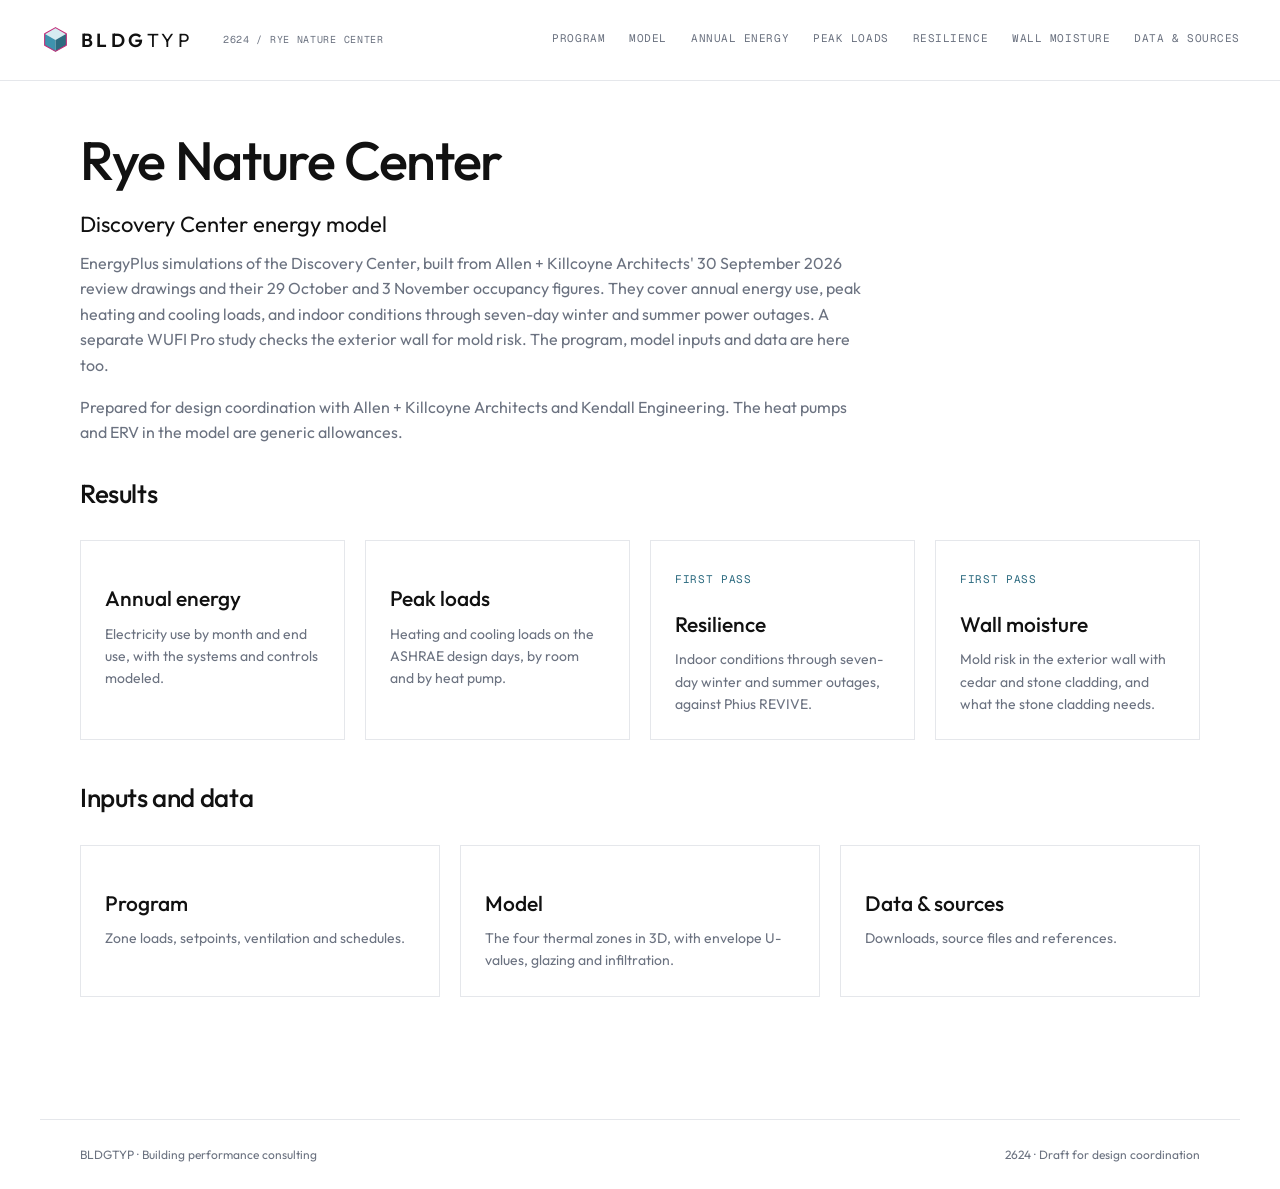
<file: site/index.html>
<!doctype html><html lang="en" data-theme="light"><head><meta charset="utf-8"><meta name="viewport" content="width=device-width,initial-scale=1"><meta name="robots" content="noindex,nofollow"><meta name="description" content="Rye Nature Center design energy model: inputs, geometry and simulation results."><title>Overview | Rye Nature Center | BLDGTYP</title><link rel="icon" href="assets/brand/favicon.svg"><link rel="stylesheet" href="assets/brand/tokens.css?v=dad3ee3fbd"><link rel="stylesheet" href="assets/brand/components.css?v=dad3ee3fbd"><link rel="stylesheet" href="assets/site.css?v=dad3ee3fbd"><link href="https://fonts.googleapis.com/css2?family=Outfit:wght@400;500;600&family=Geist:wght@400;500&family=Geist+Mono:wght@400&display=swap" rel="stylesheet"><script type="importmap">{"imports":{"three":"./assets/vendor/three/three.module.min.js"}}</script><script type="module" src="assets/app.js?v=dad3ee3fbd"></script></head><body><a class="skip" href="#main">Skip to content</a><header><div class="header-inner"><a class="brand" href="index.html"><img src="assets/brand/bldgtyp-icon.svg" alt="" width="31" height="31"><span>BLDG<span class="brand-light">TYP</span></span></a><a class="project-id" href="index.html">2624 / RYE NATURE CENTER</a><nav aria-label="Main navigation"><a class="type-mono-nav" href="program.html" >Program</a><a class="type-mono-nav" href="model.html" >Model</a><a class="type-mono-nav" href="annual-energy.html" >Annual energy</a><a class="type-mono-nav" href="peak-loads.html" >Peak loads</a><a class="type-mono-nav" href="resilience.html" >Resilience</a><a class="type-mono-nav" href="wall-moisture.html" >Wall moisture</a><a class="type-mono-nav" href="downloads.html" >Data & sources</a></nav></div></header><main id="main"><div class="page-heading"><h1>Rye Nature Center</h1><p class="lead">Discovery Center energy model</p><p>EnergyPlus simulations of the Discovery Center, built from Allen + Killcoyne Architects' 30 September 2026 review drawings and their 29 October and 3 November occupancy figures. They cover annual energy use, peak heating and cooling loads, and indoor conditions through seven-day winter and summer power outages. A separate WUFI Pro study checks the exterior wall for mold risk. The program, model inputs and data are here too.</p><p>Prepared for design coordination with Allen + Killcoyne Architects and Kendall Engineering. The heat pumps and ERV in the model are generic allowances.</p></div>
 <section><div class="section-title"><h2>Results</h2></div><div class="results-grid four"><a class="result-link" href="annual-energy.html"><h3>Annual energy</h3><p>Electricity use by month and end use, with the systems and controls modeled.</p></a><a class="result-link" href="peak-loads.html"><h3>Peak loads</h3><p>Heating and cooling loads on the ASHRAE design days, by room and by heat pump.</p></a><a class="result-link" href="resilience.html"><span class="status draft">First pass</span><h3>Resilience</h3><p>Indoor conditions through seven-day winter and summer outages, against Phius REVIVE.</p></a><a class="result-link" href="wall-moisture.html"><span class="status draft">First pass</span><h3>Wall moisture</h3><p>Mold risk in the exterior wall with cedar and stone cladding, and what the stone cladding needs.</p></a></div></section>
 <section><div class="section-title"><h2>Inputs and data</h2></div><div class="results-grid"><a class="result-link" href="program.html"><h3>Program</h3><p>Zone loads, setpoints, ventilation and schedules.</p></a><a class="result-link" href="model.html"><h3>Model</h3><p>The four thermal zones in 3D, with envelope U-values, glazing and infiltration.</p></a><a class="result-link" href="downloads.html"><h3>Data &amp; sources</h3><p>Downloads, source files and references.</p></a></div></section><noscript><p>JavaScript is needed for the interactive model and schedule charts. <a href="downloads/zone-inputs.csv">Download the zone inputs</a> or <a href="downloads/schedules.zip">schedule CSV files</a>.</p></noscript></main><footer><span>BLDGTYP · Building performance consulting</span><span>2624 · Draft for design coordination</span></footer></body></html>
</file>
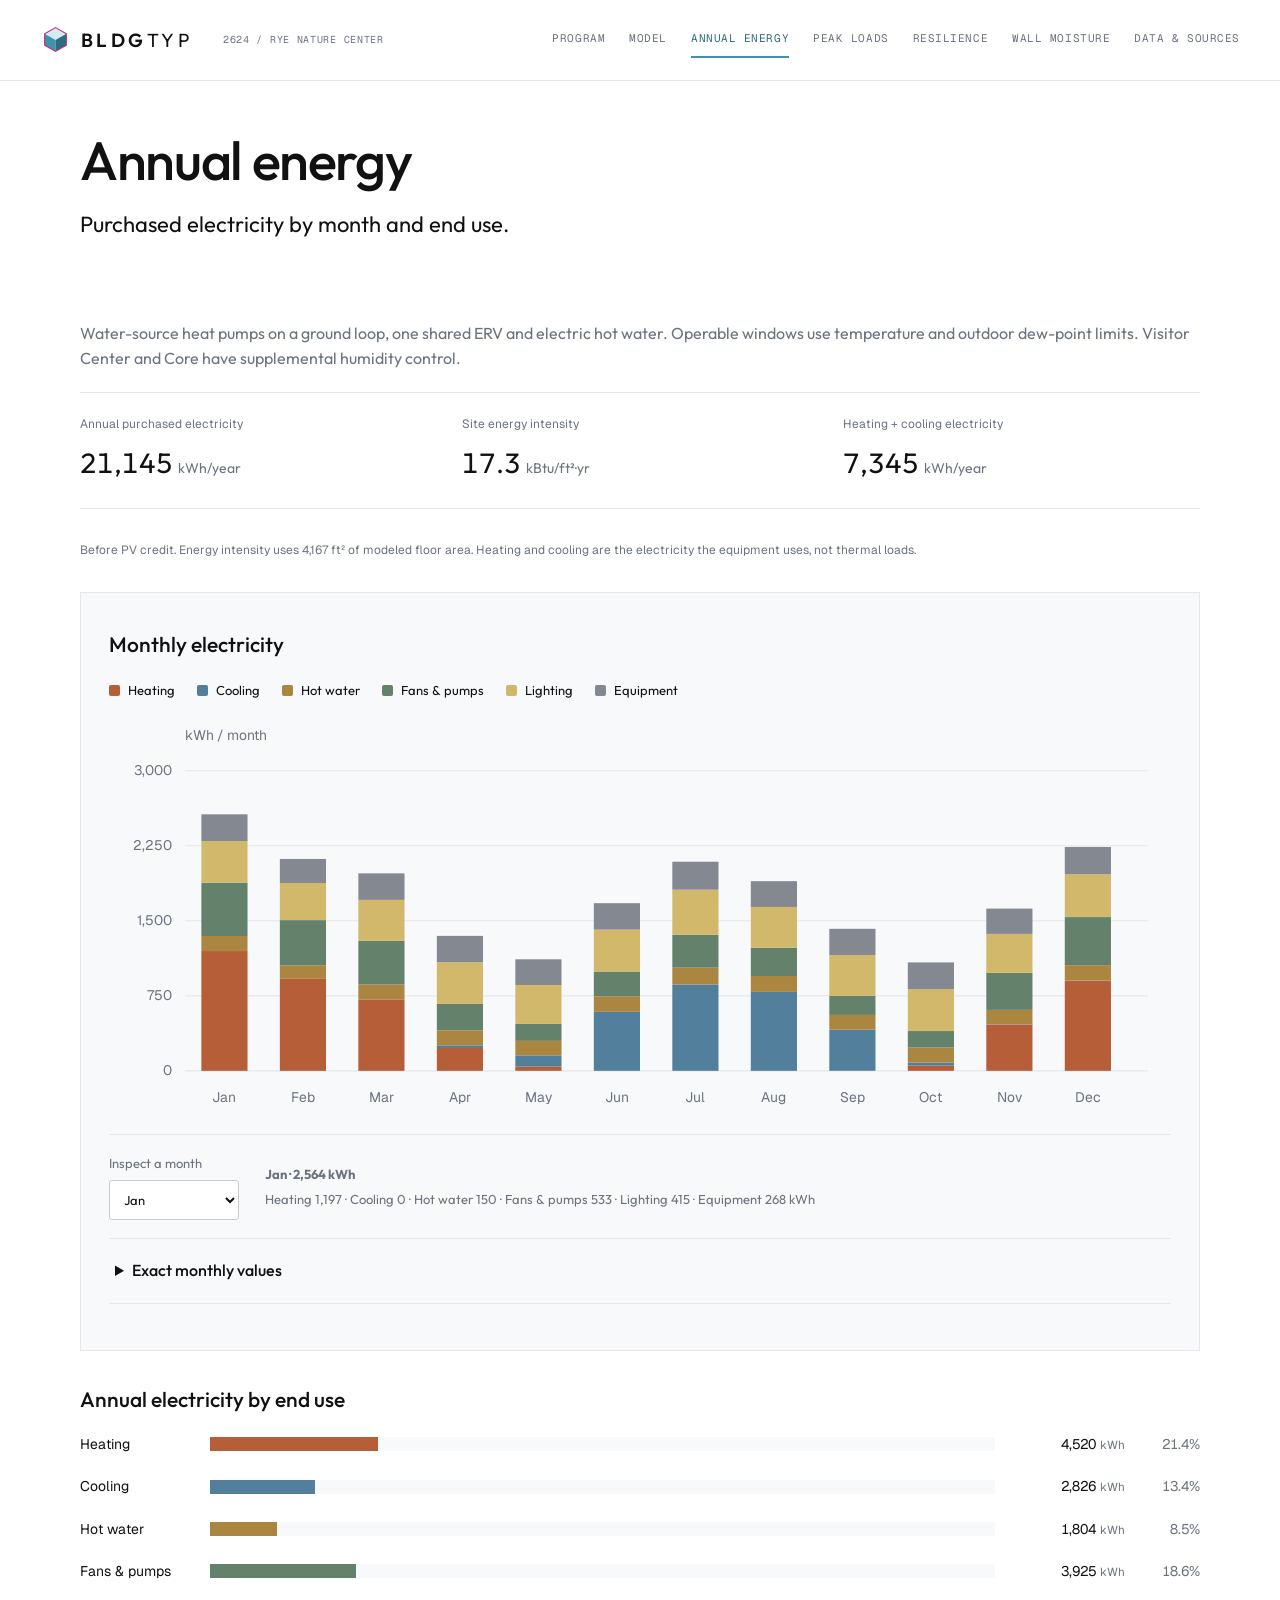
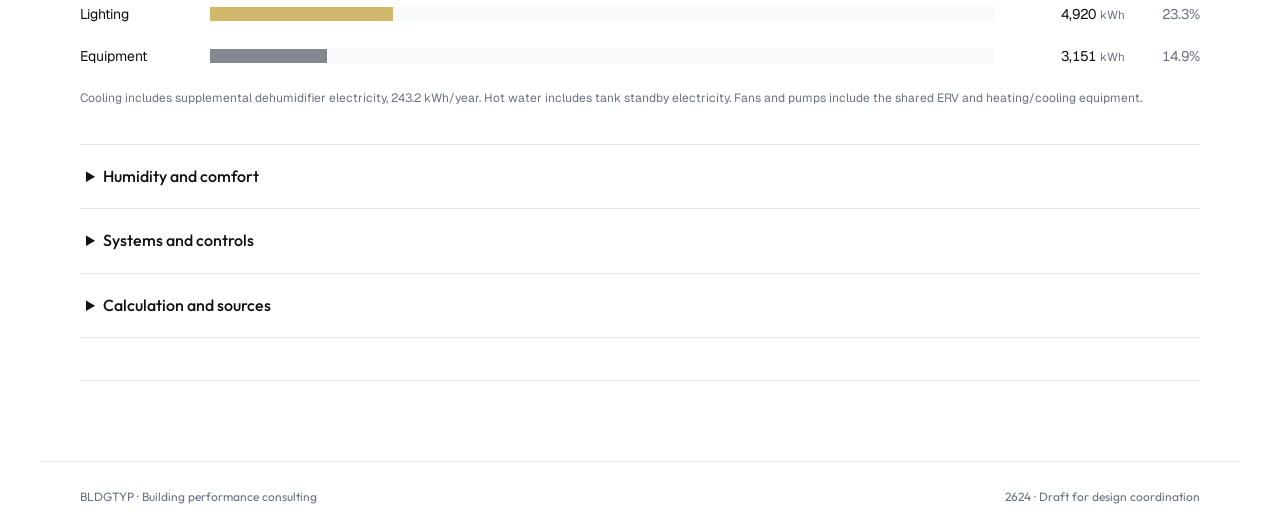
<file: site/annual-energy.html>
<!doctype html><html lang="en" data-theme="light"><head><meta charset="utf-8"><meta name="viewport" content="width=device-width,initial-scale=1"><meta name="robots" content="noindex,nofollow"><meta name="description" content="Rye Nature Center design energy model: inputs, geometry and simulation results."><title>Annual energy | Rye Nature Center | BLDGTYP</title><link rel="icon" href="assets/brand/favicon.svg"><link rel="stylesheet" href="assets/brand/tokens.css?v=dad3ee3fbd"><link rel="stylesheet" href="assets/brand/components.css?v=dad3ee3fbd"><link rel="stylesheet" href="assets/site.css?v=dad3ee3fbd"><link href="https://fonts.googleapis.com/css2?family=Outfit:wght@400;500;600&family=Geist:wght@400;500&family=Geist+Mono:wght@400&display=swap" rel="stylesheet"><script type="importmap">{"imports":{"three":"./assets/vendor/three/three.module.min.js"}}</script><script type="module" src="assets/app.js?v=dad3ee3fbd"></script></head><body><a class="skip" href="#main">Skip to content</a><header><div class="header-inner"><a class="brand" href="index.html"><img src="assets/brand/bldgtyp-icon.svg" alt="" width="31" height="31"><span>BLDG<span class="brand-light">TYP</span></span></a><a class="project-id" href="index.html">2624 / RYE NATURE CENTER</a><nav aria-label="Main navigation"><a class="type-mono-nav" href="program.html" >Program</a><a class="type-mono-nav" href="model.html" >Model</a><a class="type-mono-nav" href="annual-energy.html" aria-current="page">Annual energy</a><a class="type-mono-nav" href="peak-loads.html" >Peak loads</a><a class="type-mono-nav" href="resilience.html" >Resilience</a><a class="type-mono-nav" href="wall-moisture.html" >Wall moisture</a><a class="type-mono-nav" href="downloads.html" >Data & sources</a></nav></div></header><main id="main"><div class="page-heading"><h1>Annual energy</h1><p class="lead">Purchased electricity by month and end use.</p></div><div id="results" data-area="annual"><p role="status">Loading annual results…</p></div><noscript><p>JavaScript is needed for the interactive model and schedule charts. <a href="downloads/zone-inputs.csv">Download the zone inputs</a> or <a href="downloads/schedules.zip">schedule CSV files</a>.</p></noscript></main><footer><span>BLDGTYP · Building performance consulting</span><span>2624 · Draft for design coordination</span></footer></body></html>
</file>
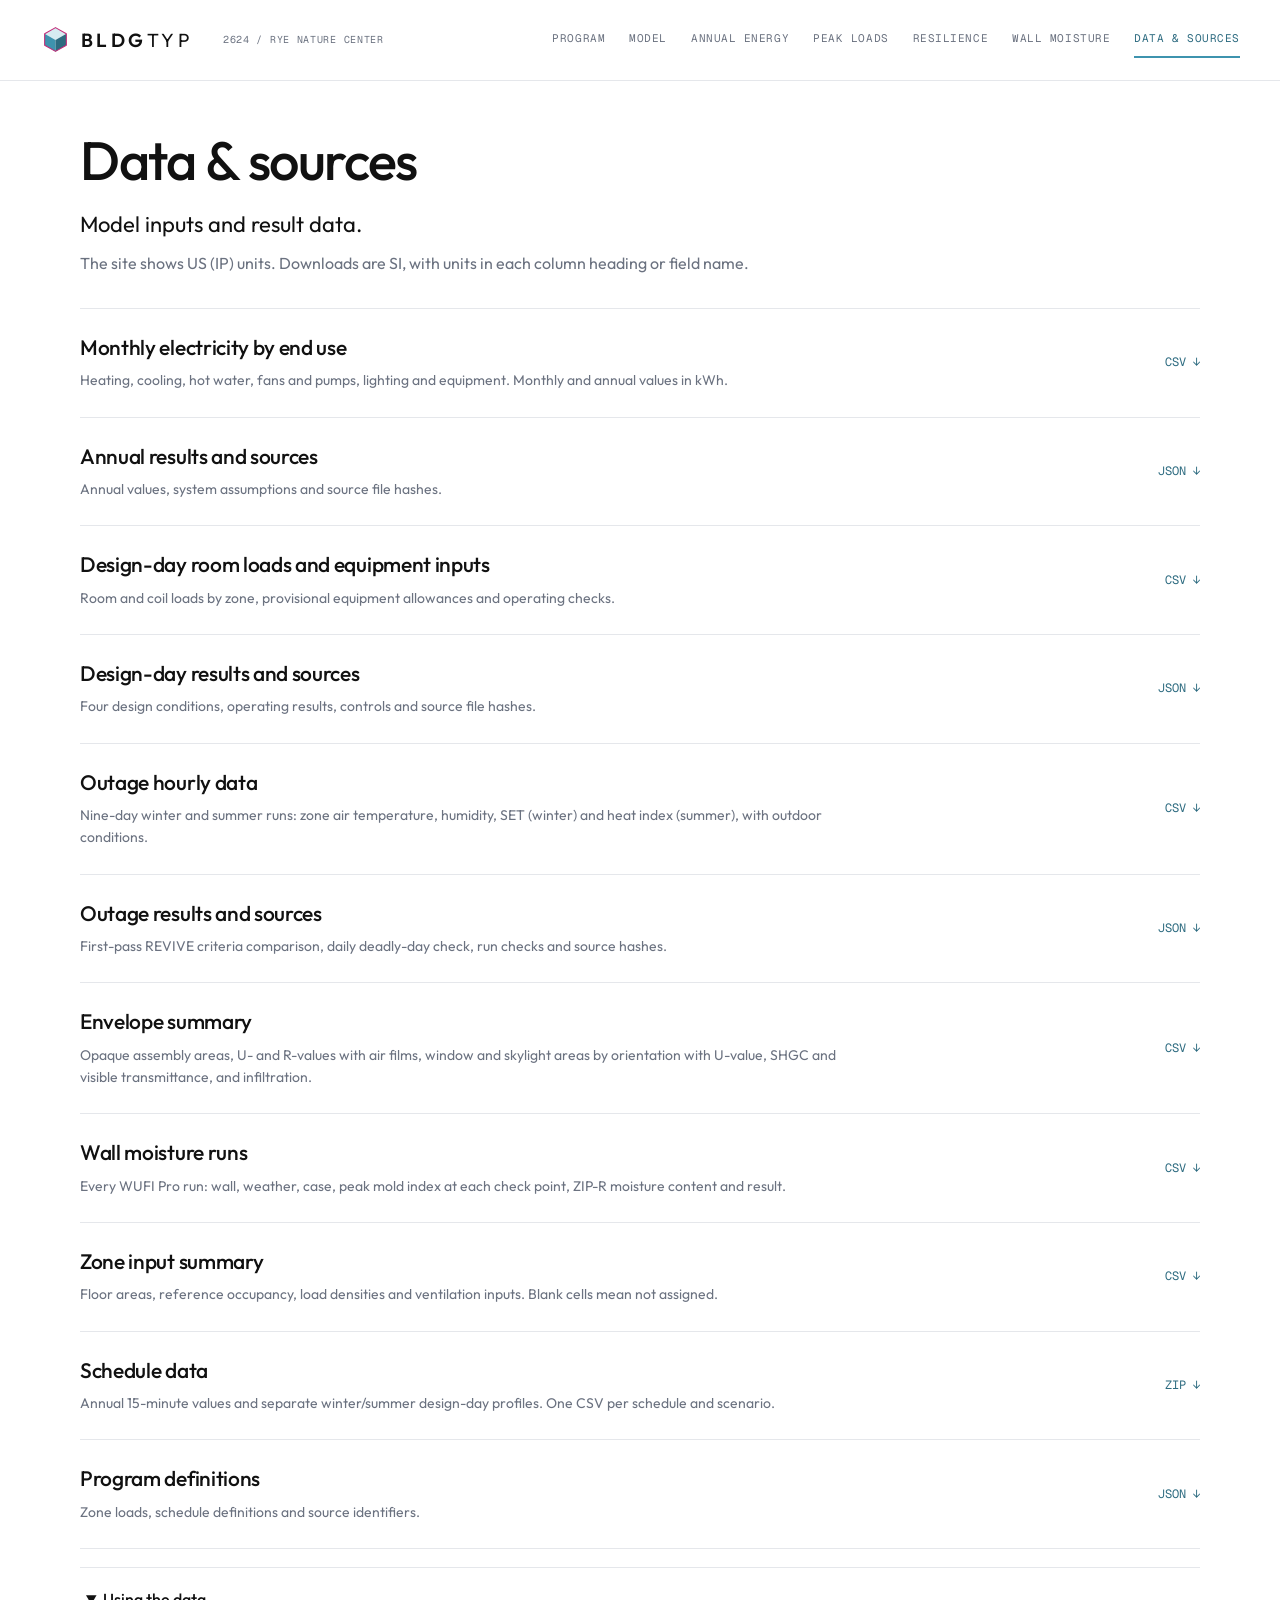
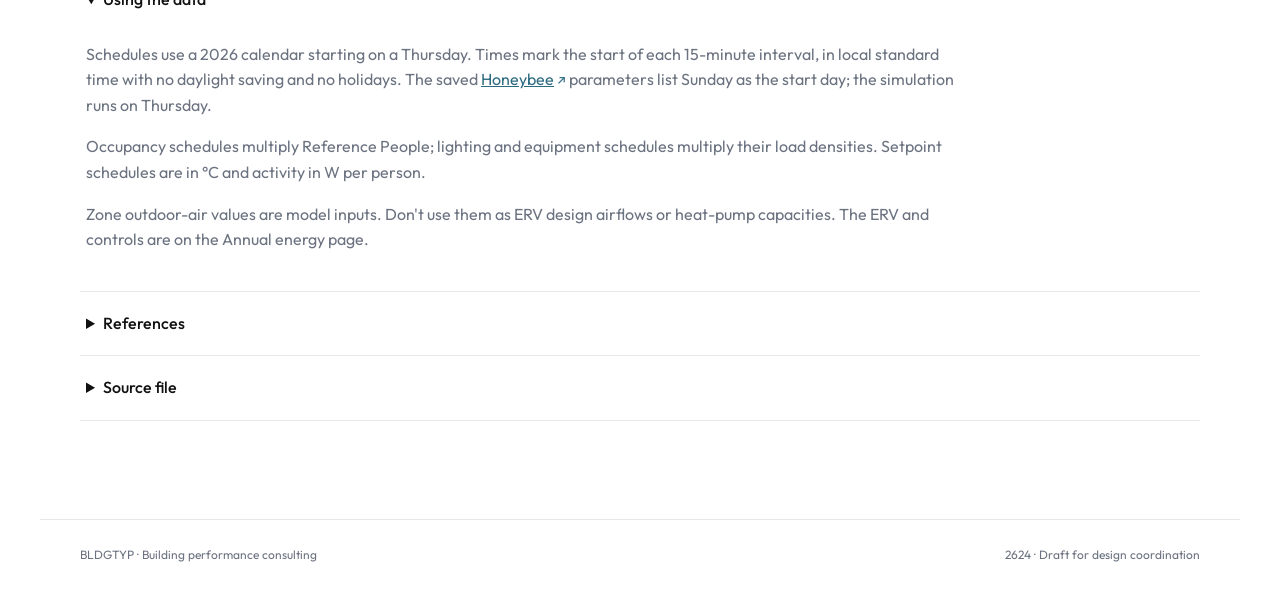
<file: site/downloads.html>
<!doctype html><html lang="en" data-theme="light"><head><meta charset="utf-8"><meta name="viewport" content="width=device-width,initial-scale=1"><meta name="robots" content="noindex,nofollow"><meta name="description" content="Rye Nature Center design energy model: inputs, geometry and simulation results."><title>Data & sources | Rye Nature Center | BLDGTYP</title><link rel="icon" href="assets/brand/favicon.svg"><link rel="stylesheet" href="assets/brand/tokens.css?v=dad3ee3fbd"><link rel="stylesheet" href="assets/brand/components.css?v=dad3ee3fbd"><link rel="stylesheet" href="assets/site.css?v=dad3ee3fbd"><link href="https://fonts.googleapis.com/css2?family=Outfit:wght@400;500;600&family=Geist:wght@400;500&family=Geist+Mono:wght@400&display=swap" rel="stylesheet"><script type="importmap">{"imports":{"three":"./assets/vendor/three/three.module.min.js"}}</script><script type="module" src="assets/app.js?v=dad3ee3fbd"></script></head><body><a class="skip" href="#main">Skip to content</a><header><div class="header-inner"><a class="brand" href="index.html"><img src="assets/brand/bldgtyp-icon.svg" alt="" width="31" height="31"><span>BLDG<span class="brand-light">TYP</span></span></a><a class="project-id" href="index.html">2624 / RYE NATURE CENTER</a><nav aria-label="Main navigation"><a class="type-mono-nav" href="program.html" >Program</a><a class="type-mono-nav" href="model.html" >Model</a><a class="type-mono-nav" href="annual-energy.html" >Annual energy</a><a class="type-mono-nav" href="peak-loads.html" >Peak loads</a><a class="type-mono-nav" href="resilience.html" >Resilience</a><a class="type-mono-nav" href="wall-moisture.html" >Wall moisture</a><a class="type-mono-nav" href="downloads.html" aria-current="page">Data & sources</a></nav></div></header><main id="main"><div class="page-heading"><h1>Data &amp; sources</h1><p class="lead">Model inputs and result data.</p><p>The site shows US (IP) units. Downloads are SI, with units in each column heading or field name.</p></div><div class="download-list"><a href="downloads/monthly-energy.csv" download><div><h2>Monthly electricity by end use</h2><p>Heating, cooling, hot water, fans and pumps, lighting and equipment. Monthly and annual values in kWh.</p></div><span>CSV ↓</span></a><a href="downloads/annual-results.json" download><div><h2>Annual results and sources</h2><p>Annual values, system assumptions and source file hashes.</p></div><span>JSON ↓</span></a><a href="downloads/design-day-loads.csv" download><div><h2>Design-day room loads and equipment inputs</h2><p>Room and coil loads by zone, provisional equipment allowances and operating checks.</p></div><span>CSV ↓</span></a><a href="downloads/design-day-results.json" download><div><h2>Design-day results and sources</h2><p>Four design conditions, operating results, controls and source file hashes.</p></div><span>JSON ↓</span></a><a href="downloads/resilience-hourly.csv" download><div><h2>Outage hourly data</h2><p>Nine-day winter and summer runs: zone air temperature, humidity, SET (winter) and heat index (summer), with outdoor conditions.</p></div><span>CSV ↓</span></a><a href="downloads/resilience-results.json" download><div><h2>Outage results and sources</h2><p>First-pass REVIVE criteria comparison, daily deadly-day check, run checks and source hashes.</p></div><span>JSON ↓</span></a><a href="downloads/envelope-summary.csv" download><div><h2>Envelope summary</h2><p>Opaque assembly areas, U- and R-values with air films, window and skylight areas by orientation with U-value, SHGC and visible transmittance, and infiltration.</p></div><span>CSV ↓</span></a><a href="downloads/wall-moisture-results.csv" download><div><h2>Wall moisture runs</h2><p>Every WUFI Pro run: wall, weather, case, peak mold index at each check point, ZIP-R moisture content and result.</p></div><span>CSV ↓</span></a><a href="downloads/zone-inputs.csv" download><div><h2>Zone input summary</h2><p>Floor areas, reference occupancy, load densities and ventilation inputs. Blank cells mean not assigned.</p></div><span>CSV ↓</span></a><a href="downloads/schedules.zip" download><div><h2>Schedule data</h2><p>Annual 15-minute values and separate winter/summer design-day profiles. One CSV per schedule and scenario.</p></div><span>ZIP ↓</span></a><a href="downloads/program-definitions.json" download><div><h2>Program definitions</h2><p>Zone loads, schedule definitions and source identifiers.</p></div><span>JSON ↓</span></a></div><details open><summary>Using the data</summary><div class="details-body"><p>Schedules use a 2026 calendar starting on a Thursday. Times mark the start of each 15-minute interval, in local standard time with no daylight saving and no holidays. The saved <a class="ext" href="https://www.ladybug.tools/honeybee.html" target="_blank" rel="noopener">Honeybee</a> parameters list Sunday as the start day; the simulation runs on Thursday.</p><p>Occupancy schedules multiply Reference People; lighting and equipment schedules multiply their load densities. Setpoint schedules are in °C and activity in W per person.</p><p>Zone outdoor-air values are model inputs. Don't use them as ERV design airflows or heat-pump capacities. The ERV and controls are on the Annual energy page.</p></div></details><details><summary>References</summary><div class="details-body"><p>Weather data, standards, products and software cited in this report, linked to the original source.</p><h3>Weather and climate</h3><ul class="reference-list"><li><a class="ext" href="https://climate.onebuilding.org/WMO_Region_4_North_and_Central_America/USA_United_States_of_America/NY_New_York/USA_NY_White.Plains-Westchester.County.AP.725037_TMYx.zip" target="_blank" rel="noopener">White Plains / Westchester County AP TMYx weather (EPW, DDY and STAT)</a> <span class="reference-source">Climate.OneBuilding.org</span><br><span class="caption">Annual weather, and the source of the four design-day records and the outage base weather.</span></li><li><a class="ext" href="https://ashrae-meteo.info/v3.0/?lat=41.062&amp;lng=-73.705&amp;place=%27%27&amp;wmo=725037" target="_blank" rel="noopener">ASHRAE climatic design conditions, Westchester County AP (WMO 725037)</a> <span class="reference-source">ashrae-meteo.info</span><br><span class="caption">Design days use the 2025 ASHRAE Handbook, Fundamentals values; choose 2025 on the page.</span></li></ul><h3>Standards and methods</h3><ul class="reference-list"><li><a class="ext" href="https://www.phius.org/phius-revive-2024-pilot-standard-document" target="_blank" rel="noopener">Phius REVIVE 2024 Pilot Standard v24.1.1</a> <span class="reference-source">Phius</span><br><span class="caption">Outage weather (6.1.2.1), winter criteria (6.3.2) and summer criteria (6.4.2).</span></li><li><a class="ext" href="https://www.weather.gov/ama/heatindex" target="_blank" rel="noopener">Heat index categories</a> <span class="reference-source">NOAA National Weather Service</span></li><li><a class="ext" href="https://doi.org/10.1038/nclimate3322" target="_blank" rel="noopener">Mora et al. (2017), Global risk of deadly heat, Nature Climate Change 7, 501 to 506</a> <span class="reference-source">doi:10.1038/nclimate3322</span><br><span class="caption">Basis of the REVIVE deadly-day limit.</span></li><li><a class="ext" href="https://bigladdersoftware.com/epx/docs/25-1/input-output-reference/group-location-climate-weather-file-access.html#sizingperioddesignday" target="_blank" rel="noopener">SizingPeriod:DesignDay, EnergyPlus Input Output Reference</a> <span class="reference-source">Big Ladder Software</span><br><span class="caption">How EnergyPlus builds a design day: daily temperature range and the ASHRAE clear-sky (tau) model.</span></li><li><a class="ext" href="https://basc.pnnl.gov/library/criteria-moisture-control-design-analysis-buildings-ansiashrae-160-2021" target="_blank" rel="noopener">ANSI/ASHRAE Standard 160-2021, Criteria for Moisture-Control Design Analysis in Buildings</a> <span class="reference-source">PNNL Building America Solution Center (catalog entry)</span><br><span class="caption">Indoor moisture, rain leakage and the mold-index limit used on the Wall moisture page.</span></li></ul><h3>Products</h3><ul class="reference-list"><li><a class="ext" href="https://www.huberwood.com/uploads/documents/technical/Stucco-Adhered-Stone-IBC-over-ZIP-System-sheathing-Tech-Tip-Wall-ZIP-System_2021-02-05-205000.pdf" target="_blank" rel="noopener">Hard Coat Stucco/Adhered Stone over ZIP System Sheathing in Accordance with IBC (HUB 9213)</a> <span class="reference-source">Huber Engineered Woods tech tip</span><br><span class="caption">A second water-resistive barrier over ZIP System sheathing, and the 2021 IBC drainage space of at least 3/16 in in moist and marine climates.</span></li><li><a class="ext" href="https://www.huberwood.com/uploads/documents/technical/ZIP-System-R-sheathing-Installation-Manual.pdf" target="_blank" rel="noopener">ZIP System R-sheathing Installation Manual (HUB 3021, rev. 02/12/2025)</a> <span class="reference-source">Huber Engineered Woods</span><br><span class="caption">Notes and limitations (pages 6 to 8), cladding fasteners (page 23) and adhered stone (page 39).</span></li><li><a class="ext" href="https://icc-es.org/wp-content/uploads/report-directory/ESR-3373.pdf" target="_blank" rel="noopener">ICC-ES ESR-3373, ZIP System R-Sheathing (revised October 2025)</a> <span class="reference-source">ICC Evaluation Service</span><br><span class="caption">Evaluated uses (walls of Type V construction) and conditions of use.</span></li><li><a class="ext" href="https://www.huberwood.com/uploads/documents/technical/Installation-Manual-for-ZIP-System-Rainscreen.pdf" target="_blank" rel="noopener">ZIP System Rainscreen Installation Manual (HUB 82460, rev. 08/01/23)</a> <span class="reference-source">Huber Engineered Woods</span><br><span class="caption">Drainage mat whose vapor-permeable fabric face, with taped vertical seams, serves as the second water-resistive barrier (pages 4 and 5).</span></li><li><a class="ext" href="https://www.dorken.com/en/our-products/products/commercial/delta-dry-lath.php" target="_blank" rel="noopener">DELTA-DRY &amp; LATH</a> <span class="reference-source">Dörken Systems</span><br><span class="caption">Drainage mat with built-in lath, modeled behind the stone.</span></li></ul><h3>Software</h3><ul class="reference-list"><li><a class="ext" href="https://wufi.de/en/software/wufi-pro/" target="_blank" rel="noopener">WUFI Pro</a> <span class="reference-source">Fraunhofer IBP</span><br><span class="caption">Hourly heat and moisture simulation of the wall assemblies.</span></li><li><a class="ext" href="https://github.com/NatLabRockies/EnergyPlus/releases/tag/v25.1.0" target="_blank" rel="noopener">EnergyPlus 25.1.0</a> <span class="reference-source">GitHub release</span></li><li><a class="ext" href="https://github.com/NatLabRockies/OpenStudio/releases/tag/v3.10.0" target="_blank" rel="noopener">OpenStudio 3.10.0</a> <span class="reference-source">GitHub release</span></li><li><a class="ext" href="https://bigladdersoftware.com/projects/kiva/" target="_blank" rel="noopener">Kiva ground heat transfer</a> <span class="reference-source">Big Ladder Software</span><br><span class="caption">Slab-ground model in the annual and outage runs.</span></li><li><a class="ext" href="https://www.ladybug.tools/honeybee.html" target="_blank" rel="noopener">Honeybee</a> <span class="reference-source">Ladybug Tools</span><br><span class="caption">Builds the model and writes the simulation inputs.</span></li><li><a class="ext" href="https://www.ladybug.tools/honeybee-schema/model.html" target="_blank" rel="noopener">HBJSON model schema</a> <span class="reference-source">Ladybug Tools</span></li><li><a class="ext" href="https://github.com/PH-Tools/honeybee_REVIVE" target="_blank" rel="noopener">honeybee-REVIVE</a> <span class="reference-source">PH-Tools</span><br><span class="caption">Builds the outage weather from the TMYx file and calculates SET.</span></li></ul></div></details><details><summary>Source file</summary><div class="details-body" id="provenance"></div></details><noscript><p>JavaScript is needed for the interactive model and schedule charts. <a href="downloads/zone-inputs.csv">Download the zone inputs</a> or <a href="downloads/schedules.zip">schedule CSV files</a>.</p></noscript></main><footer><span>BLDGTYP · Building performance consulting</span><span>2624 · Draft for design coordination</span></footer></body></html>
</file>
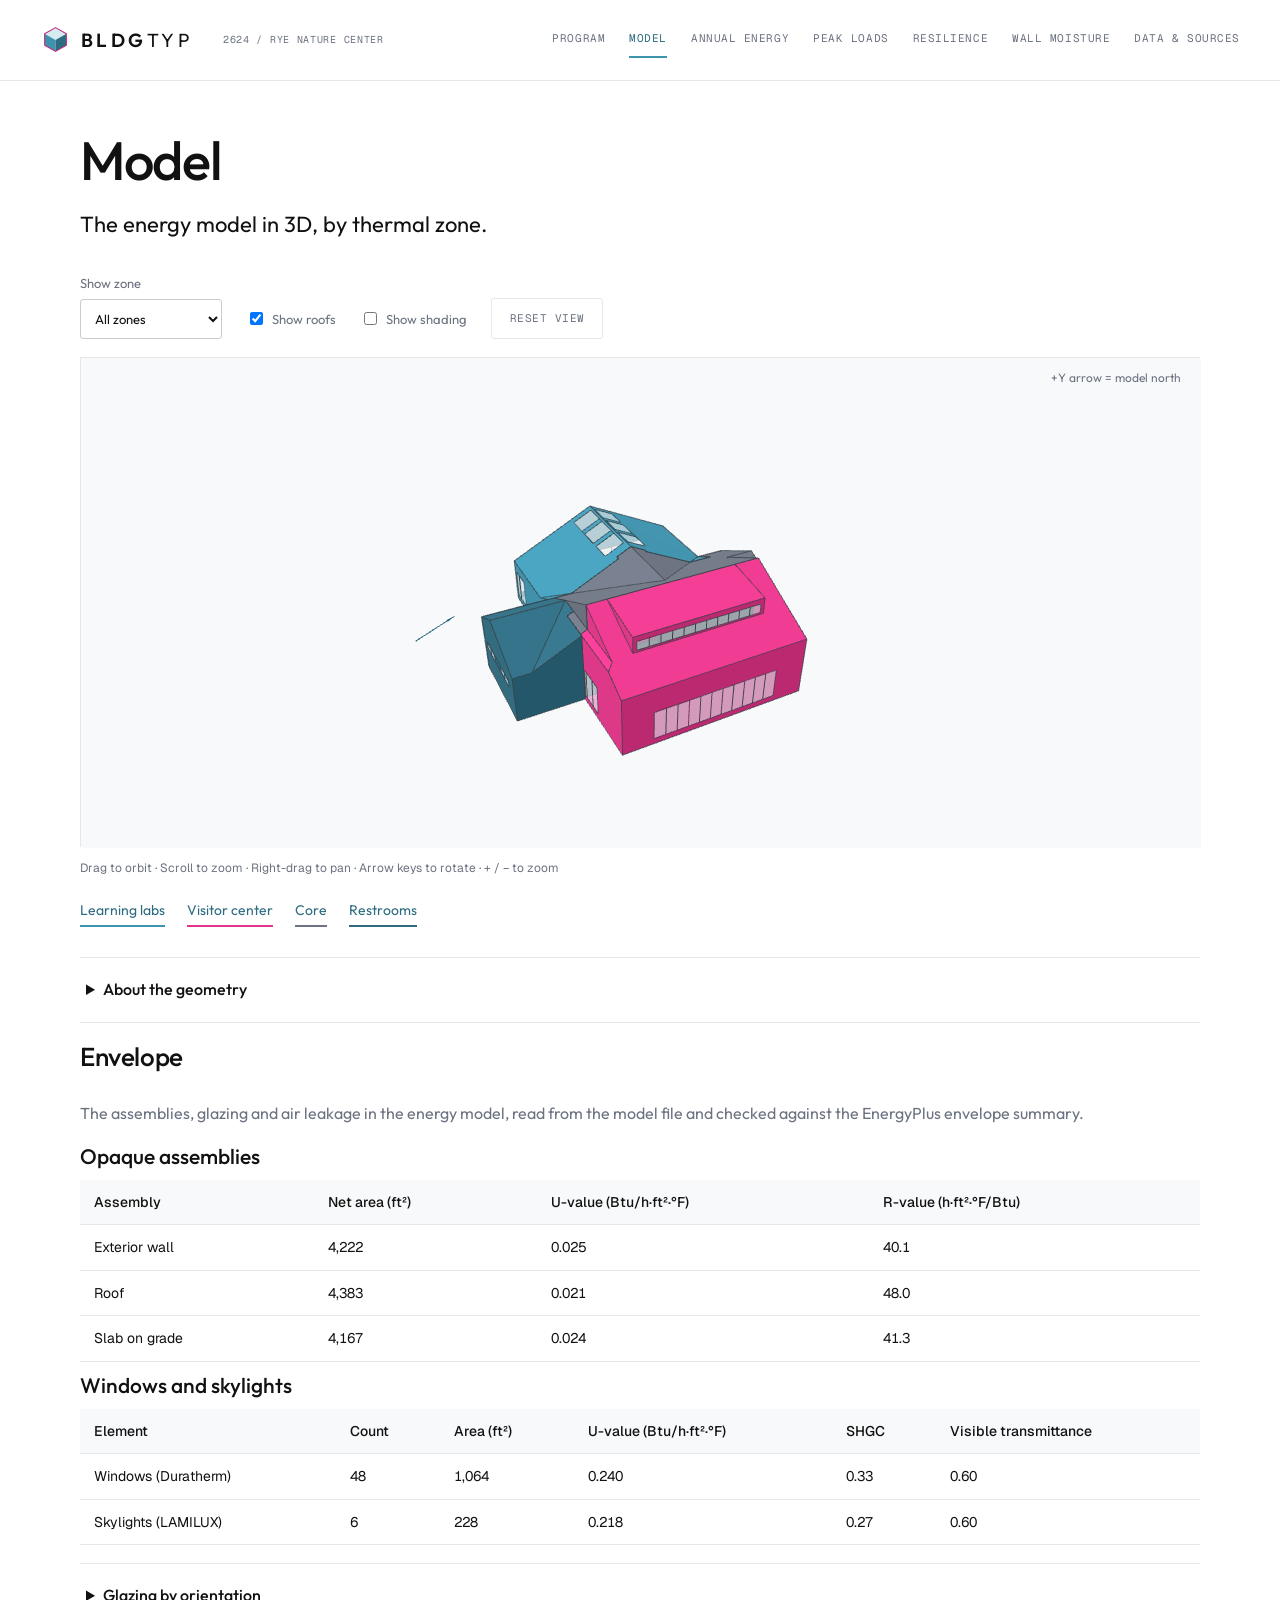
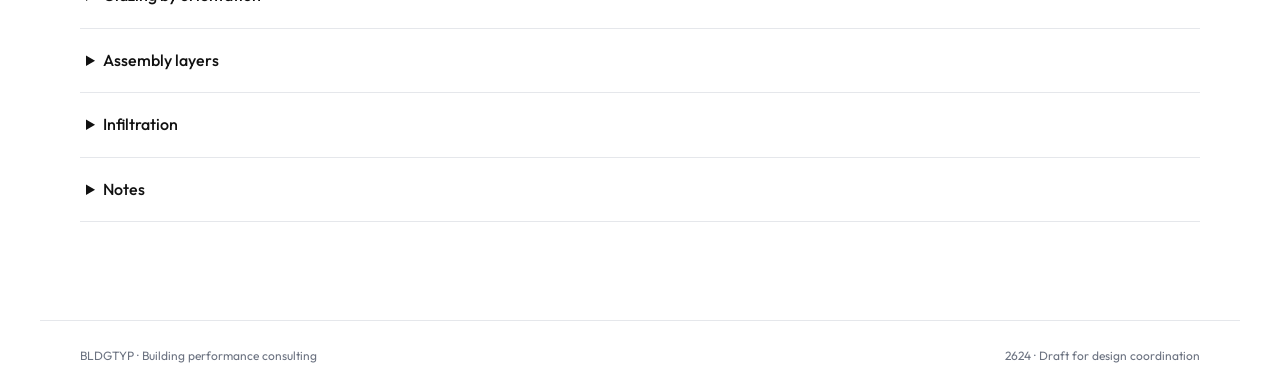
<file: site/model.html>
<!doctype html><html lang="en" data-theme="light"><head><meta charset="utf-8"><meta name="viewport" content="width=device-width,initial-scale=1"><meta name="robots" content="noindex,nofollow"><meta name="description" content="Rye Nature Center design energy model: inputs, geometry and simulation results."><title>Model | Rye Nature Center | BLDGTYP</title><link rel="icon" href="assets/brand/favicon.svg"><link rel="stylesheet" href="assets/brand/tokens.css?v=dad3ee3fbd"><link rel="stylesheet" href="assets/brand/components.css?v=dad3ee3fbd"><link rel="stylesheet" href="assets/site.css?v=dad3ee3fbd"><link href="https://fonts.googleapis.com/css2?family=Outfit:wght@400;500;600&family=Geist:wght@400;500&family=Geist+Mono:wght@400&display=swap" rel="stylesheet"><script type="importmap">{"imports":{"three":"./assets/vendor/three/three.module.min.js"}}</script><script type="module" src="assets/app.js?v=dad3ee3fbd"></script></head><body><a class="skip" href="#main">Skip to content</a><header><div class="header-inner"><a class="brand" href="index.html"><img src="assets/brand/bldgtyp-icon.svg" alt="" width="31" height="31"><span>BLDG<span class="brand-light">TYP</span></span></a><a class="project-id" href="index.html">2624 / RYE NATURE CENTER</a><nav aria-label="Main navigation"><a class="type-mono-nav" href="program.html" >Program</a><a class="type-mono-nav" href="model.html" aria-current="page">Model</a><a class="type-mono-nav" href="annual-energy.html" >Annual energy</a><a class="type-mono-nav" href="peak-loads.html" >Peak loads</a><a class="type-mono-nav" href="resilience.html" >Resilience</a><a class="type-mono-nav" href="wall-moisture.html" >Wall moisture</a><a class="type-mono-nav" href="downloads.html" >Data & sources</a></nav></div></header><main id="main"><div class="page-heading"><h1>Model</h1><p class="lead">The energy model in 3D, by thermal zone.</p></div><div class="viewer-toolbar"><label>Show zone <select id="model-zone"><option value="all">All zones</option></select></label><label class="check"><input type="checkbox" id="roofs" checked> Show roofs</label><label class="check"><input type="checkbox" id="shades"> Show shading</label><button class="btn-ghost small" id="reset-view">Reset view</button></div><div id="viewer" tabindex="0" aria-label="Interactive 3D energy model. Drag to orbit, scroll to zoom, right drag to pan. Arrow keys rotate; plus and minus zoom."><p role="status">Loading geometry…</p></div><p class="caption">Drag to orbit · Scroll to zoom · Right-drag to pan · Arrow keys to rotate · + / − to zoom</p><div id="model-legend" class="zone-legend"></div><details><summary>About the geometry</summary><div class="details-body"><p>Clear Show roofs to see into the zones. Show shading adds roof overhangs, trees, site elements and neighboring masses in gray. The trees pass 25% of sunlight in leaf, from mid-May to mid-October, and 70% bare. Both values are rule-of-thumb estimates for a deciduous canopy. Zone boundaries are the energy model's thermal zones and differ from the room layout in the drawings.</p><div id="geometry-info"></div><a class="link" href="program.html">Inspect zone inputs →</a></div></details><section id="envelope"><p role="status">Loading envelope inputs…</p></section><noscript><p>JavaScript is needed for the interactive model and schedule charts. <a href="downloads/zone-inputs.csv">Download the zone inputs</a> or <a href="downloads/schedules.zip">schedule CSV files</a>.</p></noscript></main><footer><span>BLDGTYP · Building performance consulting</span><span>2624 · Draft for design coordination</span></footer></body></html>
</file>
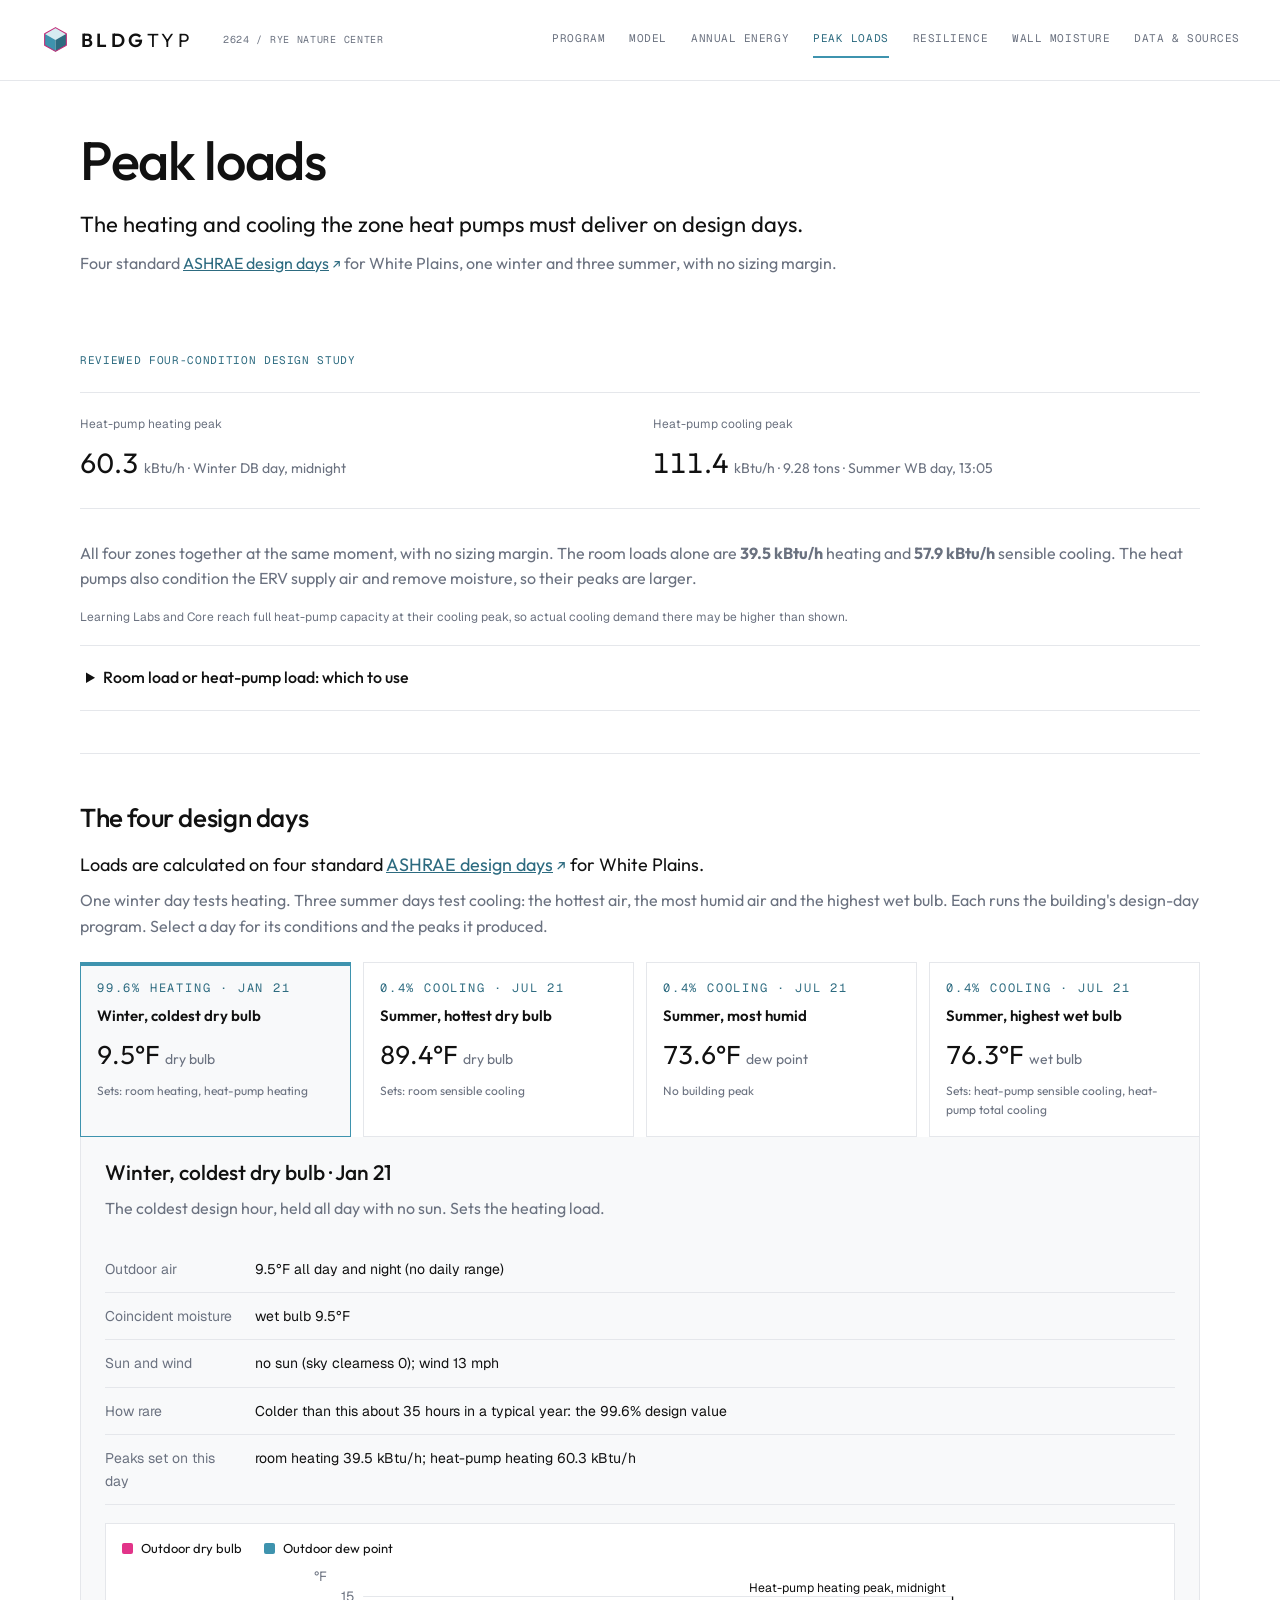
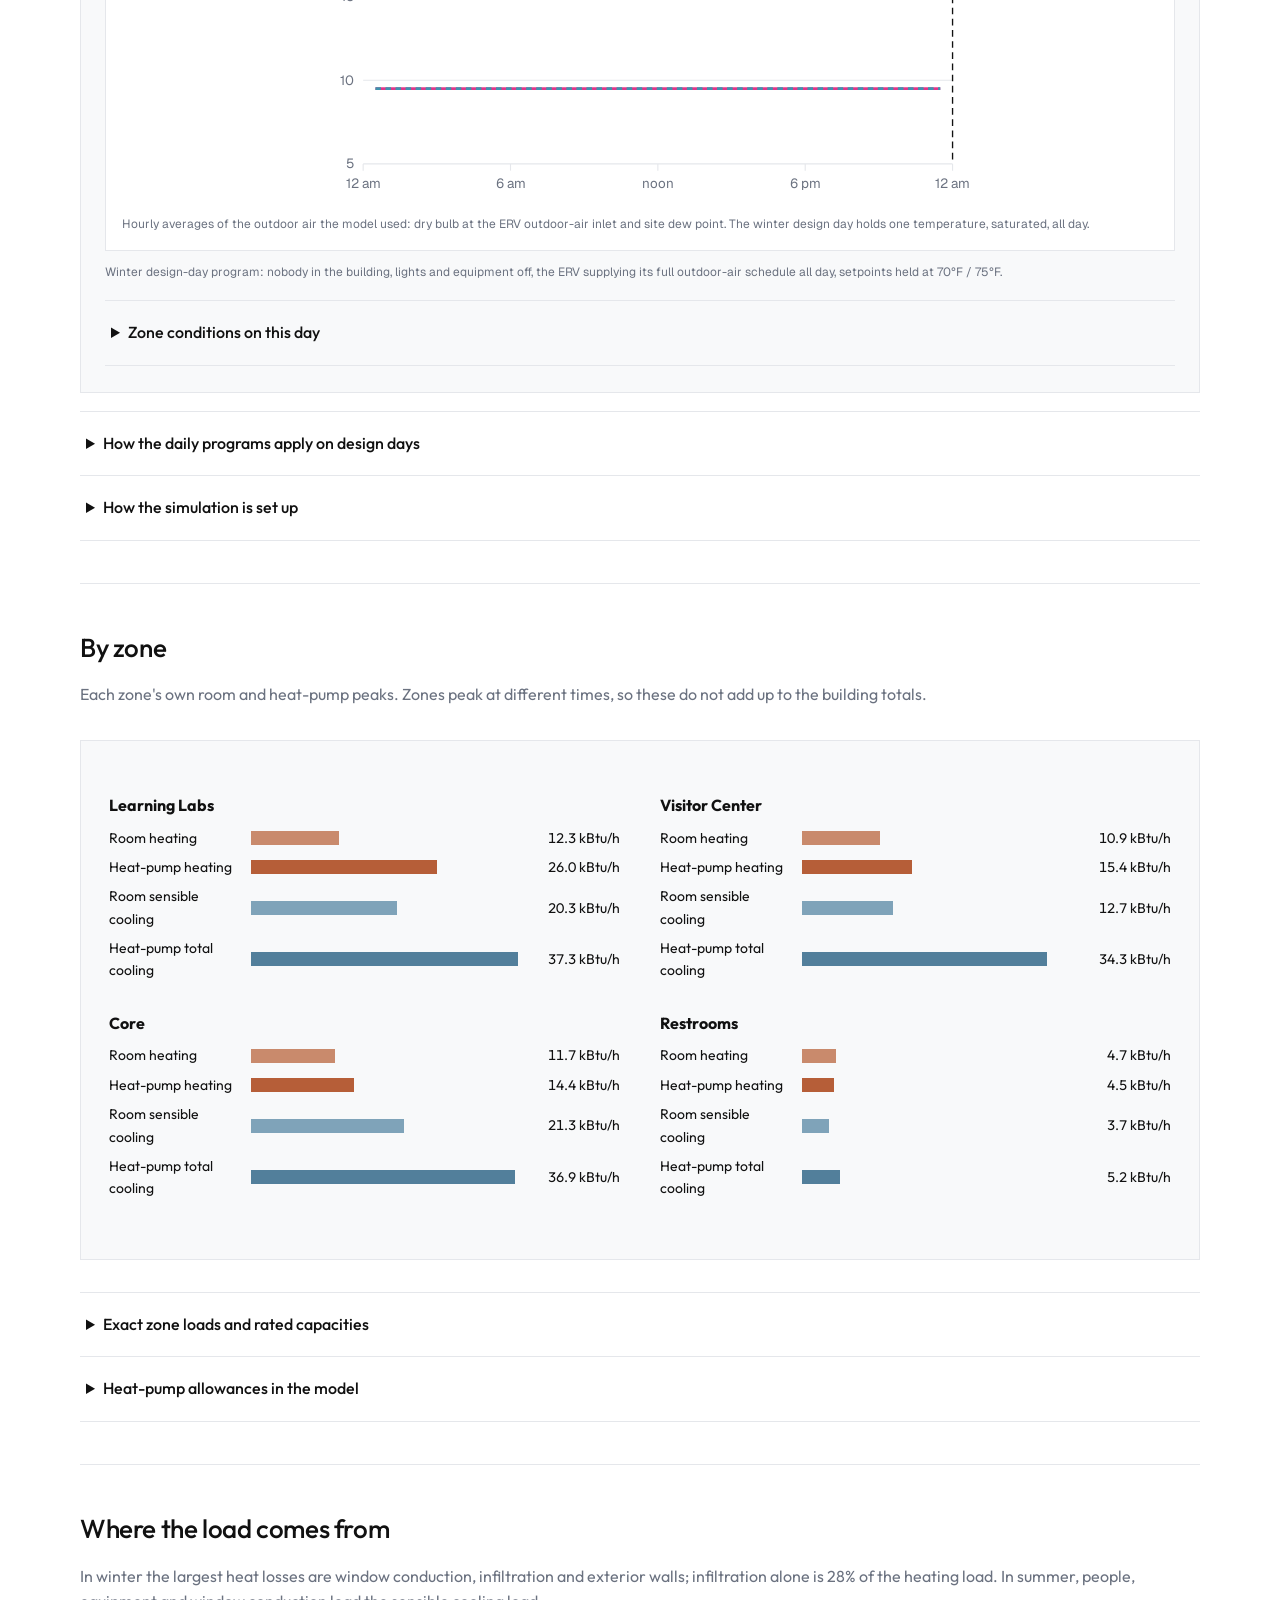
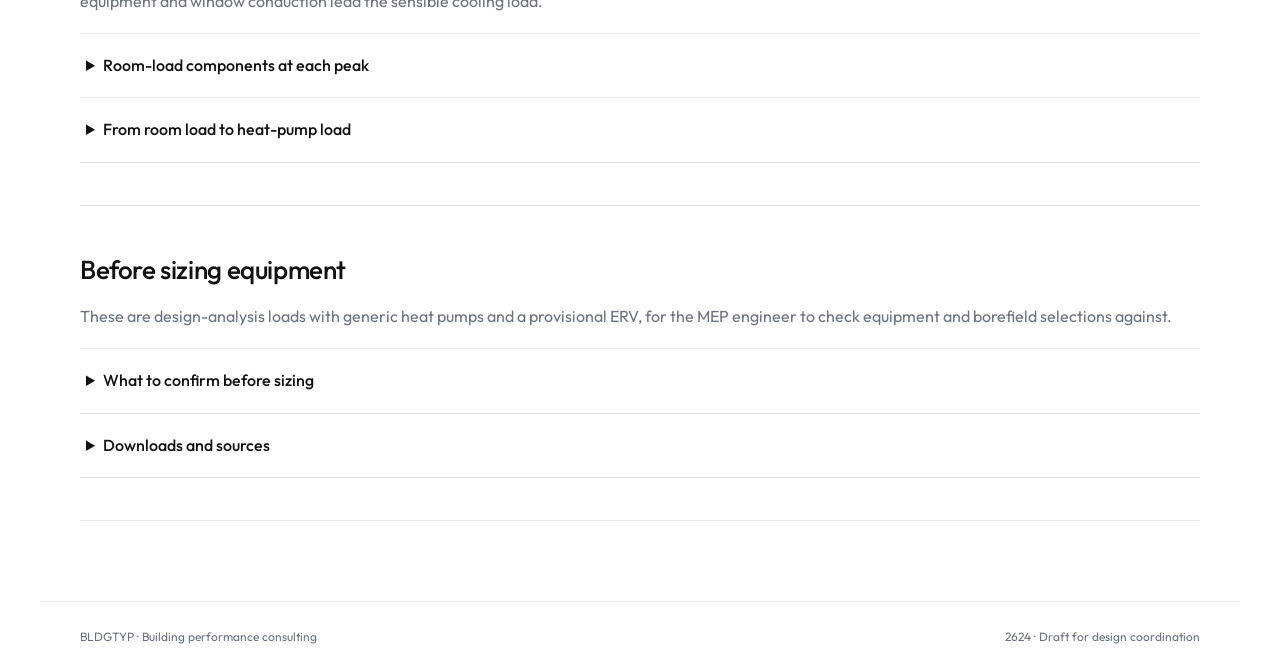
<file: site/peak-loads.html>
<!doctype html><html lang="en" data-theme="light"><head><meta charset="utf-8"><meta name="viewport" content="width=device-width,initial-scale=1"><meta name="robots" content="noindex,nofollow"><meta name="description" content="Rye Nature Center design energy model: inputs, geometry and simulation results."><title>Peak loads | Rye Nature Center | BLDGTYP</title><link rel="icon" href="assets/brand/favicon.svg"><link rel="stylesheet" href="assets/brand/tokens.css?v=dad3ee3fbd"><link rel="stylesheet" href="assets/brand/components.css?v=dad3ee3fbd"><link rel="stylesheet" href="assets/site.css?v=dad3ee3fbd"><link href="https://fonts.googleapis.com/css2?family=Outfit:wght@400;500;600&family=Geist:wght@400;500&family=Geist+Mono:wght@400&display=swap" rel="stylesheet"><script type="importmap">{"imports":{"three":"./assets/vendor/three/three.module.min.js"}}</script><script type="module" src="assets/app.js?v=dad3ee3fbd"></script></head><body><a class="skip" href="#main">Skip to content</a><header><div class="header-inner"><a class="brand" href="index.html"><img src="assets/brand/bldgtyp-icon.svg" alt="" width="31" height="31"><span>BLDG<span class="brand-light">TYP</span></span></a><a class="project-id" href="index.html">2624 / RYE NATURE CENTER</a><nav aria-label="Main navigation"><a class="type-mono-nav" href="program.html" >Program</a><a class="type-mono-nav" href="model.html" >Model</a><a class="type-mono-nav" href="annual-energy.html" >Annual energy</a><a class="type-mono-nav" href="peak-loads.html" aria-current="page">Peak loads</a><a class="type-mono-nav" href="resilience.html" >Resilience</a><a class="type-mono-nav" href="wall-moisture.html" >Wall moisture</a><a class="type-mono-nav" href="downloads.html" >Data & sources</a></nav></div></header><main id="main"><div class="page-heading"><h1>Peak loads</h1><p class="lead">The heating and cooling the zone heat pumps must deliver on design days.</p><p>Four standard <a class="ext" href="https://ashrae-meteo.info/v3.0/?lat=41.062&amp;lng=-73.705&amp;place=%27%27&amp;wmo=725037" target="_blank" rel="noopener">ASHRAE design days</a> for White Plains, one winter and three summer, with no sizing margin.</p></div><div id="results" data-area="peaks"><p role="status">Loading design-day results…</p></div><noscript><p>JavaScript is needed for the interactive model and schedule charts. <a href="downloads/zone-inputs.csv">Download the zone inputs</a> or <a href="downloads/schedules.zip">schedule CSV files</a>.</p></noscript></main><footer><span>BLDGTYP · Building performance consulting</span><span>2624 · Draft for design coordination</span></footer></body></html>
</file>
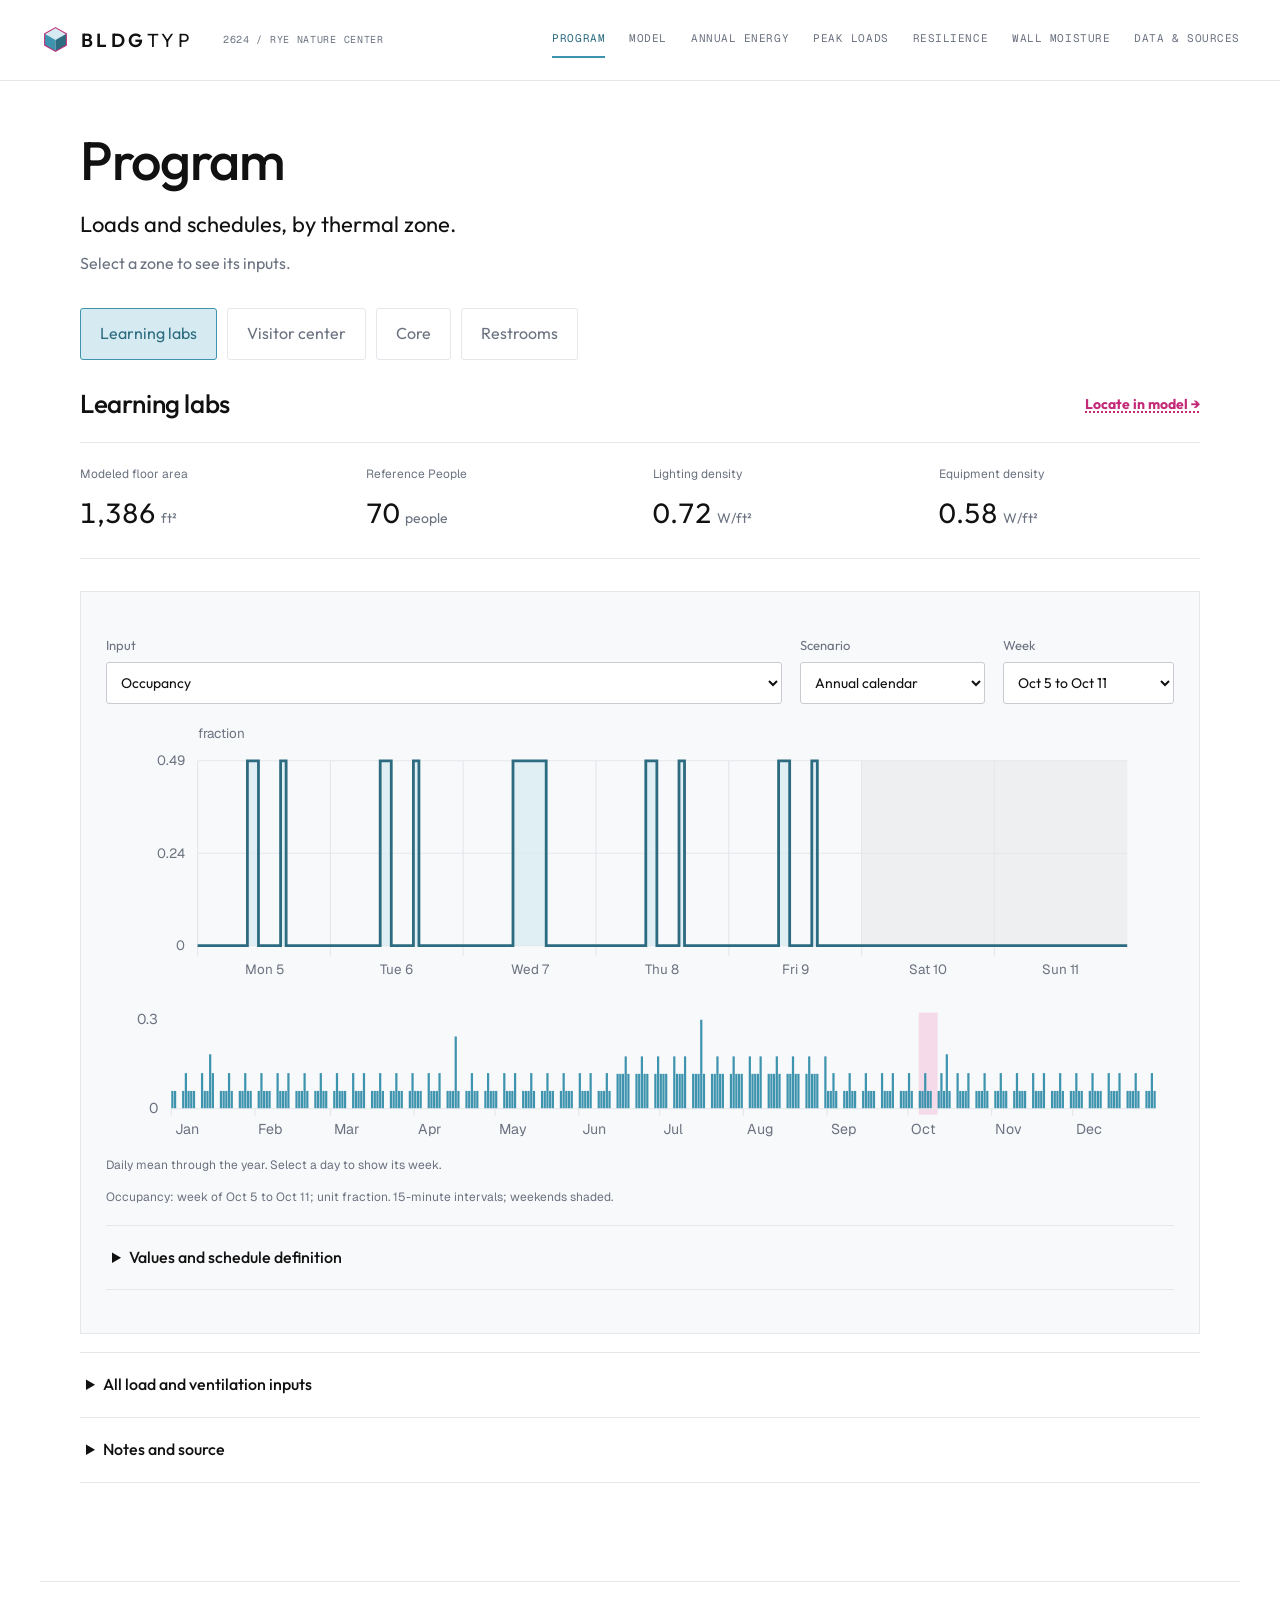
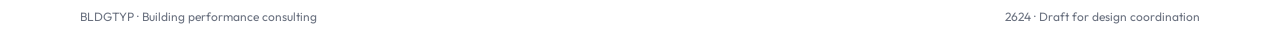
<file: site/program.html>
<!doctype html><html lang="en" data-theme="light"><head><meta charset="utf-8"><meta name="viewport" content="width=device-width,initial-scale=1"><meta name="robots" content="noindex,nofollow"><meta name="description" content="Rye Nature Center design energy model: inputs, geometry and simulation results."><title>Program | Rye Nature Center | BLDGTYP</title><link rel="icon" href="assets/brand/favicon.svg"><link rel="stylesheet" href="assets/brand/tokens.css?v=dad3ee3fbd"><link rel="stylesheet" href="assets/brand/components.css?v=dad3ee3fbd"><link rel="stylesheet" href="assets/site.css?v=dad3ee3fbd"><link href="https://fonts.googleapis.com/css2?family=Outfit:wght@400;500;600&family=Geist:wght@400;500&family=Geist+Mono:wght@400&display=swap" rel="stylesheet"><script type="importmap">{"imports":{"three":"./assets/vendor/three/three.module.min.js"}}</script><script type="module" src="assets/app.js?v=dad3ee3fbd"></script></head><body><a class="skip" href="#main">Skip to content</a><header><div class="header-inner"><a class="brand" href="index.html"><img src="assets/brand/bldgtyp-icon.svg" alt="" width="31" height="31"><span>BLDG<span class="brand-light">TYP</span></span></a><a class="project-id" href="index.html">2624 / RYE NATURE CENTER</a><nav aria-label="Main navigation"><a class="type-mono-nav" href="program.html" aria-current="page">Program</a><a class="type-mono-nav" href="model.html" >Model</a><a class="type-mono-nav" href="annual-energy.html" >Annual energy</a><a class="type-mono-nav" href="peak-loads.html" >Peak loads</a><a class="type-mono-nav" href="resilience.html" >Resilience</a><a class="type-mono-nav" href="wall-moisture.html" >Wall moisture</a><a class="type-mono-nav" href="downloads.html" >Data & sources</a></nav></div></header><main id="main"><div class="page-heading"><h1>Program</h1><p class="lead">Loads and schedules, by thermal zone.</p><p>Select a zone to see its inputs.</p></div><div id="program"><p role="status">Loading zone inputs…</p></div><noscript><p>JavaScript is needed for the interactive model and schedule charts. <a href="downloads/zone-inputs.csv">Download the zone inputs</a> or <a href="downloads/schedules.zip">schedule CSV files</a>.</p></noscript></main><footer><span>BLDGTYP · Building performance consulting</span><span>2624 · Draft for design coordination</span></footer></body></html>
</file>
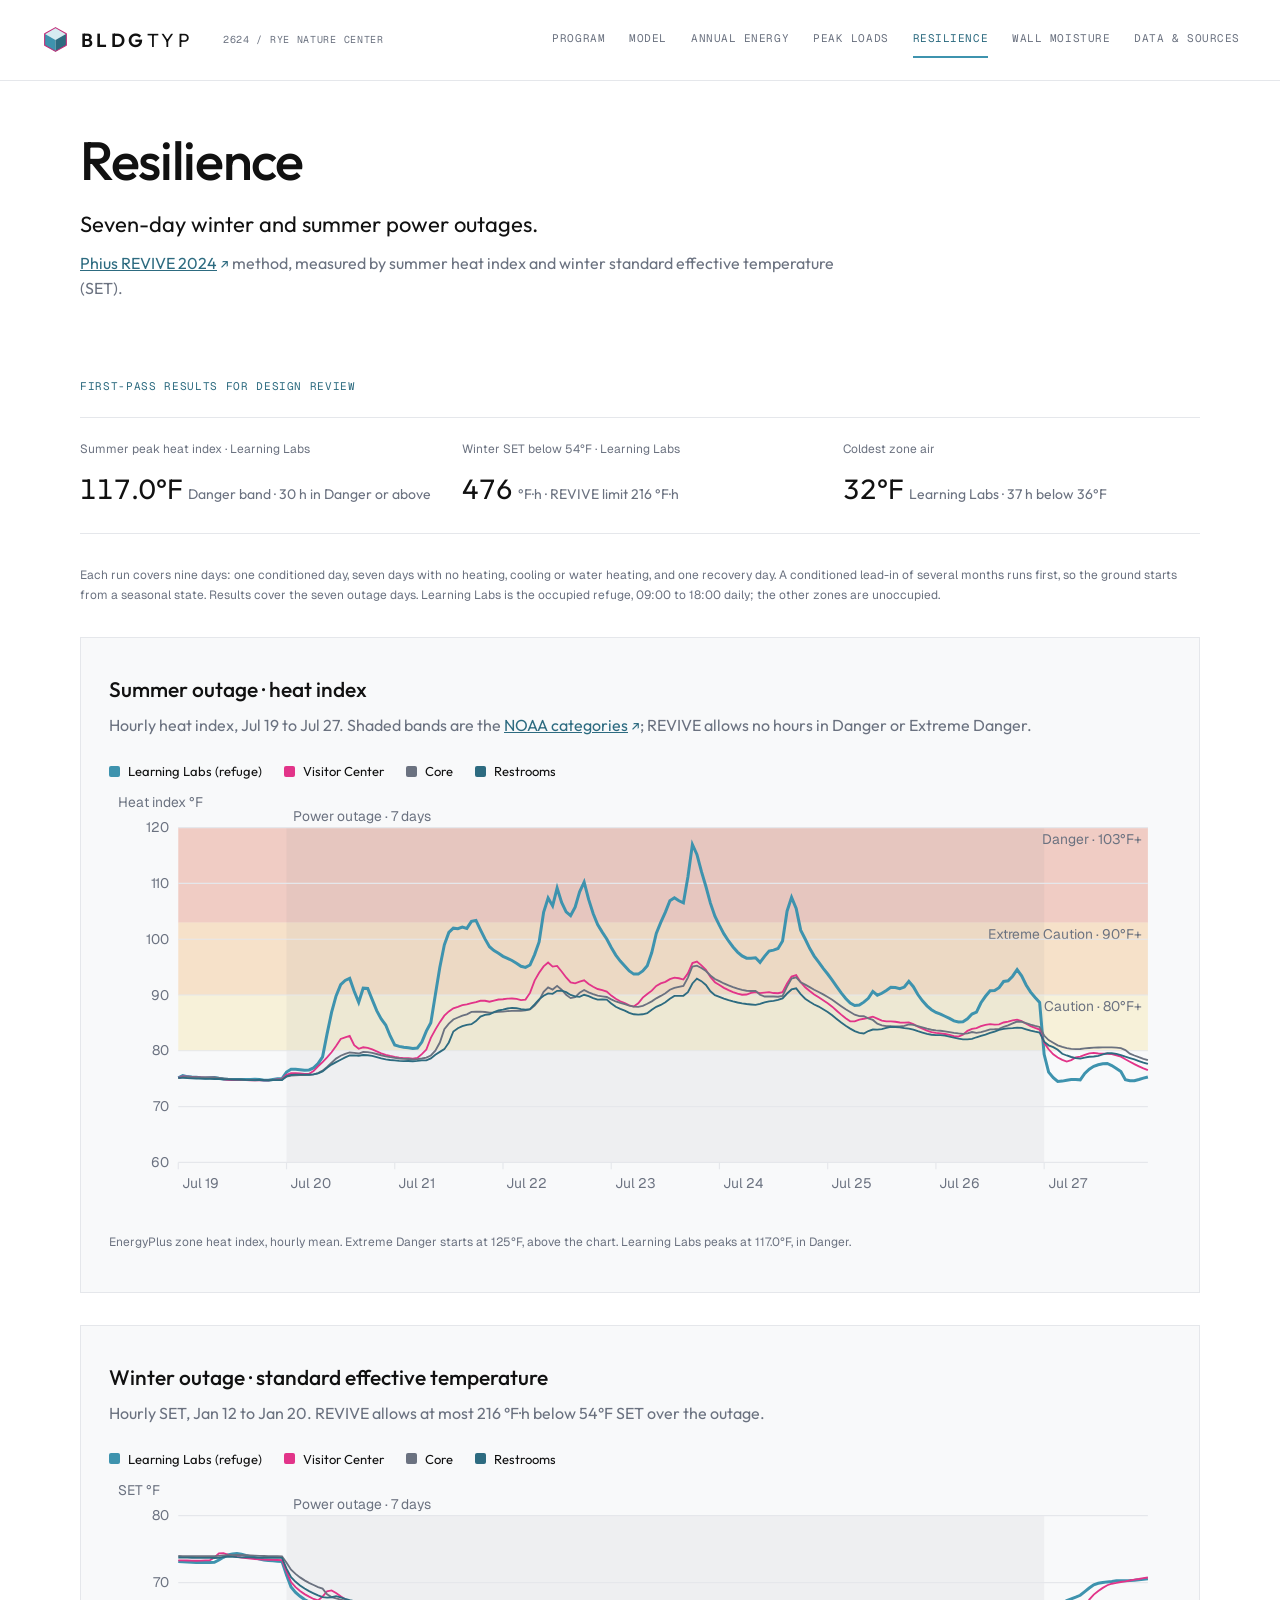
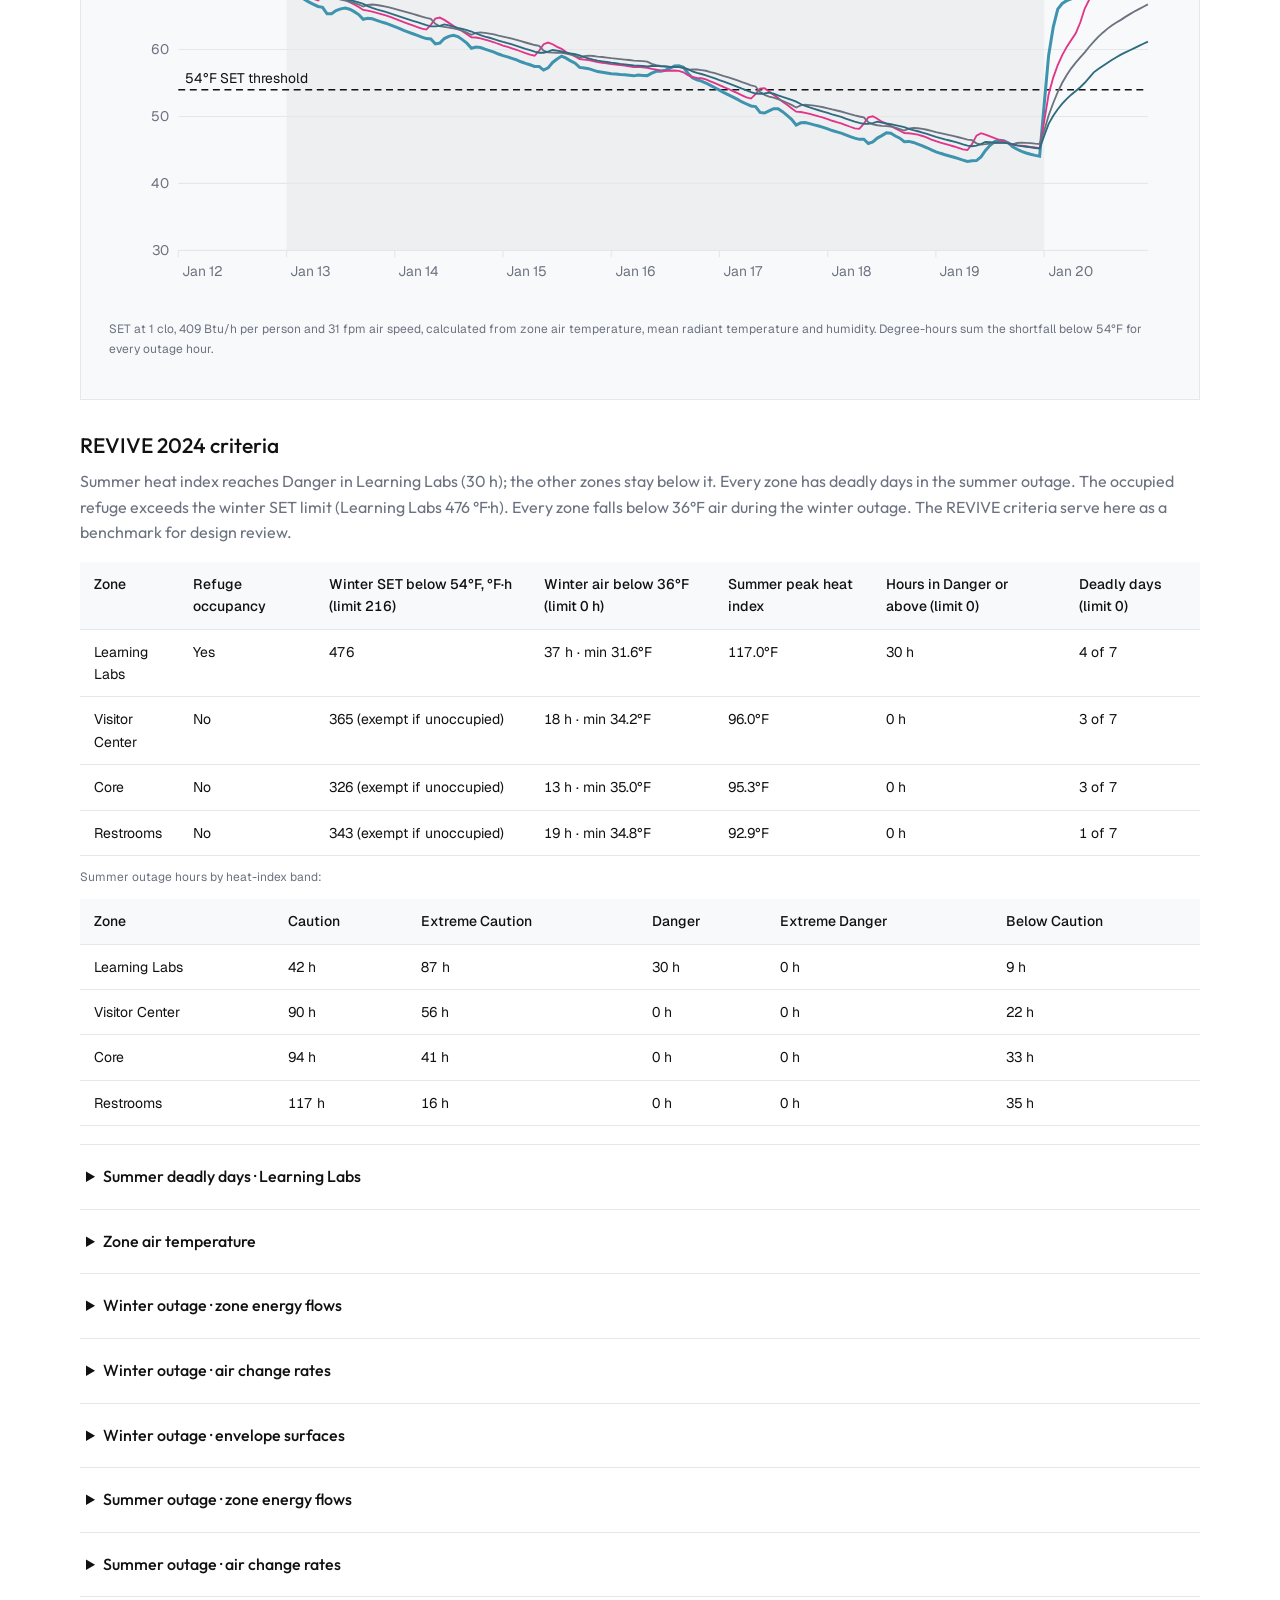
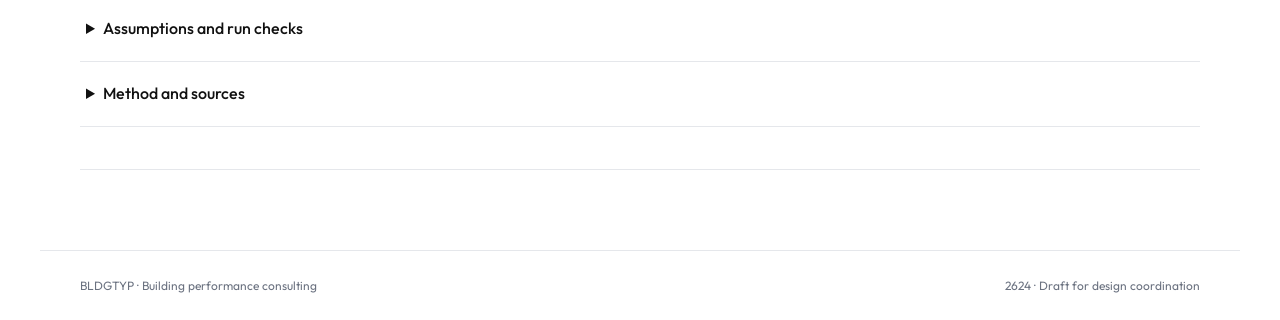
<file: site/resilience.html>
<!doctype html><html lang="en" data-theme="light"><head><meta charset="utf-8"><meta name="viewport" content="width=device-width,initial-scale=1"><meta name="robots" content="noindex,nofollow"><meta name="description" content="Rye Nature Center design energy model: inputs, geometry and simulation results."><title>Resilience | Rye Nature Center | BLDGTYP</title><link rel="icon" href="assets/brand/favicon.svg"><link rel="stylesheet" href="assets/brand/tokens.css?v=dad3ee3fbd"><link rel="stylesheet" href="assets/brand/components.css?v=dad3ee3fbd"><link rel="stylesheet" href="assets/site.css?v=dad3ee3fbd"><link href="https://fonts.googleapis.com/css2?family=Outfit:wght@400;500;600&family=Geist:wght@400;500&family=Geist+Mono:wght@400&display=swap" rel="stylesheet"><script type="importmap">{"imports":{"three":"./assets/vendor/three/three.module.min.js"}}</script><script type="module" src="assets/app.js?v=dad3ee3fbd"></script></head><body><a class="skip" href="#main">Skip to content</a><header><div class="header-inner"><a class="brand" href="index.html"><img src="assets/brand/bldgtyp-icon.svg" alt="" width="31" height="31"><span>BLDG<span class="brand-light">TYP</span></span></a><a class="project-id" href="index.html">2624 / RYE NATURE CENTER</a><nav aria-label="Main navigation"><a class="type-mono-nav" href="program.html" >Program</a><a class="type-mono-nav" href="model.html" >Model</a><a class="type-mono-nav" href="annual-energy.html" >Annual energy</a><a class="type-mono-nav" href="peak-loads.html" >Peak loads</a><a class="type-mono-nav" href="resilience.html" aria-current="page">Resilience</a><a class="type-mono-nav" href="wall-moisture.html" >Wall moisture</a><a class="type-mono-nav" href="downloads.html" >Data & sources</a></nav></div></header><main id="main"><div class="page-heading"><h1>Resilience</h1><p class="lead">Seven-day winter and summer power outages.</p><p><a class="ext" href="https://www.phius.org/phius-revive-2024-pilot-standard-document" target="_blank" rel="noopener">Phius REVIVE 2024</a> method, measured by summer heat index and winter standard effective temperature (SET).</p></div><div id="results" data-area="resilience"><p role="status">Loading outage results…</p></div><noscript><p>JavaScript is needed for the interactive model and schedule charts. <a href="downloads/zone-inputs.csv">Download the zone inputs</a> or <a href="downloads/schedules.zip">schedule CSV files</a>.</p></noscript></main><footer><span>BLDGTYP · Building performance consulting</span><span>2624 · Draft for design coordination</span></footer></body></html>
</file>
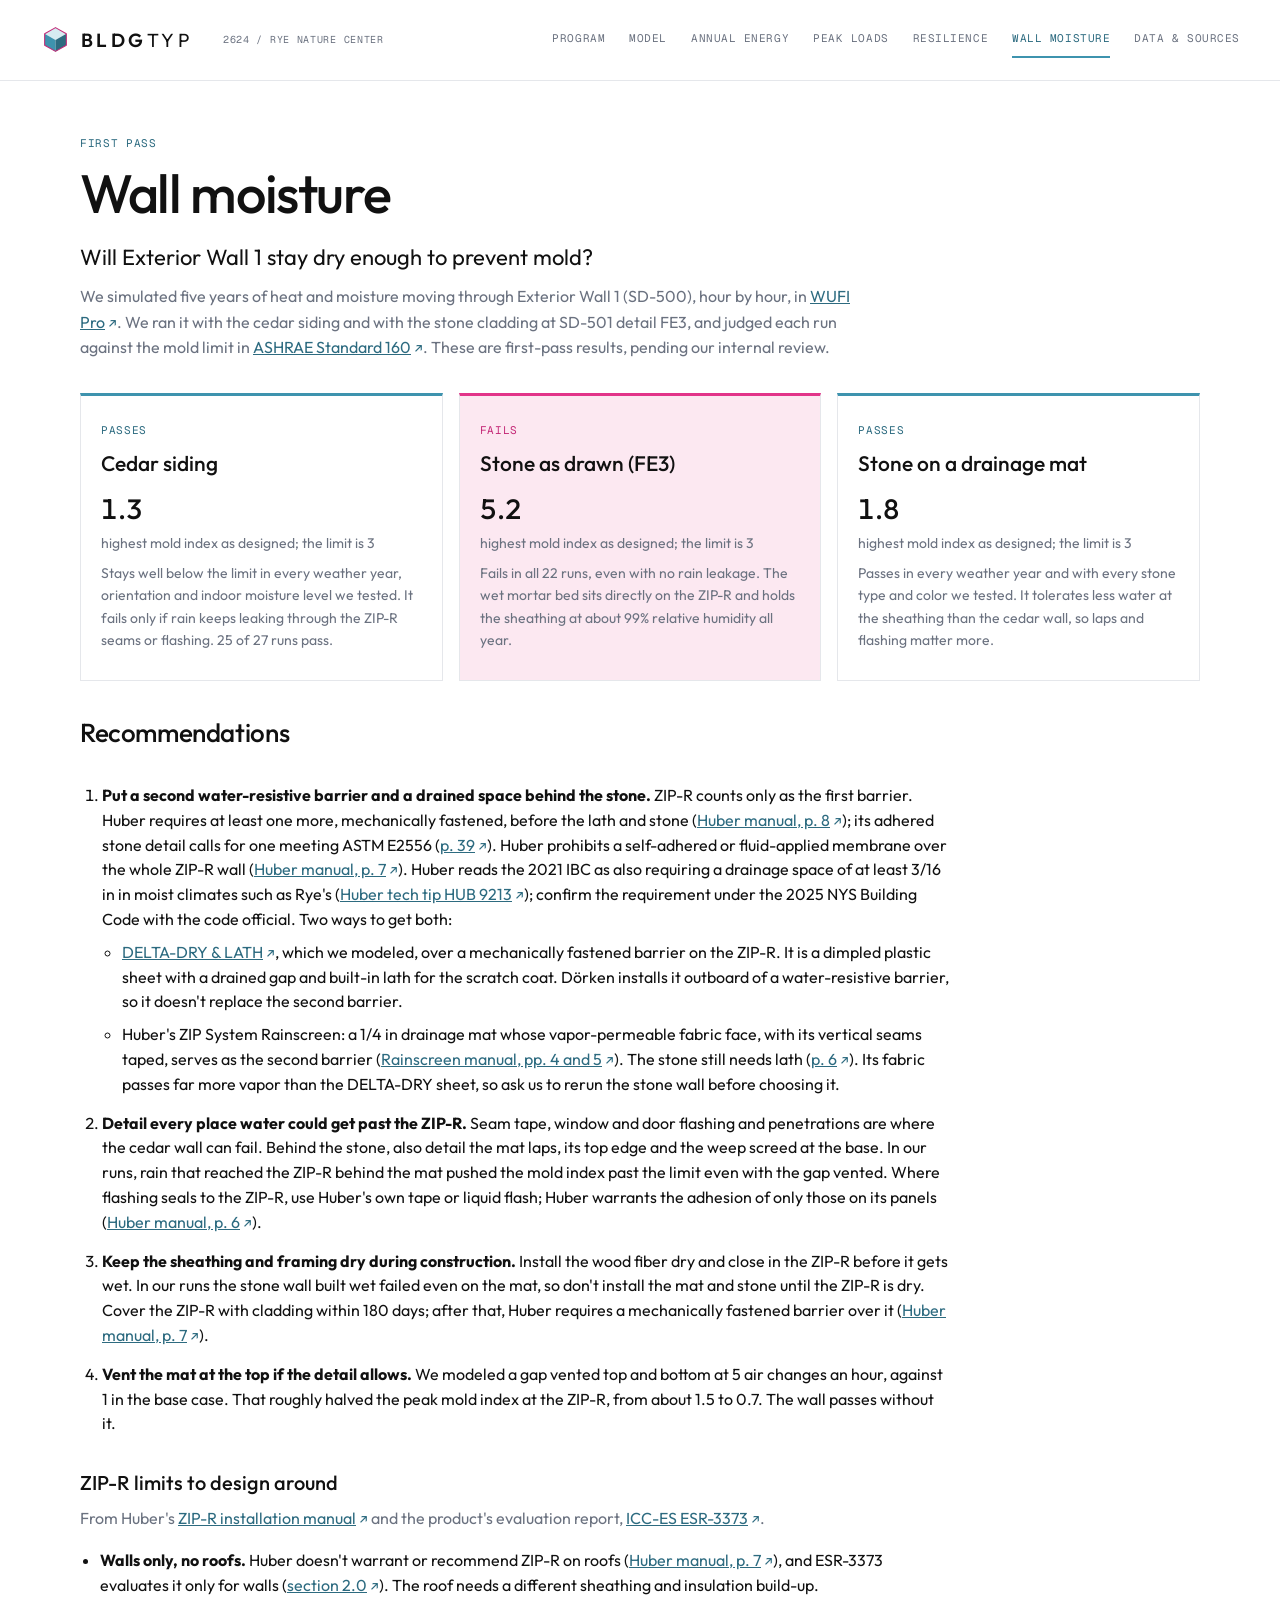
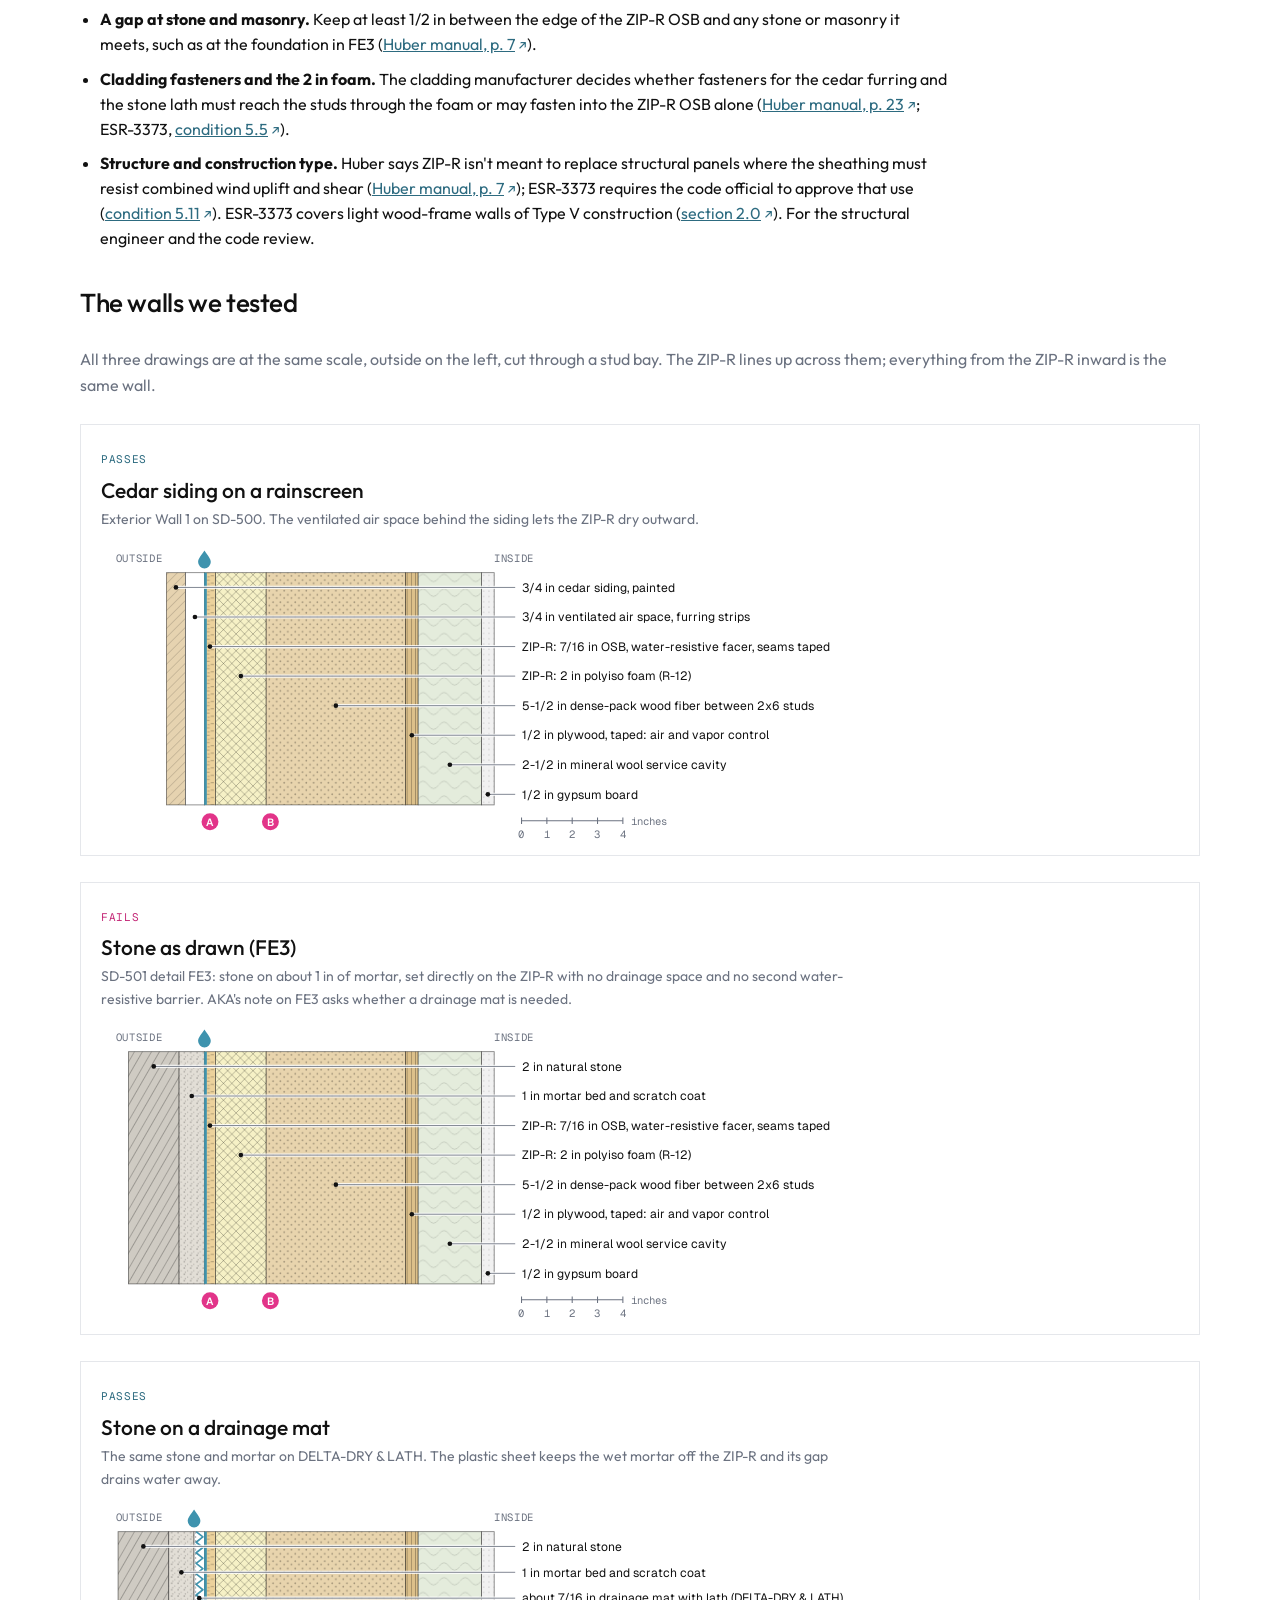
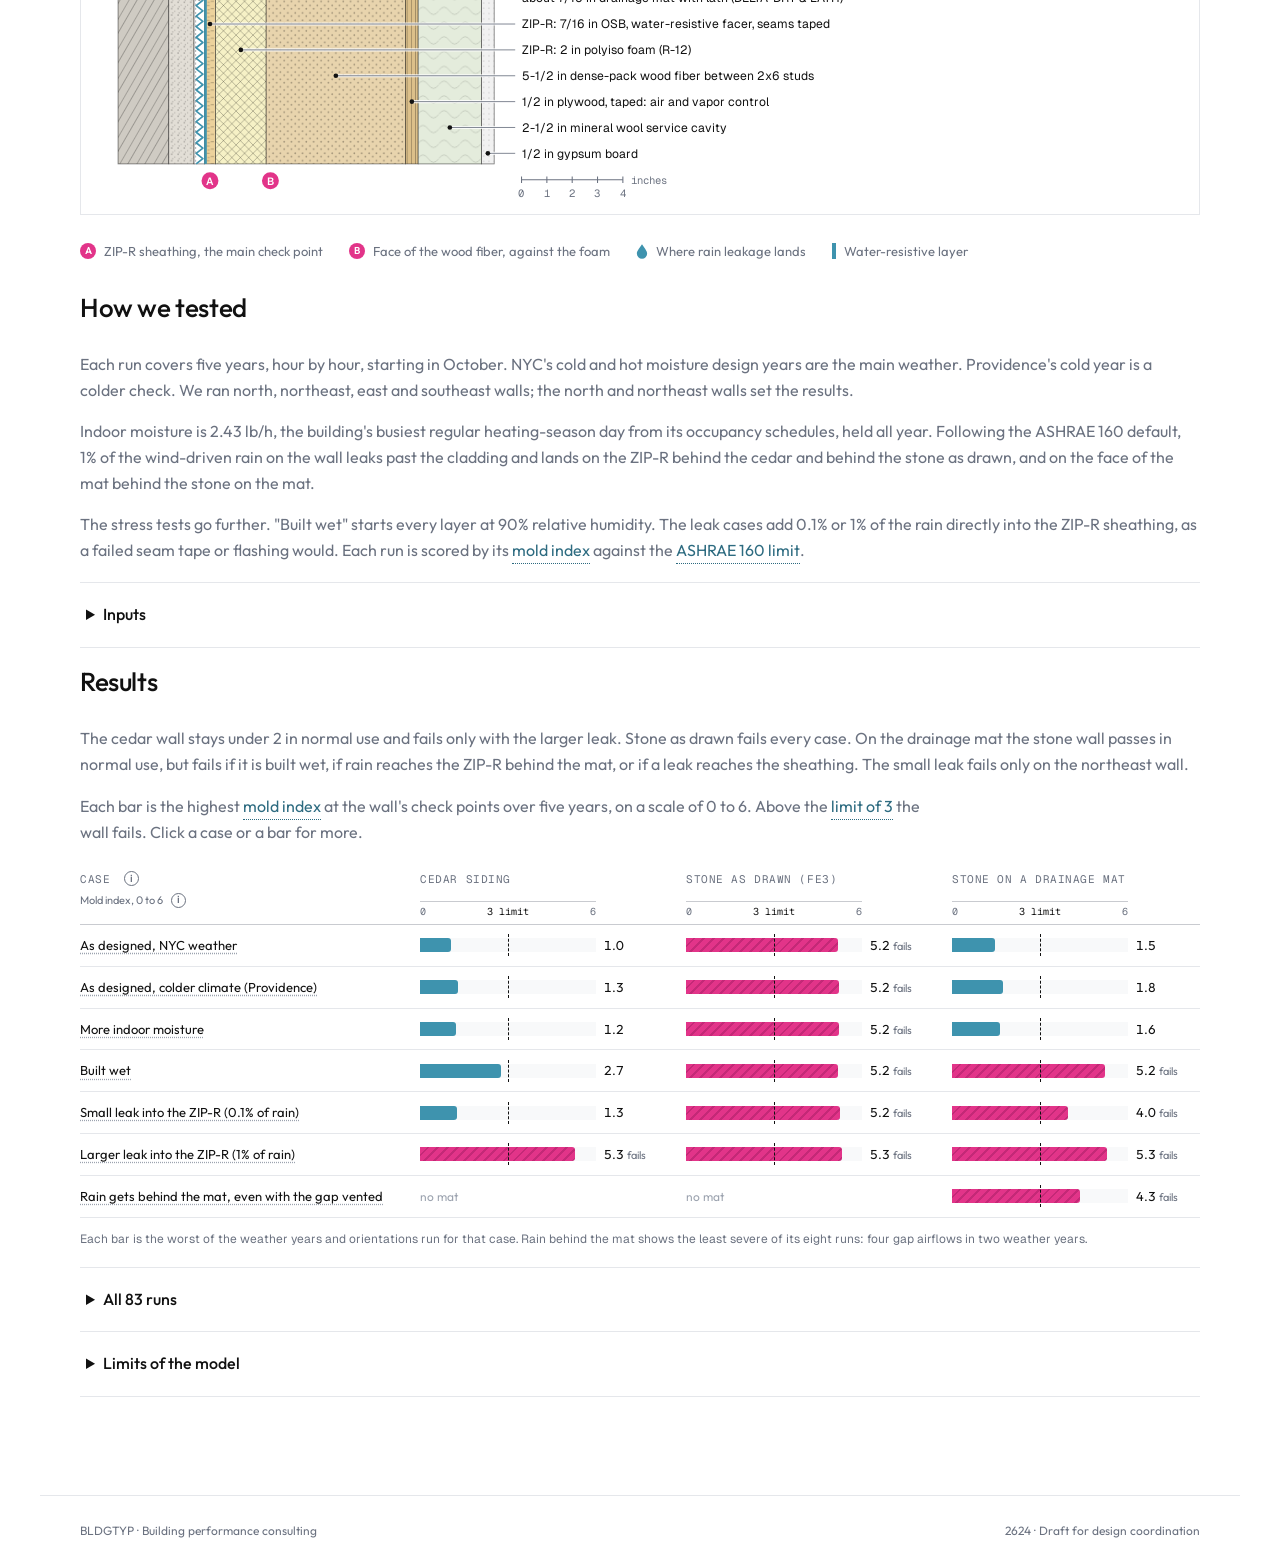
<file: site/wall-moisture.html>
<!doctype html><html lang="en" data-theme="light"><head><meta charset="utf-8"><meta name="viewport" content="width=device-width,initial-scale=1"><meta name="robots" content="noindex,nofollow"><meta name="description" content="Rye Nature Center design energy model: inputs, geometry and simulation results."><title>Wall moisture | Rye Nature Center | BLDGTYP</title><link rel="icon" href="assets/brand/favicon.svg"><link rel="stylesheet" href="assets/brand/tokens.css?v=dad3ee3fbd"><link rel="stylesheet" href="assets/brand/components.css?v=dad3ee3fbd"><link rel="stylesheet" href="assets/site.css?v=dad3ee3fbd"><link href="https://fonts.googleapis.com/css2?family=Outfit:wght@400;500;600&family=Geist:wght@400;500&family=Geist+Mono:wght@400&display=swap" rel="stylesheet"><script type="importmap">{"imports":{"three":"./assets/vendor/three/three.module.min.js"}}</script><script type="module" src="assets/app.js?v=dad3ee3fbd"></script></head><body><a class="skip" href="#main">Skip to content</a><header><div class="header-inner"><a class="brand" href="index.html"><img src="assets/brand/bldgtyp-icon.svg" alt="" width="31" height="31"><span>BLDG<span class="brand-light">TYP</span></span></a><a class="project-id" href="index.html">2624 / RYE NATURE CENTER</a><nav aria-label="Main navigation"><a class="type-mono-nav" href="program.html" >Program</a><a class="type-mono-nav" href="model.html" >Model</a><a class="type-mono-nav" href="annual-energy.html" >Annual energy</a><a class="type-mono-nav" href="peak-loads.html" >Peak loads</a><a class="type-mono-nav" href="resilience.html" >Resilience</a><a class="type-mono-nav" href="wall-moisture.html" aria-current="page">Wall moisture</a><a class="type-mono-nav" href="downloads.html" >Data & sources</a></nav></div></header><main id="main"><div class="page-heading"><span class="status draft">First pass</span><h1>Wall moisture</h1><p class="lead">Will Exterior Wall 1 stay dry enough to prevent mold?</p><p>We simulated five years of heat and moisture moving through Exterior Wall 1 (SD-500), hour by hour, in <a class="ext" href="https://wufi.de/en/software/wufi-pro/" target="_blank" rel="noopener">WUFI Pro</a>. We ran it with the cedar siding and with the stone cladding at SD-501 detail FE3, and judged each run against the mold limit in <a class="ext" href="https://basc.pnnl.gov/library/criteria-moisture-control-design-analysis-buildings-ansiashrae-160-2021" target="_blank" rel="noopener">ASHRAE Standard 160</a>. These are first-pass results, pending our internal review.</p></div>
<section><div class="wall-cards">
<div class="wall-card"><span class="status pass">Passes</span><h3>Cedar siding</h3><p class="wall-metric"><strong>1.3</strong> highest mold index as designed; the limit is 3</p><p>Stays well below the limit in every weather year, orientation and indoor moisture level we tested. It fails only if rain keeps leaking through the ZIP-R seams or flashing. 25 of 27 runs pass.</p></div>
<div class="wall-card fails"><span class="status fail">Fails</span><h3>Stone as drawn (FE3)</h3><p class="wall-metric"><strong>5.2</strong> highest mold index as designed; the limit is 3</p><p>Fails in all 22 runs, even with no rain leakage. The wet mortar bed sits directly on the ZIP-R and holds the sheathing at about 99% relative humidity all year.</p></div>
<div class="wall-card"><span class="status pass">Passes</span><h3>Stone on a drainage mat</h3><p class="wall-metric"><strong>1.8</strong> highest mold index as designed; the limit is 3</p><p>Passes in every weather year and with every stone type and color we tested. It tolerates less water at the sheathing than the cedar wall, so laps and flashing matter more.</p></div>
</div></section>
<section><div class="section-title"><h2>Recommendations</h2></div><ol class="recommendations">
<li><strong>Put a second water-resistive barrier and a drained space behind the stone.</strong> ZIP-R counts only as the first barrier. Huber requires at least one more, mechanically fastened, before the lath and stone (<a class="ext" href="https://www.huberwood.com/uploads/documents/technical/ZIP-System-R-sheathing-Installation-Manual.pdf#page=8" target="_blank" rel="noopener">Huber manual, p. 8</a>); its adhered stone detail calls for one meeting ASTM E2556 (<a class="ext" href="https://www.huberwood.com/uploads/documents/technical/ZIP-System-R-sheathing-Installation-Manual.pdf#page=39" target="_blank" rel="noopener">p. 39</a>). Huber prohibits a self-adhered or fluid-applied membrane over the whole ZIP-R wall (<a class="ext" href="https://www.huberwood.com/uploads/documents/technical/ZIP-System-R-sheathing-Installation-Manual.pdf#page=7" target="_blank" rel="noopener">Huber manual, p. 7</a>). Huber reads the 2021 IBC as also requiring a drainage space of at least 3/16 in in moist climates such as Rye's (<a class="ext" href="https://www.huberwood.com/uploads/documents/technical/Stucco-Adhered-Stone-IBC-over-ZIP-System-sheathing-Tech-Tip-Wall-ZIP-System_2021-02-05-205000.pdf#page=1" target="_blank" rel="noopener">Huber tech tip HUB 9213</a>); confirm the requirement under the 2025 NYS Building Code with the code official. Two ways to get both:<ul>
<li><a class="ext" href="https://www.dorken.com/en/our-products/products/commercial/delta-dry-lath.php" target="_blank" rel="noopener">DELTA-DRY &amp; LATH</a>, which we modeled, over a mechanically fastened barrier on the ZIP-R. It is a dimpled plastic sheet with a drained gap and built-in lath for the scratch coat. Dörken installs it outboard of a water-resistive barrier, so it doesn't replace the second barrier.</li>
<li>Huber's ZIP System Rainscreen: a 1/4 in drainage mat whose vapor-permeable fabric face, with its vertical seams taped, serves as the second barrier (<a class="ext" href="https://www.huberwood.com/uploads/documents/technical/Installation-Manual-for-ZIP-System-Rainscreen.pdf#page=4" target="_blank" rel="noopener">Rainscreen manual, pp. 4 and 5</a>). The stone still needs lath (<a class="ext" href="https://www.huberwood.com/uploads/documents/technical/Installation-Manual-for-ZIP-System-Rainscreen.pdf#page=6" target="_blank" rel="noopener">p. 6</a>). Its fabric passes far more vapor than the DELTA-DRY sheet, so ask us to rerun the stone wall before choosing it.</li></ul></li>
<li><strong>Detail every place water could get past the ZIP-R.</strong> Seam tape, window and door flashing and penetrations are where the cedar wall can fail. Behind the stone, also detail the mat laps, its top edge and the weep screed at the base. In our runs, rain that reached the ZIP-R behind the mat pushed the mold index past the limit even with the gap vented. Where flashing seals to the ZIP-R, use Huber's own tape or liquid flash; Huber warrants the adhesion of only those on its panels (<a class="ext" href="https://www.huberwood.com/uploads/documents/technical/ZIP-System-R-sheathing-Installation-Manual.pdf#page=6" target="_blank" rel="noopener">Huber manual, p. 6</a>).</li>
<li><strong>Keep the sheathing and framing dry during construction.</strong> Install the wood fiber dry and close in the ZIP-R before it gets wet. In our runs the stone wall built wet failed even on the mat, so don't install the mat and stone until the ZIP-R is dry. Cover the ZIP-R with cladding within 180 days; after that, Huber requires a mechanically fastened barrier over it (<a class="ext" href="https://www.huberwood.com/uploads/documents/technical/ZIP-System-R-sheathing-Installation-Manual.pdf#page=7" target="_blank" rel="noopener">Huber manual, p. 7</a>).</li>
<li><strong>Vent the mat at the top if the detail allows.</strong> We modeled a gap vented top and bottom at 5 air changes an hour, against 1 in the base case. That roughly halved the peak mold index at the ZIP-R, from about 1.5 to 0.7. The wall passes without it.</li>
</ol>
<h3 class="limits-title">ZIP-R limits to design around</h3><p>From Huber's <a class="ext" href="https://www.huberwood.com/uploads/documents/technical/ZIP-System-R-sheathing-Installation-Manual.pdf" target="_blank" rel="noopener">ZIP-R installation manual</a> and the product's evaluation report, <a class="ext" href="https://icc-es.org/wp-content/uploads/report-directory/ESR-3373.pdf" target="_blank" rel="noopener">ICC-ES ESR-3373</a>.</p><ul class="limits">
<li><strong>Walls only, no roofs.</strong> Huber doesn't warrant or recommend ZIP-R on roofs (<a class="ext" href="https://www.huberwood.com/uploads/documents/technical/ZIP-System-R-sheathing-Installation-Manual.pdf#page=7" target="_blank" rel="noopener">Huber manual, p. 7</a>), and ESR-3373 evaluates it only for walls (<a class="ext" href="https://icc-es.org/wp-content/uploads/report-directory/ESR-3373.pdf#page=2" target="_blank" rel="noopener">section 2.0</a>). The roof needs a different sheathing and insulation build-up.</li>
<li><strong>A gap at stone and masonry.</strong> Keep at least 1/2 in between the edge of the ZIP-R OSB and any stone or masonry it meets, such as at the foundation in FE3 (<a class="ext" href="https://www.huberwood.com/uploads/documents/technical/ZIP-System-R-sheathing-Installation-Manual.pdf#page=7" target="_blank" rel="noopener">Huber manual, p. 7</a>).</li>
<li><strong>Cladding fasteners and the 2 in foam.</strong> The cladding manufacturer decides whether fasteners for the cedar furring and the stone lath must reach the studs through the foam or may fasten into the ZIP-R OSB alone (<a class="ext" href="https://www.huberwood.com/uploads/documents/technical/ZIP-System-R-sheathing-Installation-Manual.pdf#page=23" target="_blank" rel="noopener">Huber manual, p. 23</a>; ESR-3373, <a class="ext" href="https://icc-es.org/wp-content/uploads/report-directory/ESR-3373.pdf#page=4" target="_blank" rel="noopener">condition 5.5</a>).</li>
<li><strong>Structure and construction type.</strong> Huber says ZIP-R isn't meant to replace structural panels where the sheathing must resist combined wind uplift and shear (<a class="ext" href="https://www.huberwood.com/uploads/documents/technical/ZIP-System-R-sheathing-Installation-Manual.pdf#page=7" target="_blank" rel="noopener">Huber manual, p. 7</a>); ESR-3373 requires the code official to approve that use (<a class="ext" href="https://icc-es.org/wp-content/uploads/report-directory/ESR-3373.pdf#page=4" target="_blank" rel="noopener">condition 5.11</a>). ESR-3373 covers light wood-frame walls of Type V construction (<a class="ext" href="https://icc-es.org/wp-content/uploads/report-directory/ESR-3373.pdf#page=2" target="_blank" rel="noopener">section 2.0</a>). For the structural engineer and the code review.</li>
</ul></section>
<section><div class="section-title"><h2>The walls we tested</h2></div><p>All three drawings are at the same scale, outside on the left, cut through a stud bay. The ZIP-R lines up across them; everything from the ZIP-R inward is the same wall.</p>
<figure class="wall-figure"><figcaption><span class="status pass">Passes</span><h3>Cedar siding on a rainscreen</h3><p>Exterior Wall 1 on SD-500. The ventilated air space behind the siding lets the ZIP-R dry outward.</p></figcaption><div class="wall-scroll"><svg class="wall-section" viewBox="0 0 720 288" role="img" aria-label="Section of the wall, outside on the left: 3/4 in cedar siding, painted; 3/4 in ventilated air space, furring strips; ZIP-R: 7/16 in OSB, water-resistive facer, seams taped; ZIP-R: 2 in polyiso foam (R-12); 5-1/2 in dense-pack wood fiber between 2x6 studs; 1/2 in plywood, taped: air and vapor control; 2-1/2 in mineral wool service cavity; 1/2 in gypsum board"><defs>
<pattern id="cedar-cedar" width="6" height="6" patternUnits="userSpaceOnUse" patternTransform="rotate(45)"><line x1="0" y1="0" x2="0" y2="6" class="hatch"/></pattern>
<pattern id="cedar-zip_osb" width="9" height="7" patternUnits="userSpaceOnUse"><path d="M1 2h3M5 5h3M2 6h2" class="hatch"/></pattern>
<pattern id="cedar-foam" width="8" height="8" patternUnits="userSpaceOnUse"><path d="M0 0l8 8M8 0l-8 8" class="hatch"/></pattern>
<pattern id="cedar-fiber" width="7" height="7" patternUnits="userSpaceOnUse"><circle cx="2" cy="2" r=".8" class="dot"/><circle cx="5.5" cy="5" r=".8" class="dot"/></pattern>
<pattern id="cedar-plywood" width="4" height="10" patternUnits="userSpaceOnUse"><line x1="2" y1="0" x2="2" y2="10" class="hatch"/></pattern>
<pattern id="cedar-wool" width="20" height="14" patternUnits="userSpaceOnUse"><path d="M0 7q5-7 10 0t10 0" class="hatch light" fill="none"/></pattern>
<pattern id="cedar-gwb" width="5" height="5" patternUnits="userSpaceOnUse"><circle cx="2.5" cy="2.5" r=".5" class="dot"/></pattern>
<pattern id="cedar-stone" width="14" height="14" patternUnits="userSpaceOnUse" patternTransform="rotate(30)"><line x1="0" y1="0" x2="0" y2="14" class="hatch dark"/><line x1="7" y1="0" x2="7" y2="14" class="hatch"/></pattern>
<pattern id="cedar-mortar" width="6" height="6" patternUnits="userSpaceOnUse"><circle cx="1" cy="1" r=".7" class="dot"/><circle cx="4" cy="3.5" r=".5" class="dot"/><circle cx="2" cy="5" r=".6" class="dot"/></pattern>
</defs>
<text x="14" y="20" class="side">OUTSIDE</text><text x="372.5" y="20" class="side" text-anchor="end">INSIDE</text>
<rect x="62" y="30" width="18" height="220" class="layer fill-cedar"/><rect x="62" y="30" width="18" height="220" class="pattern" fill="url(#cedar-cedar)"/><rect x="80" y="30" width="18" height="220" class="layer air"/><rect x="98" y="30" width="10.5" height="220" class="layer fill-zip_osb"/><rect x="98" y="30" width="10.5" height="220" class="pattern" fill="url(#cedar-zip_osb)"/><rect x="108.5" y="30" width="48" height="220" class="layer fill-foam"/><rect x="108.5" y="30" width="48" height="220" class="pattern" fill="url(#cedar-foam)"/><rect x="156.5" y="30" width="132" height="220" class="layer fill-fiber"/><rect x="156.5" y="30" width="132" height="220" class="pattern" fill="url(#cedar-fiber)"/><rect x="288.5" y="30" width="12" height="220" class="layer fill-plywood"/><rect x="288.5" y="30" width="12" height="220" class="pattern" fill="url(#cedar-plywood)"/><rect x="300.5" y="30" width="60" height="220" class="layer fill-wool"/><rect x="300.5" y="30" width="60" height="220" class="pattern" fill="url(#cedar-wool)"/><rect x="360.5" y="30" width="12" height="220" class="layer fill-gwb"/><rect x="360.5" y="30" width="12" height="220" class="pattern" fill="url(#cedar-gwb)"/><line x1="99" y1="30" x2="99" y2="250" class="wrb-line"/><line x1="71" y1="44" x2="392.4" y2="44" class="leader-halo"/><line x1="71" y1="44" x2="392.4" y2="44" class="leader"/><circle cx="71" cy="44" r="2.2" class="leader-dot"/><text x="398.4" y="48">3/4 in cedar siding, painted</text><line x1="89" y1="72" x2="392.4" y2="72" class="leader-halo"/><line x1="89" y1="72" x2="392.4" y2="72" class="leader"/><circle cx="89" cy="72" r="2.2" class="leader-dot"/><text x="398.4" y="76">3/4 in ventilated air space, furring strips</text><line x1="103.25" y1="100" x2="392.4" y2="100" class="leader-halo"/><line x1="103.25" y1="100" x2="392.4" y2="100" class="leader"/><circle cx="103.25" cy="100" r="2.2" class="leader-dot"/><text x="398.4" y="104">ZIP-R: 7/16 in OSB, water-resistive facer, seams taped</text><line x1="132.5" y1="128" x2="392.4" y2="128" class="leader-halo"/><line x1="132.5" y1="128" x2="392.4" y2="128" class="leader"/><circle cx="132.5" cy="128" r="2.2" class="leader-dot"/><text x="398.4" y="132">ZIP-R: 2 in polyiso foam (R-12)</text><line x1="222.5" y1="156" x2="392.4" y2="156" class="leader-halo"/><line x1="222.5" y1="156" x2="392.4" y2="156" class="leader"/><circle cx="222.5" cy="156" r="2.2" class="leader-dot"/><text x="398.4" y="160">5-1/2 in dense-pack wood fiber between 2x6 studs</text><line x1="294.5" y1="184" x2="392.4" y2="184" class="leader-halo"/><line x1="294.5" y1="184" x2="392.4" y2="184" class="leader"/><circle cx="294.5" cy="184" r="2.2" class="leader-dot"/><text x="398.4" y="188">1/2 in plywood, taped: air and vapor control</text><line x1="330.5" y1="212" x2="392.4" y2="212" class="leader-halo"/><line x1="330.5" y1="212" x2="392.4" y2="212" class="leader"/><circle cx="330.5" cy="212" r="2.2" class="leader-dot"/><text x="398.4" y="216">2-1/2 in mineral wool service cavity</text><line x1="366.5" y1="240" x2="392.4" y2="240" class="leader-halo"/><line x1="366.5" y1="240" x2="392.4" y2="240" class="leader"/><circle cx="366.5" cy="240" r="2.2" class="leader-dot"/><text x="398.4" y="244">1/2 in gypsum board</text><path d="M98 9c-4 6-6 8-6 11a6 6 0 0 0 12 0c0-3-2-5-6-11z" class="drop"/><circle cx="103.25" cy="266" r="8" class="check-dot"/><text x="103.25" y="270" class="check-letter">A</text><circle cx="160.5" cy="266" r="8" class="check-dot"/><text x="160.5" y="270" class="check-letter">B</text>
<line x1="398.4" y1="265" x2="494.4" y2="265" class="scale"/><line x1="398.4" y1="262" x2="398.4" y2="268" class="scale"/><text x="398.4" y="281" class="scale-text">0</text><line x1="422.4" y1="262" x2="422.4" y2="268" class="scale"/><text x="422.4" y="281" class="scale-text">1</text><line x1="446.4" y1="262" x2="446.4" y2="268" class="scale"/><text x="446.4" y="281" class="scale-text">2</text><line x1="470.4" y1="262" x2="470.4" y2="268" class="scale"/><text x="470.4" y="281" class="scale-text">3</text><line x1="494.4" y1="262" x2="494.4" y2="268" class="scale"/><text x="494.4" y="281" class="scale-text">4</text><text x="502.4" y="269" class="scale-unit">inches</text></svg></div></figure>
<figure class="wall-figure"><figcaption><span class="status fail">Fails</span><h3>Stone as drawn (FE3)</h3><p>SD-501 detail FE3: stone on about 1 in of mortar, set directly on the ZIP-R with no drainage space and no second water-resistive barrier. AKA's note on FE3 asks whether a drainage mat is needed.</p></figcaption><div class="wall-scroll"><svg class="wall-section" viewBox="0 0 720 288" role="img" aria-label="Section of the wall, outside on the left: 2 in natural stone; 1 in mortar bed and scratch coat; ZIP-R: 7/16 in OSB, water-resistive facer, seams taped; ZIP-R: 2 in polyiso foam (R-12); 5-1/2 in dense-pack wood fiber between 2x6 studs; 1/2 in plywood, taped: air and vapor control; 2-1/2 in mineral wool service cavity; 1/2 in gypsum board"><defs>
<pattern id="stone_drawn-cedar" width="6" height="6" patternUnits="userSpaceOnUse" patternTransform="rotate(45)"><line x1="0" y1="0" x2="0" y2="6" class="hatch"/></pattern>
<pattern id="stone_drawn-zip_osb" width="9" height="7" patternUnits="userSpaceOnUse"><path d="M1 2h3M5 5h3M2 6h2" class="hatch"/></pattern>
<pattern id="stone_drawn-foam" width="8" height="8" patternUnits="userSpaceOnUse"><path d="M0 0l8 8M8 0l-8 8" class="hatch"/></pattern>
<pattern id="stone_drawn-fiber" width="7" height="7" patternUnits="userSpaceOnUse"><circle cx="2" cy="2" r=".8" class="dot"/><circle cx="5.5" cy="5" r=".8" class="dot"/></pattern>
<pattern id="stone_drawn-plywood" width="4" height="10" patternUnits="userSpaceOnUse"><line x1="2" y1="0" x2="2" y2="10" class="hatch"/></pattern>
<pattern id="stone_drawn-wool" width="20" height="14" patternUnits="userSpaceOnUse"><path d="M0 7q5-7 10 0t10 0" class="hatch light" fill="none"/></pattern>
<pattern id="stone_drawn-gwb" width="5" height="5" patternUnits="userSpaceOnUse"><circle cx="2.5" cy="2.5" r=".5" class="dot"/></pattern>
<pattern id="stone_drawn-stone" width="14" height="14" patternUnits="userSpaceOnUse" patternTransform="rotate(30)"><line x1="0" y1="0" x2="0" y2="14" class="hatch dark"/><line x1="7" y1="0" x2="7" y2="14" class="hatch"/></pattern>
<pattern id="stone_drawn-mortar" width="6" height="6" patternUnits="userSpaceOnUse"><circle cx="1" cy="1" r=".7" class="dot"/><circle cx="4" cy="3.5" r=".5" class="dot"/><circle cx="2" cy="5" r=".6" class="dot"/></pattern>
</defs>
<text x="14" y="20" class="side">OUTSIDE</text><text x="372.5" y="20" class="side" text-anchor="end">INSIDE</text>
<rect x="26" y="30" width="48" height="220" class="layer fill-stone"/><rect x="26" y="30" width="48" height="220" class="pattern" fill="url(#stone_drawn-stone)"/><rect x="74" y="30" width="24" height="220" class="layer fill-mortar"/><rect x="74" y="30" width="24" height="220" class="pattern" fill="url(#stone_drawn-mortar)"/><rect x="98" y="30" width="10.5" height="220" class="layer fill-zip_osb"/><rect x="98" y="30" width="10.5" height="220" class="pattern" fill="url(#stone_drawn-zip_osb)"/><rect x="108.5" y="30" width="48" height="220" class="layer fill-foam"/><rect x="108.5" y="30" width="48" height="220" class="pattern" fill="url(#stone_drawn-foam)"/><rect x="156.5" y="30" width="132" height="220" class="layer fill-fiber"/><rect x="156.5" y="30" width="132" height="220" class="pattern" fill="url(#stone_drawn-fiber)"/><rect x="288.5" y="30" width="12" height="220" class="layer fill-plywood"/><rect x="288.5" y="30" width="12" height="220" class="pattern" fill="url(#stone_drawn-plywood)"/><rect x="300.5" y="30" width="60" height="220" class="layer fill-wool"/><rect x="300.5" y="30" width="60" height="220" class="pattern" fill="url(#stone_drawn-wool)"/><rect x="360.5" y="30" width="12" height="220" class="layer fill-gwb"/><rect x="360.5" y="30" width="12" height="220" class="pattern" fill="url(#stone_drawn-gwb)"/><line x1="99" y1="30" x2="99" y2="250" class="wrb-line"/><line x1="50" y1="44" x2="392.4" y2="44" class="leader-halo"/><line x1="50" y1="44" x2="392.4" y2="44" class="leader"/><circle cx="50" cy="44" r="2.2" class="leader-dot"/><text x="398.4" y="48">2 in natural stone</text><line x1="86" y1="72" x2="392.4" y2="72" class="leader-halo"/><line x1="86" y1="72" x2="392.4" y2="72" class="leader"/><circle cx="86" cy="72" r="2.2" class="leader-dot"/><text x="398.4" y="76">1 in mortar bed and scratch coat</text><line x1="103.25" y1="100" x2="392.4" y2="100" class="leader-halo"/><line x1="103.25" y1="100" x2="392.4" y2="100" class="leader"/><circle cx="103.25" cy="100" r="2.2" class="leader-dot"/><text x="398.4" y="104">ZIP-R: 7/16 in OSB, water-resistive facer, seams taped</text><line x1="132.5" y1="128" x2="392.4" y2="128" class="leader-halo"/><line x1="132.5" y1="128" x2="392.4" y2="128" class="leader"/><circle cx="132.5" cy="128" r="2.2" class="leader-dot"/><text x="398.4" y="132">ZIP-R: 2 in polyiso foam (R-12)</text><line x1="222.5" y1="156" x2="392.4" y2="156" class="leader-halo"/><line x1="222.5" y1="156" x2="392.4" y2="156" class="leader"/><circle cx="222.5" cy="156" r="2.2" class="leader-dot"/><text x="398.4" y="160">5-1/2 in dense-pack wood fiber between 2x6 studs</text><line x1="294.5" y1="184" x2="392.4" y2="184" class="leader-halo"/><line x1="294.5" y1="184" x2="392.4" y2="184" class="leader"/><circle cx="294.5" cy="184" r="2.2" class="leader-dot"/><text x="398.4" y="188">1/2 in plywood, taped: air and vapor control</text><line x1="330.5" y1="212" x2="392.4" y2="212" class="leader-halo"/><line x1="330.5" y1="212" x2="392.4" y2="212" class="leader"/><circle cx="330.5" cy="212" r="2.2" class="leader-dot"/><text x="398.4" y="216">2-1/2 in mineral wool service cavity</text><line x1="366.5" y1="240" x2="392.4" y2="240" class="leader-halo"/><line x1="366.5" y1="240" x2="392.4" y2="240" class="leader"/><circle cx="366.5" cy="240" r="2.2" class="leader-dot"/><text x="398.4" y="244">1/2 in gypsum board</text><path d="M98 9c-4 6-6 8-6 11a6 6 0 0 0 12 0c0-3-2-5-6-11z" class="drop"/><circle cx="103.25" cy="266" r="8" class="check-dot"/><text x="103.25" y="270" class="check-letter">A</text><circle cx="160.5" cy="266" r="8" class="check-dot"/><text x="160.5" y="270" class="check-letter">B</text>
<line x1="398.4" y1="265" x2="494.4" y2="265" class="scale"/><line x1="398.4" y1="262" x2="398.4" y2="268" class="scale"/><text x="398.4" y="281" class="scale-text">0</text><line x1="422.4" y1="262" x2="422.4" y2="268" class="scale"/><text x="422.4" y="281" class="scale-text">1</text><line x1="446.4" y1="262" x2="446.4" y2="268" class="scale"/><text x="446.4" y="281" class="scale-text">2</text><line x1="470.4" y1="262" x2="470.4" y2="268" class="scale"/><text x="470.4" y="281" class="scale-text">3</text><line x1="494.4" y1="262" x2="494.4" y2="268" class="scale"/><text x="494.4" y="281" class="scale-text">4</text><text x="502.4" y="269" class="scale-unit">inches</text></svg></div></figure>
<figure class="wall-figure"><figcaption><span class="status pass">Passes</span><h3>Stone on a drainage mat</h3><p>The same stone and mortar on DELTA-DRY &amp; LATH. The plastic sheet keeps the wet mortar off the ZIP-R and its gap drains water away.</p></figcaption><div class="wall-scroll"><svg class="wall-section" viewBox="0 0 720 288" role="img" aria-label="Section of the wall, outside on the left: 2 in natural stone; 1 in mortar bed and scratch coat; about 7/16 in drainage mat with lath (DELTA-DRY &amp; LATH); ZIP-R: 7/16 in OSB, water-resistive facer, seams taped; ZIP-R: 2 in polyiso foam (R-12); 5-1/2 in dense-pack wood fiber between 2x6 studs; 1/2 in plywood, taped: air and vapor control; 2-1/2 in mineral wool service cavity; 1/2 in gypsum board"><defs>
<pattern id="stone_mat-cedar" width="6" height="6" patternUnits="userSpaceOnUse" patternTransform="rotate(45)"><line x1="0" y1="0" x2="0" y2="6" class="hatch"/></pattern>
<pattern id="stone_mat-zip_osb" width="9" height="7" patternUnits="userSpaceOnUse"><path d="M1 2h3M5 5h3M2 6h2" class="hatch"/></pattern>
<pattern id="stone_mat-foam" width="8" height="8" patternUnits="userSpaceOnUse"><path d="M0 0l8 8M8 0l-8 8" class="hatch"/></pattern>
<pattern id="stone_mat-fiber" width="7" height="7" patternUnits="userSpaceOnUse"><circle cx="2" cy="2" r=".8" class="dot"/><circle cx="5.5" cy="5" r=".8" class="dot"/></pattern>
<pattern id="stone_mat-plywood" width="4" height="10" patternUnits="userSpaceOnUse"><line x1="2" y1="0" x2="2" y2="10" class="hatch"/></pattern>
<pattern id="stone_mat-wool" width="20" height="14" patternUnits="userSpaceOnUse"><path d="M0 7q5-7 10 0t10 0" class="hatch light" fill="none"/></pattern>
<pattern id="stone_mat-gwb" width="5" height="5" patternUnits="userSpaceOnUse"><circle cx="2.5" cy="2.5" r=".5" class="dot"/></pattern>
<pattern id="stone_mat-stone" width="14" height="14" patternUnits="userSpaceOnUse" patternTransform="rotate(30)"><line x1="0" y1="0" x2="0" y2="14" class="hatch dark"/><line x1="7" y1="0" x2="7" y2="14" class="hatch"/></pattern>
<pattern id="stone_mat-mortar" width="6" height="6" patternUnits="userSpaceOnUse"><circle cx="1" cy="1" r=".7" class="dot"/><circle cx="4" cy="3.5" r=".5" class="dot"/><circle cx="2" cy="5" r=".6" class="dot"/></pattern>
</defs>
<text x="14" y="20" class="side">OUTSIDE</text><text x="372.5" y="20" class="side" text-anchor="end">INSIDE</text>
<rect x="16.159999999999997" y="30" width="48" height="220" class="layer fill-stone"/><rect x="16.159999999999997" y="30" width="48" height="220" class="pattern" fill="url(#stone_mat-stone)"/><rect x="64.16" y="30" width="24" height="220" class="layer fill-mortar"/><rect x="64.16" y="30" width="24" height="220" class="pattern" fill="url(#stone_mat-mortar)"/><rect x="88.16" y="30" width="9.84" height="220" class="layer air"/><path d="M90.16 30L96.5 35L90.16 40L96.5 45L90.16 50L96.5 55L90.16 60L96.5 65L90.16 70L96.5 75L90.16 80L96.5 85L90.16 90L96.5 95L90.16 100L96.5 105L90.16 110L96.5 115L90.16 120L96.5 125L90.16 130L96.5 135L90.16 140L96.5 145L90.16 150L96.5 155L90.16 160L96.5 165L90.16 170L96.5 175L90.16 180L96.5 185L90.16 190L96.5 195L90.16 200L96.5 205L90.16 210L96.5 215L90.16 220L96.5 225L90.16 230L96.5 235L90.16 240L96.5 245L90.16 250" class="wrb-sheet"/><line x1="89.66" y1="30" x2="89.66" y2="250" class="lath"/><rect x="98" y="30" width="10.5" height="220" class="layer fill-zip_osb"/><rect x="98" y="30" width="10.5" height="220" class="pattern" fill="url(#stone_mat-zip_osb)"/><rect x="108.5" y="30" width="48" height="220" class="layer fill-foam"/><rect x="108.5" y="30" width="48" height="220" class="pattern" fill="url(#stone_mat-foam)"/><rect x="156.5" y="30" width="132" height="220" class="layer fill-fiber"/><rect x="156.5" y="30" width="132" height="220" class="pattern" fill="url(#stone_mat-fiber)"/><rect x="288.5" y="30" width="12" height="220" class="layer fill-plywood"/><rect x="288.5" y="30" width="12" height="220" class="pattern" fill="url(#stone_mat-plywood)"/><rect x="300.5" y="30" width="60" height="220" class="layer fill-wool"/><rect x="300.5" y="30" width="60" height="220" class="pattern" fill="url(#stone_mat-wool)"/><rect x="360.5" y="30" width="12" height="220" class="layer fill-gwb"/><rect x="360.5" y="30" width="12" height="220" class="pattern" fill="url(#stone_mat-gwb)"/><line x1="99" y1="30" x2="99" y2="250" class="wrb-line"/><line x1="40.16" y1="44" x2="392.4" y2="44" class="leader-halo"/><line x1="40.16" y1="44" x2="392.4" y2="44" class="leader"/><circle cx="40.16" cy="44" r="2.2" class="leader-dot"/><text x="398.4" y="48">2 in natural stone</text><line x1="76.16" y1="68.5" x2="392.4" y2="68.5" class="leader-halo"/><line x1="76.16" y1="68.5" x2="392.4" y2="68.5" class="leader"/><circle cx="76.16" cy="68.5" r="2.2" class="leader-dot"/><text x="398.4" y="72.5">1 in mortar bed and scratch coat</text><line x1="93.08" y1="93" x2="392.4" y2="93" class="leader-halo"/><line x1="93.08" y1="93" x2="392.4" y2="93" class="leader"/><circle cx="93.08" cy="93" r="2.2" class="leader-dot"/><text x="398.4" y="97">about 7/16 in drainage mat with lath (DELTA-DRY &amp; LATH)</text><line x1="103.25" y1="117.5" x2="392.4" y2="117.5" class="leader-halo"/><line x1="103.25" y1="117.5" x2="392.4" y2="117.5" class="leader"/><circle cx="103.25" cy="117.5" r="2.2" class="leader-dot"/><text x="398.4" y="121.5">ZIP-R: 7/16 in OSB, water-resistive facer, seams taped</text><line x1="132.5" y1="142" x2="392.4" y2="142" class="leader-halo"/><line x1="132.5" y1="142" x2="392.4" y2="142" class="leader"/><circle cx="132.5" cy="142" r="2.2" class="leader-dot"/><text x="398.4" y="146">ZIP-R: 2 in polyiso foam (R-12)</text><line x1="222.5" y1="166.5" x2="392.4" y2="166.5" class="leader-halo"/><line x1="222.5" y1="166.5" x2="392.4" y2="166.5" class="leader"/><circle cx="222.5" cy="166.5" r="2.2" class="leader-dot"/><text x="398.4" y="170.5">5-1/2 in dense-pack wood fiber between 2x6 studs</text><line x1="294.5" y1="191" x2="392.4" y2="191" class="leader-halo"/><line x1="294.5" y1="191" x2="392.4" y2="191" class="leader"/><circle cx="294.5" cy="191" r="2.2" class="leader-dot"/><text x="398.4" y="195">1/2 in plywood, taped: air and vapor control</text><line x1="330.5" y1="215.5" x2="392.4" y2="215.5" class="leader-halo"/><line x1="330.5" y1="215.5" x2="392.4" y2="215.5" class="leader"/><circle cx="330.5" cy="215.5" r="2.2" class="leader-dot"/><text x="398.4" y="219.5">2-1/2 in mineral wool service cavity</text><line x1="366.5" y1="240" x2="392.4" y2="240" class="leader-halo"/><line x1="366.5" y1="240" x2="392.4" y2="240" class="leader"/><circle cx="366.5" cy="240" r="2.2" class="leader-dot"/><text x="398.4" y="244">1/2 in gypsum board</text><path d="M88.16 9c-4 6-6 8-6 11a6 6 0 0 0 12 0c0-3-2-5-6-11z" class="drop"/><circle cx="103.25" cy="266" r="8" class="check-dot"/><text x="103.25" y="270" class="check-letter">A</text><circle cx="160.5" cy="266" r="8" class="check-dot"/><text x="160.5" y="270" class="check-letter">B</text>
<line x1="398.4" y1="265" x2="494.4" y2="265" class="scale"/><line x1="398.4" y1="262" x2="398.4" y2="268" class="scale"/><text x="398.4" y="281" class="scale-text">0</text><line x1="422.4" y1="262" x2="422.4" y2="268" class="scale"/><text x="422.4" y="281" class="scale-text">1</text><line x1="446.4" y1="262" x2="446.4" y2="268" class="scale"/><text x="446.4" y="281" class="scale-text">2</text><line x1="470.4" y1="262" x2="470.4" y2="268" class="scale"/><text x="470.4" y="281" class="scale-text">3</text><line x1="494.4" y1="262" x2="494.4" y2="268" class="scale"/><text x="494.4" y="281" class="scale-text">4</text><text x="502.4" y="269" class="scale-unit">inches</text></svg></div></figure>
<ul class="wall-key"><li><span class="key-dot">A</span> ZIP-R sheathing, the main check point</li><li><span class="key-dot">B</span> Face of the wood fiber, against the foam</li><li><svg viewBox="-7 -10 14 18" width="12" height="16" aria-hidden="true"><path d="M0 -9c-4 6-6 8-6 11a6 6 0 0 0 12 0c0-3-2-5-6-11z" class="drop"/></svg> Where rain leakage lands</li><li><span class="key-line"></span> Water-resistive layer</li></ul></section>
<section><div class="section-title"><h2>How we tested</h2></div>
<p>Each run covers five years, hour by hour, starting in October. NYC's cold and hot moisture design years are the main weather. Providence's cold year is a colder check. We ran north, northeast, east and southeast walls; the north and northeast walls set the results.</p>
<p>Indoor moisture is 2.43 lb/h, the building's busiest regular heating-season day from its occupancy schedules, held all year. Following the ASHRAE 160 default, 1% of the wind-driven rain on the wall leaks past the cladding and lands on the ZIP-R behind the cedar and behind the stone as drawn, and on the face of the mat behind the stone on the mat.</p>
<p>The stress tests go further. "Built wet" starts every layer at 90% relative humidity. The leak cases add 0.1% or 1% of the rain directly into the ZIP-R sheathing, as a failed seam tape or flashing would. Each run is scored by its <button class="term" popovertarget="pop-index">mold index</button> against the <button class="term" popovertarget="pop-limit">ASHRAE 160 limit</button>.</p>

<details><summary>Inputs</summary><div class="details-body"><div class="table-wrap"><table><tbody>
<tr><th>Weather</th><td>NYC cold and hot moisture design years (ASHRAE research project 1325); Providence cold year</td></tr>
<tr><th>Orientation</th><td>North and northeast; east and southeast as checks</td></tr>
<tr><th>Indoor moisture</th><td>2.43 lb/h with 0.18 ACH, 70°F heating and 75°F cooling. Also run at 1.25 and 3.09 lb/h, and, for the cedar wall, with cooling that dehumidifies to 60% RH.</td></tr>
<tr><th>Rain</th><td>1% of wind-driven rain on the ZIP-R, or on the face of the mat</td></tr>
<tr><th>Cedar siding</th><td>Dark paint; the air space behind it changes 10 times an hour</td></tr>
<tr><th>Stone</th><td>2 in sandstone, medium gray. Also run as granite, as a second sandstone and as dark stone.</td></tr>
<tr><th>Drainage mat</th><td>0.14 perm plastic sheet with a drained gap</td></tr>
<tr><th>ZIP-R foam</th><td>2 in polyiso with facers, 0.76 perm. Also run at 0.3 perm on the cedar wall.</td></tr>
<tr><th>Wood fiber</th><td>Dense-pack at 3.5 pcf. Also run at 3.0 pcf and more vapor-open on the cedar wall.</td></tr>
<tr><th>Interior sheathing</th><td>1/2 in plywood, taped. Also run as OSB on the cedar wall.</td></tr>
<tr><th>Pass criterion</th><td>Mold index of 3 or less at every check point (ASHRAE 160)</td></tr>
</tbody></table></div></div></details></section>
<section><div class="section-title"><h2>Results</h2></div><p>The cedar wall stays under 2 in normal use and fails only with the larger leak. Stone as drawn fails every case. On the drainage mat the stone wall passes in normal use, but fails if it is built wet, if rain reaches the ZIP-R behind the mat, or if a leak reaches the sheathing. The small leak fails only on the northeast wall.</p>
<p class="mi-intro">Each bar is the highest <button class="term" popovertarget="pop-index">mold index</button> at the wall's check points over five years, on a scale of 0 to 6. Above the <button class="term" popovertarget="pop-limit">limit of 3</button> the wall fails. Click a case or a bar for more.</p>
<div class="mi-wrap"><div class="mi-grid" aria-label="Highest mold index in the wall over five years, by case and wall"><div class="mi-row mi-head"><span>Case <button class="info" popovertarget="pop-cases" aria-label="About the cases">i</button></span><span>Cedar siding</span><span>Stone as drawn (FE3)</span><span>Stone on a drainage mat</span></div>
<div class="mi-row mi-scale"><span>Mold index, 0 to 6 <button class="info" popovertarget="pop-index" aria-label="What is the mold index?">i</button></span><span class="mi-axis"><span class="mi-track"><span class="tick" style="left:0">0</span><span class="tick limit" style="left:50%">3 limit</span><span class="tick" style="left:100%">6</span></span><span></span></span><span class="mi-axis"><span class="mi-track"><span class="tick" style="left:0">0</span><span class="tick limit" style="left:50%">3 limit</span><span class="tick" style="left:100%">6</span></span><span></span></span><span class="mi-axis"><span class="mi-track"><span class="tick" style="left:0">0</span><span class="tick limit" style="left:50%">3 limit</span><span class="tick" style="left:100%">6</span></span><span></span></span></div><div class="mi-row"><button class="mi-label" popovertarget="pop-row-base_nyc">As designed, NYC weather</button><button class="mi-cell" popovertarget="pop-cedar-base_nyc" aria-label="Cedar siding, As designed, NYC weather: 1.0, passes. Show the runs."><span class="mi-track"><span class="mi-bar" style="width:17.333333333333336%"></span><span class="mi-limit" style="left:50%"></span></span><span class="mi-value">1.0</span></button><button class="mi-cell fails" popovertarget="pop-stone_drawn-base_nyc" aria-label="Stone as drawn (FE3), As designed, NYC weather: 5.2, fails. Show the runs."><span class="mi-track"><span class="mi-bar" style="width:86.50000000000001%"></span><span class="mi-limit" style="left:50%"></span></span><span class="mi-value">5.2 <small>fails</small></span></button><button class="mi-cell" popovertarget="pop-stone_mat-base_nyc" aria-label="Stone on a drainage mat, As designed, NYC weather: 1.5, passes. Show the runs."><span class="mi-track"><span class="mi-bar" style="width:24.666666666666668%"></span><span class="mi-limit" style="left:50%"></span></span><span class="mi-value">1.5</span></button></div><div class="mi-row"><button class="mi-label" popovertarget="pop-row-base_prv">As designed, colder climate (Providence)</button><button class="mi-cell" popovertarget="pop-cedar-base_prv" aria-label="Cedar siding, As designed, colder climate (Providence): 1.3, passes. Show the runs."><span class="mi-track"><span class="mi-bar" style="width:21.5%"></span><span class="mi-limit" style="left:50%"></span></span><span class="mi-value">1.3</span></button><button class="mi-cell fails" popovertarget="pop-stone_drawn-base_prv" aria-label="Stone as drawn (FE3), As designed, colder climate (Providence): 5.2, fails. Show the runs."><span class="mi-track"><span class="mi-bar" style="width:86.66666666666667%"></span><span class="mi-limit" style="left:50%"></span></span><span class="mi-value">5.2 <small>fails</small></span></button><button class="mi-cell" popovertarget="pop-stone_mat-base_prv" aria-label="Stone on a drainage mat, As designed, colder climate (Providence): 1.8, passes. Show the runs."><span class="mi-track"><span class="mi-bar" style="width:29.166666666666668%"></span><span class="mi-limit" style="left:50%"></span></span><span class="mi-value">1.8</span></button></div><div class="mi-row"><button class="mi-label" popovertarget="pop-row-m309">More indoor moisture</button><button class="mi-cell" popovertarget="pop-cedar-m309" aria-label="Cedar siding, More indoor moisture: 1.2, passes. Show the runs."><span class="mi-track"><span class="mi-bar" style="width:20.333333333333332%"></span><span class="mi-limit" style="left:50%"></span></span><span class="mi-value">1.2</span></button><button class="mi-cell fails" popovertarget="pop-stone_drawn-m309" aria-label="Stone as drawn (FE3), More indoor moisture: 5.2, fails. Show the runs."><span class="mi-track"><span class="mi-bar" style="width:86.66666666666667%"></span><span class="mi-limit" style="left:50%"></span></span><span class="mi-value">5.2 <small>fails</small></span></button><button class="mi-cell" popovertarget="pop-stone_mat-m309" aria-label="Stone on a drainage mat, More indoor moisture: 1.6, passes. Show the runs."><span class="mi-track"><span class="mi-bar" style="width:27.499999999999996%"></span><span class="mi-limit" style="left:50%"></span></span><span class="mi-value">1.6</span></button></div><div class="mi-row"><button class="mi-label" popovertarget="pop-row-init90">Built wet</button><button class="mi-cell" popovertarget="pop-cedar-init90" aria-label="Cedar siding, Built wet: 2.7, passes. Show the runs."><span class="mi-track"><span class="mi-bar" style="width:45.66666666666667%"></span><span class="mi-limit" style="left:50%"></span></span><span class="mi-value">2.7</span></button><button class="mi-cell fails" popovertarget="pop-stone_drawn-init90" aria-label="Stone as drawn (FE3), Built wet: 5.2, fails. Show the runs."><span class="mi-track"><span class="mi-bar" style="width:86.50000000000001%"></span><span class="mi-limit" style="left:50%"></span></span><span class="mi-value">5.2 <small>fails</small></span></button><button class="mi-cell fails" popovertarget="pop-stone_mat-init90" aria-label="Stone on a drainage mat, Built wet: 5.2, fails. Show the runs."><span class="mi-track"><span class="mi-bar" style="width:86.83333333333333%"></span><span class="mi-limit" style="left:50%"></span></span><span class="mi-value">5.2 <small>fails</small></span></button></div><div class="mi-row"><button class="mi-label" popovertarget="pop-row-lk01">Small leak into the ZIP-R (0.1% of rain)</button><button class="mi-cell" popovertarget="pop-cedar-lk01" aria-label="Cedar siding, Small leak into the ZIP-R (0.1% of rain): 1.3, passes. Show the runs."><span class="mi-track"><span class="mi-bar" style="width:21%"></span><span class="mi-limit" style="left:50%"></span></span><span class="mi-value">1.3</span></button><button class="mi-cell fails" popovertarget="pop-stone_drawn-lk01" aria-label="Stone as drawn (FE3), Small leak into the ZIP-R (0.1% of rain): 5.2, fails. Show the runs."><span class="mi-track"><span class="mi-bar" style="width:87.33333333333334%"></span><span class="mi-limit" style="left:50%"></span></span><span class="mi-value">5.2 <small>fails</small></span></button><button class="mi-cell fails" popovertarget="pop-stone_mat-lk01" aria-label="Stone on a drainage mat, Small leak into the ZIP-R (0.1% of rain): 4.0, fails. Show the runs."><span class="mi-track"><span class="mi-bar" style="width:65.83333333333333%"></span><span class="mi-limit" style="left:50%"></span></span><span class="mi-value">4.0 <small>fails</small></span></button></div><div class="mi-row"><button class="mi-label" popovertarget="pop-row-lk1">Larger leak into the ZIP-R (1% of rain)</button><button class="mi-cell fails" popovertarget="pop-cedar-lk1" aria-label="Cedar siding, Larger leak into the ZIP-R (1% of rain): 5.3, fails. Show the runs."><span class="mi-track"><span class="mi-bar" style="width:87.83333333333333%"></span><span class="mi-limit" style="left:50%"></span></span><span class="mi-value">5.3 <small>fails</small></span></button><button class="mi-cell fails" popovertarget="pop-stone_drawn-lk1" aria-label="Stone as drawn (FE3), Larger leak into the ZIP-R (1% of rain): 5.3, fails. Show the runs."><span class="mi-track"><span class="mi-bar" style="width:88.33333333333333%"></span><span class="mi-limit" style="left:50%"></span></span><span class="mi-value">5.3 <small>fails</small></span></button><button class="mi-cell fails" popovertarget="pop-stone_mat-lk1" aria-label="Stone on a drainage mat, Larger leak into the ZIP-R (1% of rain): 5.3, fails. Show the runs."><span class="mi-track"><span class="mi-bar" style="width:88.33333333333333%"></span><span class="mi-limit" style="left:50%"></span></span><span class="mi-value">5.3 <small>fails</small></span></button></div><div class="mi-row"><button class="mi-label" popovertarget="pop-row-zipwet">Rain gets behind the mat, even with the gap vented</button><div class="mi-cell empty">no mat</div><div class="mi-cell empty">no mat</div><button class="mi-cell fails" popovertarget="pop-stone_mat-zipwet" aria-label="Stone on a drainage mat, Rain gets behind the mat, even with the gap vented: 4.3, fails. Show the runs."><span class="mi-track"><span class="mi-bar" style="width:72.5%"></span><span class="mi-limit" style="left:50%"></span></span><span class="mi-value">4.3 <small>fails</small></span></button></div></div></div>
<p class="caption">Each bar is the worst of the weather years and orientations run for that case. Rain behind the mat shows the least severe of its eight runs: four gap airflows in two weather years.</p><div id="pop-row-base_nyc" popover class="info-pop"><button class="pop-close" popovertarget="pop-row-base_nyc" popovertargetaction="hide" aria-label="Close">×</button><h3>As designed, NYC weather</h3><p>The walls as drawn, in NYC&#39;s cold and hot moisture design years, with 1% of the wind-driven rain leaking past the cladding. The bar is the worst of the orientations we ran.</p></div><div id="pop-cedar-base_nyc" popover class="info-pop"><button class="pop-close" popovertarget="pop-cedar-base_nyc" popovertargetaction="hide" aria-label="Close">×</button><p class="status pass">Cedar siding</p><h3>As designed, NYC weather</h3><p><strong>Passes: 1.04 is below the limit of 3.</strong> At 1.04 the index means microscopic growth only.</p><p>The peak comes early; by year 5 the ZIP-R mold index is down to 0.1. In this run the OSB reaches 11.2% moisture content at most.</p><div class="table-wrap"><table class="compact"><thead><tr><th>Weather and wall</th><th>ZIP-R (A)</th><th>Wood fiber (B)</th><th></th></tr></thead><tbody><tr class="picked"><td>NYC cold year, north wall</td><td>0.41</td><td>1.04</td><td>Pass</td></tr><tr><td>NYC hot year, north wall</td><td>0.35</td><td>1.01</td><td>Pass</td></tr><tr><td>NYC hot year, northeast wall</td><td>0.89</td><td>1.03</td><td>Pass</td></tr><tr><td>NYC hot year, east wall</td><td>0.43</td><td>0.74</td><td>Pass</td></tr></tbody></table></div><p class="caption">Peak mold index over five years at check points A and B. The highlighted run sets the bar.</p></div><div id="pop-stone_drawn-base_nyc" popover class="info-pop"><button class="pop-close" popovertarget="pop-stone_drawn-base_nyc" popovertargetaction="hide" aria-label="Close">×</button><p class="status fail">Stone as drawn (FE3)</p><h3>As designed, NYC weather</h3><p><strong>Fails: 5.19 is above the limit of 3.</strong> At 5.19 the index means mold on more than half the surface.</p><p>By year 5 the ZIP-R mold index is still 5.2. In this run the OSB reaches 24.3% moisture content at most, above the 20% usually treated as the decay threshold for wood.</p><div class="table-wrap"><table class="compact"><thead><tr><th>Weather and wall</th><th>ZIP-R (A)</th><th>Wood fiber (B)</th><th></th></tr></thead><tbody><tr class="picked"><td>NYC cold year, north wall</td><td>5.19</td><td>1.30</td><td>Fail</td></tr><tr><td>NYC hot year, northeast wall</td><td>5.16</td><td>1.36</td><td>Fail</td></tr><tr><td>NYC hot year, southeast wall</td><td>5.10</td><td>1.14</td><td>Fail</td></tr><tr><td>NYC hot year, north wall</td><td>5.16</td><td>1.34</td><td>Fail</td></tr></tbody></table></div><p class="caption">Peak mold index over five years at check points A and B. The highlighted run sets the bar.</p></div><div id="pop-stone_mat-base_nyc" popover class="info-pop"><button class="pop-close" popovertarget="pop-stone_mat-base_nyc" popovertargetaction="hide" aria-label="Close">×</button><p class="status pass">Stone on a drainage mat</p><h3>As designed, NYC weather</h3><p><strong>Passes: 1.48 is below the limit of 3.</strong> At 1.48 the index means microscopic growth only.</p><p>The peak comes early; by year 5 the ZIP-R mold index is down to 0.4. In this run the OSB reaches 10.2% moisture content at most.</p><div class="table-wrap"><table class="compact"><thead><tr><th>Weather and wall</th><th>ZIP-R (A)</th><th>Wood fiber (B)</th><th></th></tr></thead><tbody><tr class="picked"><td>NYC cold year, north wall</td><td>1.48</td><td>1.25</td><td>Pass</td></tr><tr><td>NYC hot year, northeast wall</td><td>1.42</td><td>1.21</td><td>Pass</td></tr><tr><td>NYC hot year, southeast wall</td><td>0.61</td><td>0.76</td><td>Pass</td></tr><tr><td>NYC hot year, north wall</td><td>1.47</td><td>1.20</td><td>Pass</td></tr></tbody></table></div><p class="caption">Peak mold index over five years at check points A and B. The highlighted run sets the bar.</p></div><div id="pop-row-base_prv" popover class="info-pop"><button class="pop-close" popovertarget="pop-row-base_prv" popovertargetaction="hide" aria-label="Close">×</button><h3>As designed, colder climate (Providence)</h3><p>The walls as drawn, in Providence&#39;s cold design year. It is colder than NYC, so it checks the walls against a harsher winter.</p></div><div id="pop-cedar-base_prv" popover class="info-pop"><button class="pop-close" popovertarget="pop-cedar-base_prv" popovertargetaction="hide" aria-label="Close">×</button><p class="status pass">Cedar siding</p><h3>As designed, colder climate (Providence)</h3><p><strong>Passes: 1.29 is below the limit of 3.</strong> At 1.29 the index means microscopic growth only.</p><p>The ZIP-R mold index peaks at about the same level every year, 1.3 in year 5. In this run the OSB reaches 12.4% moisture content at most.</p><div class="table-wrap"><table class="compact"><thead><tr><th>Weather and wall</th><th>ZIP-R (A)</th><th>Wood fiber (B)</th><th></th></tr></thead><tbody><tr class="picked"><td>Providence cold year, north wall</td><td>1.29</td><td>1.18</td><td>Pass</td></tr></tbody></table></div><p class="caption">Peak mold index over five years at check points A and B. The highlighted run sets the bar.</p></div><div id="pop-stone_drawn-base_prv" popover class="info-pop"><button class="pop-close" popovertarget="pop-stone_drawn-base_prv" popovertargetaction="hide" aria-label="Close">×</button><p class="status fail">Stone as drawn (FE3)</p><h3>As designed, colder climate (Providence)</h3><p><strong>Fails: 5.20 is above the limit of 3.</strong> At 5.20 the index means mold on more than half the surface.</p><p>By year 5 the ZIP-R mold index is still 5.2. In this run the OSB reaches 24.5% moisture content at most, above the 20% usually treated as the decay threshold for wood.</p><div class="table-wrap"><table class="compact"><thead><tr><th>Weather and wall</th><th>ZIP-R (A)</th><th>Wood fiber (B)</th><th></th></tr></thead><tbody><tr class="picked"><td>Providence cold year, north wall</td><td>5.20</td><td>1.37</td><td>Fail</td></tr></tbody></table></div><p class="caption">Peak mold index over five years at check points A and B. The highlighted run sets the bar.</p></div><div id="pop-stone_mat-base_prv" popover class="info-pop"><button class="pop-close" popovertarget="pop-stone_mat-base_prv" popovertargetaction="hide" aria-label="Close">×</button><p class="status pass">Stone on a drainage mat</p><h3>As designed, colder climate (Providence)</h3><p><strong>Passes: 1.75 is below the limit of 3.</strong> At 1.75 the index means microscopic growth only.</p><p>The peak comes early; by year 5 the ZIP-R mold index is down to 1.1. In this run the OSB reaches 11.1% moisture content at most.</p><div class="table-wrap"><table class="compact"><thead><tr><th>Weather and wall</th><th>ZIP-R (A)</th><th>Wood fiber (B)</th><th></th></tr></thead><tbody><tr class="picked"><td>Providence cold year, north wall</td><td>1.75</td><td>1.37</td><td>Pass</td></tr></tbody></table></div><p class="caption">Peak mold index over five years at check points A and B. The highlighted run sets the bar.</p></div><div id="pop-row-m309" popover class="info-pop"><button class="pop-close" popovertarget="pop-row-m309" popovertargetaction="hide" aria-label="Close">×</button><h3>More indoor moisture</h3><p>Indoor moisture raised from 2.43 to 3.09 lb/h, about 27% more.</p></div><div id="pop-cedar-m309" popover class="info-pop"><button class="pop-close" popovertarget="pop-cedar-m309" popovertargetaction="hide" aria-label="Close">×</button><p class="status pass">Cedar siding</p><h3>More indoor moisture</h3><p><strong>Passes: 1.22 is below the limit of 3.</strong> At 1.22 the index means microscopic growth only.</p><p>The peak comes early; by year 5 the ZIP-R mold index is down to 0.1. In this run the OSB reaches 11.4% moisture content at most.</p><div class="table-wrap"><table class="compact"><thead><tr><th>Weather and wall</th><th>ZIP-R (A)</th><th>Wood fiber (B)</th><th></th></tr></thead><tbody><tr class="picked"><td>NYC cold year, north wall</td><td>0.47</td><td>1.22</td><td>Pass</td></tr><tr><td>NYC hot year, northeast wall</td><td>0.95</td><td>1.18</td><td>Pass</td></tr></tbody></table></div><p class="caption">Peak mold index over five years at check points A and B. The highlighted run sets the bar.</p></div><div id="pop-stone_drawn-m309" popover class="info-pop"><button class="pop-close" popovertarget="pop-stone_drawn-m309" popovertargetaction="hide" aria-label="Close">×</button><p class="status fail">Stone as drawn (FE3)</p><h3>More indoor moisture</h3><p><strong>Fails: 5.20 is above the limit of 3.</strong> At 5.20 the index means mold on more than half the surface.</p><p>By year 5 the ZIP-R mold index is still 5.2. In this run the OSB reaches 24.4% moisture content at most, above the 20% usually treated as the decay threshold for wood.</p><div class="table-wrap"><table class="compact"><thead><tr><th>Weather and wall</th><th>ZIP-R (A)</th><th>Wood fiber (B)</th><th></th></tr></thead><tbody><tr class="picked"><td>NYC cold year, north wall</td><td>5.20</td><td>1.49</td><td>Fail</td></tr><tr><td>NYC hot year, northeast wall</td><td>5.20</td><td>1.54</td><td>Fail</td></tr></tbody></table></div><p class="caption">Peak mold index over five years at check points A and B. The highlighted run sets the bar.</p></div><div id="pop-stone_mat-m309" popover class="info-pop"><button class="pop-close" popovertarget="pop-stone_mat-m309" popovertargetaction="hide" aria-label="Close">×</button><p class="status pass">Stone on a drainage mat</p><h3>More indoor moisture</h3><p><strong>Passes: 1.65 is below the limit of 3.</strong> At 1.65 the index means microscopic growth only.</p><p>The peak comes early; by year 5 the ZIP-R mold index is down to 0.8. In this run the OSB reaches 10.8% moisture content at most.</p><div class="table-wrap"><table class="compact"><thead><tr><th>Weather and wall</th><th>ZIP-R (A)</th><th>Wood fiber (B)</th><th></th></tr></thead><tbody><tr class="picked"><td>NYC cold year, north wall</td><td>1.65</td><td>1.45</td><td>Pass</td></tr><tr><td>NYC hot year, northeast wall</td><td>1.59</td><td>1.37</td><td>Pass</td></tr></tbody></table></div><p class="caption">Peak mold index over five years at check points A and B. The highlighted run sets the bar.</p></div><div id="pop-row-init90" popover class="info-pop"><button class="pop-close" popovertarget="pop-row-init90" popovertargetaction="hide" aria-label="Close">×</button><h3>Built wet</h3><p>Every layer starts at 90% relative humidity, as if the framing and sheathing got rained on before close-in. The wall then has to dry out.</p></div><div id="pop-cedar-init90" popover class="info-pop"><button class="pop-close" popovertarget="pop-cedar-init90" popovertargetaction="hide" aria-label="Close">×</button><p class="status pass">Cedar siding</p><h3>Built wet</h3><p><strong>Passes: 2.74 is below the limit of 3.</strong> At 2.74 the index means several microscopic colonies, not yet visible to the eye.</p><p>The peak comes early; by year 5 the ZIP-R mold index is down to 0.8. In this run the OSB reaches 12.1% moisture content at most.</p><div class="table-wrap"><table class="compact"><thead><tr><th>Weather and wall</th><th>ZIP-R (A)</th><th>Wood fiber (B)</th><th></th></tr></thead><tbody><tr><td>NYC cold year, north wall</td><td>1.64</td><td>2.71</td><td>Pass</td></tr><tr class="picked"><td>NYC hot year, northeast wall</td><td>2.07</td><td>2.74</td><td>Pass</td></tr></tbody></table></div><p class="caption">Peak mold index over five years at check points A and B. The highlighted run sets the bar.</p></div><div id="pop-stone_drawn-init90" popover class="info-pop"><button class="pop-close" popovertarget="pop-stone_drawn-init90" popovertargetaction="hide" aria-label="Close">×</button><p class="status fail">Stone as drawn (FE3)</p><h3>Built wet</h3><p><strong>Fails: 5.19 is above the limit of 3.</strong> At 5.19 the index means mold on more than half the surface.</p><p>By year 5 the ZIP-R mold index is still 5.2. In this run the OSB reaches 24.1% moisture content at most, above the 20% usually treated as the decay threshold for wood.</p><div class="table-wrap"><table class="compact"><thead><tr><th>Weather and wall</th><th>ZIP-R (A)</th><th>Wood fiber (B)</th><th></th></tr></thead><tbody><tr class="picked"><td>NYC cold year, north wall</td><td>5.19</td><td>3.09</td><td>Fail</td></tr><tr><td>NYC hot year, northeast wall</td><td>5.19</td><td>3.06</td><td>Fail</td></tr></tbody></table></div><p class="caption">Peak mold index over five years at check points A and B. The highlighted run sets the bar.</p></div><div id="pop-stone_mat-init90" popover class="info-pop"><button class="pop-close" popovertarget="pop-stone_mat-init90" popovertargetaction="hide" aria-label="Close">×</button><p class="status fail">Stone on a drainage mat</p><h3>Built wet</h3><p><strong>Fails: 5.21 is above the limit of 3.</strong> At 5.21 the index means mold on more than half the surface.</p><p>By year 5 the ZIP-R mold index is still 5.2. In this run the OSB reaches 25.8% moisture content at most, above the 20% usually treated as the decay threshold for wood.</p><div class="table-wrap"><table class="compact"><thead><tr><th>Weather and wall</th><th>ZIP-R (A)</th><th>Wood fiber (B)</th><th></th></tr></thead><tbody><tr class="picked"><td>NYC cold year, north wall</td><td>5.21</td><td>2.93</td><td>Fail</td></tr><tr><td>NYC hot year, northeast wall</td><td>3.86</td><td>3.01</td><td>Fail</td></tr></tbody></table></div><p class="caption">Peak mold index over five years at check points A and B. The highlighted run sets the bar.</p></div><div id="pop-row-lk01" popover class="info-pop"><button class="pop-close" popovertarget="pop-row-lk01" popovertargetaction="hide" aria-label="Close">×</button><h3>Small leak into the ZIP-R (0.1% of rain)</h3><p>On top of the normal 1% rain leakage, 0.1% of the wind-driven rain goes straight into the ZIP-R OSB, as a small failed seam tape or flashing would let it.</p></div><div id="pop-cedar-lk01" popover class="info-pop"><button class="pop-close" popovertarget="pop-cedar-lk01" popovertargetaction="hide" aria-label="Close">×</button><p class="status pass">Cedar siding</p><h3>Small leak into the ZIP-R (0.1% of rain)</h3><p><strong>Passes: 1.26 is below the limit of 3.</strong> At 1.26 the index means microscopic growth only.</p><p>The ZIP-R mold index peaks at about the same level every year, 1.2 in year 5. In this run the OSB reaches 13.0% moisture content at most.</p><div class="table-wrap"><table class="compact"><thead><tr><th>Weather and wall</th><th>ZIP-R (A)</th><th>Wood fiber (B)</th><th></th></tr></thead><tbody><tr><td>NYC cold year, north wall</td><td>0.59</td><td>1.05</td><td>Pass</td></tr><tr class="picked"><td>NYC hot year, northeast wall</td><td>1.26</td><td>1.08</td><td>Pass</td></tr></tbody></table></div><p class="caption">Peak mold index over five years at check points A and B. The highlighted run sets the bar.</p></div><div id="pop-stone_drawn-lk01" popover class="info-pop"><button class="pop-close" popovertarget="pop-stone_drawn-lk01" popovertargetaction="hide" aria-label="Close">×</button><p class="status fail">Stone as drawn (FE3)</p><h3>Small leak into the ZIP-R (0.1% of rain)</h3><p><strong>Fails: 5.24 is above the limit of 3.</strong> At 5.24 the index means mold on more than half the surface.</p><p>By year 5 the ZIP-R mold index is still 5.2. In this run the OSB reaches 28.9% moisture content at most, above the 20% usually treated as the decay threshold for wood.</p><div class="table-wrap"><table class="compact"><thead><tr><th>Weather and wall</th><th>ZIP-R (A)</th><th>Wood fiber (B)</th><th></th></tr></thead><tbody><tr><td>NYC cold year, north wall</td><td>5.22</td><td>1.31</td><td>Fail</td></tr><tr class="picked"><td>NYC hot year, northeast wall</td><td>5.24</td><td>1.38</td><td>Fail</td></tr></tbody></table></div><p class="caption">Peak mold index over five years at check points A and B. The highlighted run sets the bar.</p></div><div id="pop-stone_mat-lk01" popover class="info-pop"><button class="pop-close" popovertarget="pop-stone_mat-lk01" popovertargetaction="hide" aria-label="Close">×</button><p class="status fail">Stone on a drainage mat</p><h3>Small leak into the ZIP-R (0.1% of rain)</h3><p><strong>Fails: 3.95 is above the limit of 3.</strong> At 3.95 the index means visible mold on under 10% of the surface.</p><p>By year 5 the ZIP-R mold index is still 3.6. In this run the OSB reaches 14.2% moisture content at most.</p><div class="table-wrap"><table class="compact"><thead><tr><th>Weather and wall</th><th>ZIP-R (A)</th><th>Wood fiber (B)</th><th></th></tr></thead><tbody><tr><td>NYC cold year, north wall</td><td>2.74</td><td>1.27</td><td>Pass</td></tr><tr class="picked"><td>NYC hot year, northeast wall</td><td>3.95</td><td>1.29</td><td>Fail</td></tr></tbody></table></div><p class="caption">Peak mold index over five years at check points A and B. The highlighted run sets the bar.</p></div><div id="pop-row-lk1" popover class="info-pop"><button class="pop-close" popovertarget="pop-row-lk1" popovertargetaction="hide" aria-label="Close">×</button><h3>Larger leak into the ZIP-R (1% of rain)</h3><p>On top of the normal 1% rain leakage, another 1% of the wind-driven rain goes straight into the ZIP-R OSB, as a badly failed seam tape or flashing would let it.</p></div><div id="pop-cedar-lk1" popover class="info-pop"><button class="pop-close" popovertarget="pop-cedar-lk1" popovertargetaction="hide" aria-label="Close">×</button><p class="status fail">Cedar siding</p><h3>Larger leak into the ZIP-R (1% of rain)</h3><p><strong>Fails: 5.27 is above the limit of 3.</strong> At 5.27 the index means mold on more than half the surface.</p><p>By year 5 the ZIP-R mold index is still 5.3. In this run the OSB reaches 44.9% moisture content at most, above the 20% usually treated as the decay threshold for wood.</p><div class="table-wrap"><table class="compact"><thead><tr><th>Weather and wall</th><th>ZIP-R (A)</th><th>Wood fiber (B)</th><th></th></tr></thead><tbody><tr><td>NYC cold year, north wall</td><td>4.43</td><td>1.11</td><td>Fail</td></tr><tr class="picked"><td>NYC hot year, northeast wall</td><td>5.27</td><td>1.30</td><td>Fail</td></tr></tbody></table></div><p class="caption">Peak mold index over five years at check points A and B. The highlighted run sets the bar.</p></div><div id="pop-stone_drawn-lk1" popover class="info-pop"><button class="pop-close" popovertarget="pop-stone_drawn-lk1" popovertargetaction="hide" aria-label="Close">×</button><p class="status fail">Stone as drawn (FE3)</p><h3>Larger leak into the ZIP-R (1% of rain)</h3><p><strong>Fails: 5.30 is above the limit of 3.</strong> At 5.30 the index means mold on more than half the surface.</p><p>By year 5 the ZIP-R mold index is still 5.3. In this run the OSB reaches 77.1% moisture content at most, above the 20% usually treated as the decay threshold for wood.</p><div class="table-wrap"><table class="compact"><thead><tr><th>Weather and wall</th><th>ZIP-R (A)</th><th>Wood fiber (B)</th><th></th></tr></thead><tbody><tr class="picked"><td>NYC cold year, north wall</td><td>5.30</td><td>1.34</td><td>Fail</td></tr><tr><td>NYC hot year, northeast wall</td><td>5.30</td><td>1.45</td><td>Fail</td></tr></tbody></table></div><p class="caption">Peak mold index over five years at check points A and B. The highlighted run sets the bar.</p></div><div id="pop-stone_mat-lk1" popover class="info-pop"><button class="pop-close" popovertarget="pop-stone_mat-lk1" popovertargetaction="hide" aria-label="Close">×</button><p class="status fail">Stone on a drainage mat</p><h3>Larger leak into the ZIP-R (1% of rain)</h3><p><strong>Fails: 5.30 is above the limit of 3.</strong> At 5.30 the index means mold on more than half the surface.</p><p>By year 5 the ZIP-R mold index is still 5.3. In this run the OSB reaches 77.7% moisture content at most, above the 20% usually treated as the decay threshold for wood.</p><div class="table-wrap"><table class="compact"><thead><tr><th>Weather and wall</th><th>ZIP-R (A)</th><th>Wood fiber (B)</th><th></th></tr></thead><tbody><tr class="picked"><td>NYC cold year, north wall</td><td>5.30</td><td>1.35</td><td>Fail</td></tr><tr><td>NYC hot year, northeast wall</td><td>5.30</td><td>1.50</td><td>Fail</td></tr></tbody></table></div><p class="caption">Peak mold index over five years at check points A and B. The highlighted run sets the bar.</p></div><div id="pop-row-zipwet" popover class="info-pop"><button class="pop-close" popovertarget="pop-row-zipwet" popovertargetaction="hide" aria-label="Close">×</button><h3>Rain gets behind the mat, even with the gap vented</h3><p>The 1% rain leakage lands on the face of the ZIP-R behind the mat, as through a failed lap or flashing. We ran the gap at 1, 5, 10 and 20 air changes an hour in both weather years; the bar shows the least severe of these eight runs, which still fails.</p></div><div id="pop-stone_mat-zipwet" popover class="info-pop"><button class="pop-close" popovertarget="pop-stone_mat-zipwet" popovertargetaction="hide" aria-label="Close">×</button><p class="status fail">Stone on a drainage mat</p><h3>Rain gets behind the mat, even with the gap vented</h3><p><strong>Fails: 4.35 is above the limit of 3.</strong> At 4.35 the index means visible mold on 10 to 50% of the surface.</p><p>By year 5 the ZIP-R mold index is still 4.3. In this run the OSB reaches 18.0% moisture content at most.</p><div class="table-wrap"><table class="compact"><thead><tr><th>Gap airflow</th><th>ZIP-R (A)</th><th>Wood fiber (B)</th><th></th></tr></thead><tbody><tr><td>Gap 1 ACH, NYC cold year, north</td><td>5.20</td><td>1.34</td><td>Fail</td></tr><tr><td>Gap 1 ACH, NYC hot year, northeast</td><td>5.20</td><td>1.41</td><td>Fail</td></tr><tr><td>Gap 5 ACH, NYC cold year, north</td><td>5.20</td><td>1.33</td><td>Fail</td></tr><tr><td>Gap 5 ACH, NYC hot year, northeast</td><td>5.19</td><td>1.40</td><td>Fail</td></tr><tr><td>Gap 10 ACH, NYC cold year, north</td><td>4.94</td><td>1.31</td><td>Fail</td></tr><tr><td>Gap 10 ACH, NYC hot year, northeast</td><td>5.03</td><td>1.39</td><td>Fail</td></tr><tr class="picked"><td>Gap 20 ACH, NYC cold year, north</td><td>4.35</td><td>1.29</td><td>Fail</td></tr><tr><td>Gap 20 ACH, NYC hot year, northeast</td><td>4.63</td><td>1.34</td><td>Fail</td></tr></tbody></table></div><p class="caption">Peak mold index over five years at check points A and B. The highlighted run sets the bar.</p></div><div id="pop-index" popover class="info-pop"><button class="pop-close" popovertarget="pop-index" popovertargetaction="hide" aria-label="Close">×</button><h3>The mold index</h3><p>A rating from 0 to 6 of how much mold grows on a surface. It has no unit. We calculate it hour by hour from the temperature and humidity at each check point in the wall: it climbs while the surface is warm and damp, and falls back slowly once it dries.</p><div class="table-wrap"><table class="compact"><tbody><tr><td>0</td><td>No growth</td></tr><tr><td>1</td><td>First traces, visible only under a microscope</td></tr><tr><td>2</td><td>Several small colonies, visible only under a microscope</td></tr><tr class="picked"><td>3</td><td>Mold visible to the eye on under 10% of the surface</td></tr><tr><td>4</td><td>Visible mold on 10 to 50% of the surface</td></tr><tr><td>5</td><td>Mold on more than half the surface</td></tr><tr><td>6</td><td>Surface fully covered</td></tr></tbody></table></div><p class="caption">Levels from the VTT mold model, which ASHRAE 160 adopts.</p></div><div id="pop-limit" popover class="info-pop"><button class="pop-close" popovertarget="pop-limit" popovertargetaction="hide" aria-label="Close">×</button><h3>Why the limit is 3</h3><p><a class="ext" href="https://basc.pnnl.gov/library/criteria-moisture-control-design-analysis-buildings-ansiashrae-160-2021" target="_blank" rel="noopener">ASHRAE Standard 160</a> requires the mold index to stay at or below 3.00. We check it at the ZIP-R sheathing and the face of the wood fiber. At 3, mold first becomes visible to the eye; below it, any growth is microscopic.</p><p>The standard rates materials by how readily they grow mold. We used its "sensitive" class, which it recommends for wood-based boards, for the ZIP-R OSB and the wood fiber.</p></div><div id="pop-cases" popover class="info-pop"><button class="pop-close" popovertarget="pop-cases" popovertargetaction="hide" aria-label="Close">×</button><h3>The cases</h3><p>The first two rows are each wall in normal use: cedar and stone as drawn, and stone on the proposed drainage mat. The rest are stress tests: more indoor moisture, a wall built wet, and rain getting past the water-resistive layer. Click a case for what it means, or a bar for the runs behind it.</p></div>
<details><summary>All 83 runs</summary><div class="details-body"><p>Peak mold index over five years at each check point; year 5 shows whether the ZIP-R index is still high at the end or has fallen back. Moisture content is the highest in the ZIP-R OSB, by weight.</p><h3 class="detail-title">Cedar siding on a ventilated rainscreen</h3><div class="table-wrap"><table><thead><tr><th>Case</th><th>Weather and wall</th><th>ZIP-R sheathing (A)</th><th>Wood fiber face (B)</th><th>ZIP-R, year 5</th><th>ZIP-R max. moisture content</th><th>Result</th></tr></thead><tbody><tr><td>As designed</td><td>NYC cold year, north wall</td><td>0.41</td><td>1.04</td><td>0.09</td><td>11.2%</td><td>Pass</td></tr><tr><td>As designed</td><td>NYC hot year, north wall</td><td>0.35</td><td>1.01</td><td>0.02</td><td>10.3%</td><td>Pass</td></tr><tr><td>As designed</td><td>Providence cold year, north wall</td><td>1.29</td><td>1.18</td><td>1.29</td><td>12.4%</td><td>Pass</td></tr><tr><td>As designed</td><td>NYC hot year, northeast wall</td><td>0.89</td><td>1.03</td><td>0.23</td><td>12.1%</td><td>Pass</td></tr><tr><td>As designed</td><td>NYC hot year, east wall</td><td>0.43</td><td>0.74</td><td>0.05</td><td>11.0%</td><td>Pass</td></tr><tr><td>More indoor moisture (3.09 lb/h)</td><td>NYC cold year, north wall</td><td>0.47</td><td>1.22</td><td>0.13</td><td>11.4%</td><td>Pass</td></tr><tr><td>Less indoor moisture (1.25 lb/h)</td><td>NYC cold year, north wall</td><td>0.33</td><td>0.78</td><td>0.06</td><td>11.1%</td><td>Pass</td></tr><tr><td>Cooling also dehumidifies to 60% RH</td><td>NYC cold year, north wall</td><td>0.40</td><td>0.97</td><td>0.07</td><td>11.2%</td><td>Pass</td></tr><tr><td>Wood fiber more vapor-open</td><td>NYC cold year, north wall</td><td>0.42</td><td>1.12</td><td>0.09</td><td>11.3%</td><td>Pass</td></tr><tr><td>Wood fiber at 3.0 pcf</td><td>NYC cold year, north wall</td><td>0.38</td><td>0.97</td><td>0.09</td><td>11.2%</td><td>Pass</td></tr><tr><td>ZIP-R foam at 0.3 perm</td><td>NYC cold year, north wall</td><td>0.20</td><td>1.57</td><td>0.05</td><td>10.8%</td><td>Pass</td></tr><tr><td>No rain leakage</td><td>NYC cold year, north wall</td><td>0.01</td><td>1.01</td><td>0.00</td><td>7.9%</td><td>Pass</td></tr><tr><td>Built wet</td><td>NYC cold year, north wall</td><td>1.64</td><td>2.71</td><td>0.09</td><td>11.2%</td><td>Pass</td></tr><tr><td>OSB in place of the plywood</td><td>NYC cold year, north wall</td><td>0.48</td><td>1.33</td><td>0.09</td><td>11.3%</td><td>Pass</td></tr><tr><td>Larger leak into the ZIP-R (1% of rain)</td><td>NYC cold year, north wall</td><td>4.43</td><td>1.11</td><td>4.43</td><td>25.1%</td><td><strong>Fail</strong></td></tr><tr><td>Small leak into the ZIP-R (0.1% of rain)</td><td>NYC cold year, north wall</td><td>0.59</td><td>1.05</td><td>0.19</td><td>12.1%</td><td>Pass</td></tr><tr><td>More indoor moisture (3.09 lb/h)</td><td>NYC hot year, northeast wall</td><td>0.95</td><td>1.18</td><td>0.28</td><td>12.1%</td><td>Pass</td></tr><tr><td>Less indoor moisture (1.25 lb/h)</td><td>NYC hot year, northeast wall</td><td>0.78</td><td>0.68</td><td>0.16</td><td>12.0%</td><td>Pass</td></tr><tr><td>Cooling also dehumidifies to 60% RH</td><td>NYC hot year, northeast wall</td><td>0.85</td><td>0.86</td><td>0.21</td><td>12.0%</td><td>Pass</td></tr><tr><td>Wood fiber more vapor-open</td><td>NYC hot year, northeast wall</td><td>0.90</td><td>1.09</td><td>0.24</td><td>12.1%</td><td>Pass</td></tr><tr><td>Wood fiber at 3.0 pcf</td><td>NYC hot year, northeast wall</td><td>0.86</td><td>0.94</td><td>0.23</td><td>12.1%</td><td>Pass</td></tr><tr><td>ZIP-R foam at 0.3 perm</td><td>NYC hot year, northeast wall</td><td>0.55</td><td>1.36</td><td>0.18</td><td>11.7%</td><td>Pass</td></tr><tr><td>No rain leakage</td><td>NYC hot year, northeast wall</td><td>0.01</td><td>0.85</td><td>0.00</td><td>7.9%</td><td>Pass</td></tr><tr><td>Built wet</td><td>NYC hot year, northeast wall</td><td>2.07</td><td>2.74</td><td>0.78</td><td>12.1%</td><td>Pass</td></tr><tr><td>OSB in place of the plywood</td><td>NYC hot year, northeast wall</td><td>0.96</td><td>1.27</td><td>0.24</td><td>12.1%</td><td>Pass</td></tr><tr><td>Larger leak into the ZIP-R (1% of rain)</td><td>NYC hot year, northeast wall</td><td>5.27</td><td>1.30</td><td>5.27</td><td>44.9%</td><td><strong>Fail</strong></td></tr><tr><td>Small leak into the ZIP-R (0.1% of rain)</td><td>NYC hot year, northeast wall</td><td>1.26</td><td>1.08</td><td>1.16</td><td>13.0%</td><td>Pass</td></tr></tbody></table></div><h3 class="detail-title">Stone as drawn (FE3): mortar directly on the ZIP-R</h3><div class="table-wrap"><table><thead><tr><th>Case</th><th>Weather and wall</th><th>ZIP-R sheathing (A)</th><th>Wood fiber face (B)</th><th>ZIP-R, year 5</th><th>ZIP-R max. moisture content</th><th>Result</th></tr></thead><tbody><tr><td>As designed</td><td>NYC cold year, north wall</td><td>5.19</td><td>1.30</td><td>5.19</td><td>24.3%</td><td><strong>Fail</strong></td></tr><tr><td>As designed</td><td>NYC hot year, northeast wall</td><td>5.16</td><td>1.36</td><td>5.16</td><td>22.7%</td><td><strong>Fail</strong></td></tr><tr><td>As designed</td><td>NYC hot year, southeast wall</td><td>5.10</td><td>1.14</td><td>5.10</td><td>21.3%</td><td><strong>Fail</strong></td></tr><tr><td>As designed</td><td>NYC hot year, north wall</td><td>5.16</td><td>1.34</td><td>5.16</td><td>22.6%</td><td><strong>Fail</strong></td></tr><tr><td>As designed</td><td>Providence cold year, north wall</td><td>5.20</td><td>1.37</td><td>5.20</td><td>24.5%</td><td><strong>Fail</strong></td></tr><tr><td>Larger leak into the ZIP-R (1% of rain)</td><td>NYC cold year, north wall</td><td>5.30</td><td>1.34</td><td>5.30</td><td>77.1%</td><td><strong>Fail</strong></td></tr><tr><td>Larger leak into the ZIP-R (1% of rain)</td><td>NYC hot year, northeast wall</td><td>5.30</td><td>1.45</td><td>5.30</td><td>77.7%</td><td><strong>Fail</strong></td></tr><tr><td>Small leak into the ZIP-R (0.1% of rain)</td><td>NYC cold year, north wall</td><td>5.22</td><td>1.31</td><td>5.22</td><td>27.7%</td><td><strong>Fail</strong></td></tr><tr><td>Small leak into the ZIP-R (0.1% of rain)</td><td>NYC hot year, northeast wall</td><td>5.24</td><td>1.38</td><td>5.24</td><td>28.9%</td><td><strong>Fail</strong></td></tr><tr><td>More indoor moisture (3.09 lb/h)</td><td>NYC cold year, north wall</td><td>5.20</td><td>1.49</td><td>5.19</td><td>24.4%</td><td><strong>Fail</strong></td></tr><tr><td>More indoor moisture (3.09 lb/h)</td><td>NYC hot year, northeast wall</td><td>5.20</td><td>1.54</td><td>5.20</td><td>23.2%</td><td><strong>Fail</strong></td></tr><tr><td>Less indoor moisture (1.25 lb/h)</td><td>NYC cold year, north wall</td><td>5.16</td><td>1.02</td><td>5.16</td><td>23.4%</td><td><strong>Fail</strong></td></tr><tr><td>Less indoor moisture (1.25 lb/h)</td><td>NYC hot year, northeast wall</td><td>5.13</td><td>1.12</td><td>5.13</td><td>21.9%</td><td><strong>Fail</strong></td></tr><tr><td>Built wet</td><td>NYC cold year, north wall</td><td>5.19</td><td>3.09</td><td>5.18</td><td>24.1%</td><td><strong>Fail</strong></td></tr><tr><td>Built wet</td><td>NYC hot year, northeast wall</td><td>5.19</td><td>3.06</td><td>5.15</td><td>22.7%</td><td><strong>Fail</strong></td></tr><tr><td>Granite</td><td>NYC cold year, north wall</td><td>5.19</td><td>1.22</td><td>5.19</td><td>24.4%</td><td><strong>Fail</strong></td></tr><tr><td>Granite</td><td>NYC hot year, northeast wall</td><td>5.17</td><td>1.26</td><td>5.17</td><td>23.0%</td><td><strong>Fail</strong></td></tr><tr><td>Rüthen sandstone</td><td>NYC hot year, northeast wall</td><td>5.08</td><td>1.35</td><td>5.08</td><td>20.8%</td><td><strong>Fail</strong></td></tr><tr><td>Dark stone</td><td>NYC cold year, north wall</td><td>5.17</td><td>1.26</td><td>5.17</td><td>23.7%</td><td><strong>Fail</strong></td></tr><tr><td>Dark stone</td><td>NYC hot year, northeast wall</td><td>5.14</td><td>1.33</td><td>5.14</td><td>22.1%</td><td><strong>Fail</strong></td></tr><tr><td>No rain leakage</td><td>NYC cold year, north wall</td><td>5.16</td><td>1.28</td><td>5.16</td><td>23.4%</td><td><strong>Fail</strong></td></tr><tr><td>No rain leakage</td><td>NYC hot year, northeast wall</td><td>5.13</td><td>1.33</td><td>5.13</td><td>21.7%</td><td><strong>Fail</strong></td></tr></tbody></table></div><h3 class="detail-title">Stone on a drainage mat (DELTA-DRY &amp; LATH)</h3><div class="table-wrap"><table><thead><tr><th>Case</th><th>Weather and wall</th><th>ZIP-R sheathing (A)</th><th>Wood fiber face (B)</th><th>ZIP-R, year 5</th><th>ZIP-R max. moisture content</th><th>Result</th></tr></thead><tbody><tr><td>As designed</td><td>NYC cold year, north wall</td><td>1.48</td><td>1.25</td><td>0.36</td><td>10.2%</td><td>Pass</td></tr><tr><td>As designed</td><td>NYC hot year, northeast wall</td><td>1.42</td><td>1.21</td><td>0.03</td><td>9.4%</td><td>Pass</td></tr><tr><td>As designed</td><td>NYC hot year, southeast wall</td><td>0.61</td><td>0.76</td><td>0.00</td><td>8.1%</td><td>Pass</td></tr><tr><td>As designed</td><td>NYC hot year, north wall</td><td>1.47</td><td>1.20</td><td>0.07</td><td>9.6%</td><td>Pass</td></tr><tr><td>As designed</td><td>Providence cold year, north wall</td><td>1.75</td><td>1.37</td><td>1.15</td><td>11.1%</td><td>Pass</td></tr><tr><td>Larger leak into the ZIP-R (1% of rain)</td><td>NYC cold year, north wall</td><td>5.30</td><td>1.35</td><td>5.30</td><td>77.7%</td><td><strong>Fail</strong></td></tr><tr><td>Larger leak into the ZIP-R (1% of rain)</td><td>NYC hot year, northeast wall</td><td>5.30</td><td>1.50</td><td>5.30</td><td>77.7%</td><td><strong>Fail</strong></td></tr><tr><td>Small leak into the ZIP-R (0.1% of rain)</td><td>NYC cold year, north wall</td><td>2.74</td><td>1.27</td><td>2.57</td><td>12.8%</td><td>Pass</td></tr><tr><td>Small leak into the ZIP-R (0.1% of rain)</td><td>NYC hot year, northeast wall</td><td>3.95</td><td>1.29</td><td>3.64</td><td>14.2%</td><td><strong>Fail</strong></td></tr><tr><td>More indoor moisture (3.09 lb/h)</td><td>NYC cold year, north wall</td><td>1.65</td><td>1.45</td><td>0.84</td><td>10.8%</td><td>Pass</td></tr><tr><td>More indoor moisture (3.09 lb/h)</td><td>NYC hot year, northeast wall</td><td>1.59</td><td>1.37</td><td>0.23</td><td>9.8%</td><td>Pass</td></tr><tr><td>Less indoor moisture (1.25 lb/h)</td><td>NYC cold year, north wall</td><td>1.22</td><td>1.00</td><td>0.01</td><td>9.3%</td><td>Pass</td></tr><tr><td>Less indoor moisture (1.25 lb/h)</td><td>NYC hot year, northeast wall</td><td>1.14</td><td>0.90</td><td>0.00</td><td>8.7%</td><td>Pass</td></tr><tr><td>Built wet</td><td>NYC cold year, north wall</td><td>5.21</td><td>2.93</td><td>5.21</td><td>25.8%</td><td><strong>Fail</strong></td></tr><tr><td>Built wet</td><td>NYC hot year, northeast wall</td><td>3.86</td><td>3.01</td><td>2.36</td><td>9.4%</td><td><strong>Fail</strong></td></tr><tr><td>Granite</td><td>NYC cold year, north wall</td><td>1.42</td><td>1.20</td><td>0.16</td><td>9.9%</td><td>Pass</td></tr><tr><td>Granite</td><td>NYC hot year, northeast wall</td><td>1.25</td><td>1.12</td><td>0.01</td><td>9.1%</td><td>Pass</td></tr><tr><td>Rüthen sandstone</td><td>NYC hot year, northeast wall</td><td>1.41</td><td>1.20</td><td>0.03</td><td>9.4%</td><td>Pass</td></tr><tr><td>Dark stone</td><td>NYC cold year, north wall</td><td>1.36</td><td>1.20</td><td>0.09</td><td>9.8%</td><td>Pass</td></tr><tr><td>Dark stone</td><td>NYC hot year, northeast wall</td><td>1.25</td><td>1.17</td><td>0.00</td><td>9.0%</td><td>Pass</td></tr><tr><td>No rain leakage</td><td>NYC cold year, north wall</td><td>1.47</td><td>1.25</td><td>0.35</td><td>10.2%</td><td>Pass</td></tr><tr><td>No rain leakage</td><td>NYC hot year, northeast wall</td><td>1.41</td><td>1.21</td><td>0.03</td><td>9.4%</td><td>Pass</td></tr><tr><td>Drainage gap with less airflow (0.5 ACH)</td><td>NYC cold year, north wall</td><td>1.63</td><td>1.25</td><td>0.66</td><td>10.4%</td><td>Pass</td></tr><tr><td>Drainage gap with less airflow (0.5 ACH)</td><td>NYC hot year, northeast wall</td><td>1.58</td><td>1.21</td><td>0.10</td><td>9.5%</td><td>Pass</td></tr><tr><td>Drainage gap vented top and bottom (5 ACH)</td><td>NYC cold year, north wall</td><td>0.70</td><td>1.23</td><td>0.01</td><td>9.7%</td><td>Pass</td></tr><tr><td>Drainage gap vented top and bottom (5 ACH)</td><td>NYC hot year, northeast wall</td><td>0.62</td><td>1.20</td><td>0.01</td><td>9.3%</td><td>Pass</td></tr><tr><td>Rain behind the mat, onto the ZIP-R (gap 1 ACH)</td><td>NYC cold year, north wall</td><td>5.20</td><td>1.34</td><td>5.20</td><td>25.3%</td><td><strong>Fail</strong></td></tr><tr><td>Rain behind the mat, onto the ZIP-R (gap 1 ACH)</td><td>NYC hot year, northeast wall</td><td>5.20</td><td>1.41</td><td>5.20</td><td>24.7%</td><td><strong>Fail</strong></td></tr><tr><td>Rain behind the mat, onto the ZIP-R (gap 5 ACH)</td><td>NYC cold year, north wall</td><td>5.20</td><td>1.33</td><td>5.20</td><td>24.8%</td><td><strong>Fail</strong></td></tr><tr><td>Rain behind the mat, onto the ZIP-R (gap 5 ACH)</td><td>NYC hot year, northeast wall</td><td>5.19</td><td>1.40</td><td>5.19</td><td>24.4%</td><td><strong>Fail</strong></td></tr><tr><td>Rain behind the mat, onto the ZIP-R (gap 10 ACH)</td><td>NYC cold year, north wall</td><td>4.94</td><td>1.31</td><td>4.93</td><td>19.5%</td><td><strong>Fail</strong></td></tr><tr><td>Rain behind the mat, onto the ZIP-R (gap 10 ACH)</td><td>NYC hot year, northeast wall</td><td>5.03</td><td>1.39</td><td>4.99</td><td>19.9%</td><td><strong>Fail</strong></td></tr><tr><td>Rain behind the mat, onto the ZIP-R (gap 20 ACH)</td><td>NYC cold year, north wall</td><td>4.35</td><td>1.29</td><td>4.35</td><td>18.0%</td><td><strong>Fail</strong></td></tr><tr><td>Rain behind the mat, onto the ZIP-R (gap 20 ACH)</td><td>NYC hot year, northeast wall</td><td>4.63</td><td>1.34</td><td>4.61</td><td>18.4%</td><td><strong>Fail</strong></td></tr></tbody></table></div><p><a href="downloads/wall-moisture-results.csv" download>Download all runs (CSV)</a></p></div></details>
<details><summary>Limits of the model</summary><div class="details-body"><p>The model holds liquid water in the mat's gap instead of letting it drain. That makes some stone-on-mat failures pessimistic: the larger leak, every run with rain behind the mat and the cold-year built-wet run. The passing runs had no water in the gap.</p><p>The stone-on-mat runs place the mat directly on the ZIP-R, without the second barrier Huber requires, and put the rain leakage on the face of the mat. With that barrier in place the leakage belongs on it instead. Those cases need a rerun once the build-up is chosen.</p></div></details></section><noscript><p>JavaScript is needed for the interactive model and schedule charts. <a href="downloads/zone-inputs.csv">Download the zone inputs</a> or <a href="downloads/schedules.zip">schedule CSV files</a>.</p></noscript></main><footer><span>BLDGTYP · Building performance consulting</span><span>2624 · Draft for design coordination</span></footer></body></html>
</file>
<file: site/assets/brand/tokens.css>
/* ============================================================
   BLDGTYP Design System — CSS Custom Properties
   https://github.com/bldgtyp/bt-branding

   Import this file in any BLDGTYP web product:
     @import url('https://bldgtyp.github.io/bt-branding/tokens/tokens.css');

   Then apply data-theme="light" or data-theme="dark" to <html>.
   ============================================================ */

/* ---------- Global (theme-invariant) ---------- */
:root {
    /* Accent: Steel Blue */
    --accent:           #3E93AE;
    --accent-light:     #d6ebf1;
    --accent-dark:      #2d6b80;

    /* Highlight: Magenta */
    --highlight:        #E23489;
    --highlight-light:  #fce8f1;
    --highlight-dark:   #C42977;
    --highlight-darker: #931d57;

    /* Fonts */
    --font-primary:     'Outfit', sans-serif;
    --font-table:       'Geist', sans-serif;
    --font-mono:        'Geist Mono', monospace;

    /* Radii */
    --radius-sm:        3px;

    /* Transitions */
    --transition-base:  0.3s ease;
    --ease:             cubic-bezier(.2,.6,.2,1);
}

/* ---------- Light Theme ---------- */
[data-theme="light"] {
    --bg-page:          #ffffff;
    --bg-card:          #ffffff;
    --bg-elev:          #fafafa;
    --bg-section-alt:   #F8F9FA;
    --bg-stats:         #111111;

    --text-primary:     #111111;
    --text-secondary:   #6b7280;
    --text-muted:       #9ca3af;

    --border-subtle:    #e5e7eb;
    --border-card:      #e5e7eb;
    --border-strong:    #c9cbd0;

    /* Accessible text aliases — use darker variants on light backgrounds */
    --accent-text:      var(--accent-dark);
    --highlight-text:   var(--highlight-dark);

    /* SVG / graph-paper helpers */
    --svg-line-heavy:   rgba(0,0,0,0.5);
    --svg-line-medium:  rgba(0,0,0,0.3);
    --svg-line-light:   rgba(0,0,0,0.15);
    --svg-line-faint:   rgba(0,0,0,0.08);
    --svg-fill-dot:     rgba(0,0,0,0.12);
    --svg-text:         rgba(0,0,0,0.4);
}

/* ---------- Dark Theme ---------- */
[data-theme="dark"] {
    --bg-page:          #0C0C0C;
    --bg-card:          #151515;
    --bg-elev:          #1a1a1a;
    --bg-section-alt:   #111111;
    --bg-stats:         #060606;

    --text-primary:     #ffffff;
    --text-secondary:   #9ca3af;
    --text-muted:       #6b7280;

    --border-subtle:    #2a2a2a;
    --border-card:      #2a2a2a;
    --border-strong:    #3a3a3a;

    /* Accessible text aliases — base values already work on dark backgrounds */
    --accent-text:      var(--accent);
    --highlight-text:   var(--highlight);

    /* SVG / graph-paper helpers */
    --svg-line-heavy:   rgba(255,255,255,0.5);
    --svg-line-medium:  rgba(255,255,255,0.3);
    --svg-line-light:   rgba(255,255,255,0.15);
    --svg-line-faint:   rgba(255,255,255,0.08);
    --svg-fill-dot:     rgba(255,255,255,0.12);
    --svg-text:         rgba(255,255,255,0.4);
}
</file>
<file: site/assets/brand/components.css>
/* ============================================================
   BLDGTYP Design System — Reusable Components
   https://github.com/bldgtyp/bt-branding

   Requires tokens.css to be loaded first:
     @import url('https://bldgtyp.github.io/bt-branding/tokens/tokens.css');
     @import url('https://bldgtyp.github.io/bt-branding/tokens/components.css');

   Or via <link> tags:
     <link rel="stylesheet" href="https://bldgtyp.github.io/bt-branding/tokens/tokens.css">
     <link rel="stylesheet" href="https://bldgtyp.github.io/bt-branding/tokens/components.css">

   Also load fonts (not bundled to avoid duplication):
     <link href="https://fonts.googleapis.com/css2?family=Outfit:wght@200;300;400;500;600;700&family=Geist:wght@400;500&family=Geist+Mono:wght@400&display=swap" rel="stylesheet">
   ============================================================ */


/* ==========================================================
   1. BUTTONS
   ========================================================== */

.btn-primary {
    font-family: var(--font-mono); font-weight: 400; font-size: 13px;
    letter-spacing: 0.1em; text-transform: uppercase;
    background-color: var(--accent); color: #ffffff;
    border: none; padding: 16px 42px;
    border-radius: var(--radius-sm); cursor: pointer;
    transition: all var(--transition-base); text-decoration: none;
    display: inline-block;
}

.btn-primary:hover {
    background-color: var(--accent-dark); transform: translateY(-2px);
}

.btn-ghost {
    font-family: var(--font-mono); font-weight: 400; font-size: 13px;
    letter-spacing: 0.1em; text-transform: uppercase;
    background: transparent; color: var(--text-secondary);
    border: 1px solid var(--border-subtle); padding: 16px 42px;
    border-radius: var(--radius-sm); cursor: pointer;
    transition: all var(--transition-base); text-decoration: none;
    display: inline-block;
}

.btn-ghost:hover {
    border-color: var(--accent-text); color: var(--accent-text);
}


/* ==========================================================
   2. LINKS
   ========================================================== */

.link {
    color: var(--highlight-text);
    font-weight: 700;
    text-decoration: underline;
    text-decoration-style: dotted;
    text-underline-offset: 3px;
    text-decoration-thickness: 1.5px;
    transition: color var(--transition-base), text-decoration-color var(--transition-base);
}

.link:hover {
    color: var(--highlight-darker);
    text-decoration-style: solid;
}


/* ==========================================================
   3. ICON BUTTONS
   ========================================================== */

.icon-btn {
    width: 32px; height: 32px;
    background: transparent; border: 1px solid var(--border-subtle);
    border-radius: var(--radius-sm); cursor: pointer;
    display: inline-flex; align-items: center; justify-content: center;
    transition: all var(--transition-base);
    color: var(--text-secondary);
    text-decoration: none;
}

.icon-btn svg {
    width: 16px; height: 16px;
    fill: currentColor;
}

.icon-btn:hover {
    border-color: var(--accent-text); color: var(--accent-text);
}

.nav-icons { display: flex; gap: 8px; align-items: center; }


/* ==========================================================
   4. SERVICE CARD
   ========================================================== */

.service-card {
    background-color: var(--bg-card);
    border: 1px solid var(--border-card);
    border-radius: var(--radius-sm);
    padding: 40px 32px;
    border-top: 3px solid var(--border-card);
    border-bottom: 2px solid var(--accent);
    max-width: 340px;
    transition: all var(--transition-base);
}

.service-card:hover {
    border-top-color: var(--highlight);
}

.service-card__title {
    font-family: var(--font-primary); font-weight: 600; font-size: 16px;
    letter-spacing: 0.1em; text-transform: uppercase;
    color: var(--accent-text); margin-bottom: 12px;
}

.service-card__subtitle {
    font-family: var(--font-primary); font-weight: 500; font-size: 20px;
    color: var(--text-primary); margin-bottom: 16px; line-height: 1.4;
}

.service-card__body {
    font-family: var(--font-primary); font-weight: 300; font-size: 15px;
    line-height: 1.7; color: var(--text-secondary);
}


/* ==========================================================
   4b. CARD GRID — TIGHT
   Zero-gap grid where service cards tile edge-to-edge with
   shared borders. Wrap service-cards in this container.
   Outer border supplied by the container; cards contribute
   only right + bottom borders (same pattern as doc-card grid).
   ========================================================== */

.card-grid--tight {
    display: grid;
    grid-template-columns: repeat(auto-fit, minmax(280px, 1fr));
    border-top: 1px solid var(--border-card);
    border-left: 1px solid var(--border-card);
}

.card-grid--tight > .service-card {
    max-width: none;
    border-radius: 0;
    border-top: none;
    border-left: none;
    border-right: 1px solid var(--border-card);
    border-bottom: 1px solid var(--border-card);
}


/* ==========================================================
   5. STATS BAR
   ========================================================== */

.stats-bar {
    background-color: var(--bg-stats, #111111);
    padding: 60px 40px;
    border-radius: var(--radius-sm);
    display: grid; grid-template-columns: repeat(auto-fit, minmax(180px, 1fr));
    gap: 40px;
}

.stats-bar__number {
    font-family: var(--font-primary); font-weight: 600; font-size: 48px;
    line-height: 1.1; color: var(--accent);
}

.stats-bar__label {
    font-family: var(--font-mono); font-weight: 400; font-size: 12px;
    letter-spacing: 0.08em; text-transform: uppercase;
    color: #6b7280; margin-top: 8px;
}


/* ==========================================================
   6. SECTION LABEL
   ========================================================== */

.section-label {
    font-family: var(--font-mono); font-weight: 400; font-size: 12px;
    letter-spacing: 0.15em; text-transform: uppercase;
    color: var(--accent-text); margin-bottom: 48px; display: block;
}


/* ==========================================================
   7. GRAPH PAPER BACKGROUNDS
   Three density variants applied via ::before pseudo-element.
   Add the class to any positioned container.
   ========================================================== */

.graph-paper {
    position: relative;
    overflow: hidden;
}

/* Standard: 20px minor / 100px major — hero sections, service areas */
.graph-paper::before,
.graph-paper--standard::before {
    content: '';
    position: absolute; top: 0; left: 0; right: 0; bottom: 0;
    pointer-events: none;
    background-image:
        url("data:image/svg+xml,%3Csvg width='20' height='20' xmlns='http://www.w3.org/2000/svg'%3E%3Cline x1='0' y1='0' x2='20' y2='0' stroke='rgba(62,147,174,0.10)' stroke-width='1'/%3E%3Cline x1='0' y1='0' x2='0' y2='20' stroke='rgba(62,147,174,0.10)' stroke-width='1'/%3E%3C/svg%3E"),
        url("data:image/svg+xml,%3Csvg width='100' height='100' xmlns='http://www.w3.org/2000/svg'%3E%3Crect width='100' height='100' fill='none' stroke='rgba(62,147,174,0.12)' stroke-width='1'/%3E%3C/svg%3E");
    background-size: 20px 20px, 100px 100px;
}

/* Medium: 12px minor / 60px major — dashboards, data views */
.graph-paper--medium::before {
    content: '';
    position: absolute; top: 0; left: 0; right: 0; bottom: 0;
    pointer-events: none;
    background-image:
        url("data:image/svg+xml,%3Csvg width='12' height='12' xmlns='http://www.w3.org/2000/svg'%3E%3Cline x1='0' y1='0' x2='12' y2='0' stroke='rgba(62,147,174,0.10)' stroke-width='1'/%3E%3Cline x1='0' y1='0' x2='0' y2='12' stroke='rgba(62,147,174,0.10)' stroke-width='1'/%3E%3C/svg%3E"),
        url("data:image/svg+xml,%3Csvg width='60' height='60' xmlns='http://www.w3.org/2000/svg'%3E%3Crect width='60' height='60' fill='none' stroke='rgba(62,147,174,0.12)' stroke-width='1'/%3E%3C/svg%3E");
    background-size: 12px 12px, 60px 60px;
}

/* Fine: 6px minor / 30px major — technical details, reports */
.graph-paper--fine::before {
    content: '';
    position: absolute; top: 0; left: 0; right: 0; bottom: 0;
    pointer-events: none;
    background-image:
        url("data:image/svg+xml,%3Csvg width='6' height='6' xmlns='http://www.w3.org/2000/svg'%3E%3Cline x1='0' y1='0' x2='6' y2='0' stroke='rgba(62,147,174,0.10)' stroke-width='1'/%3E%3Cline x1='0' y1='0' x2='0' y2='6' stroke='rgba(62,147,174,0.10)' stroke-width='1'/%3E%3C/svg%3E"),
        url("data:image/svg+xml,%3Csvg width='30' height='30' xmlns='http://www.w3.org/2000/svg'%3E%3Crect width='30' height='30' fill='none' stroke='rgba(62,147,174,0.12)' stroke-width='1'/%3E%3C/svg%3E");
    background-size: 6px 6px, 30px 30px;
}

/* ==========================================================
   7b. HEXAGON GRAPH PAPER BACKGROUNDS
   Honeycomb-pattern variants using flat-top hexagons.
   Same ::before technique as square graph paper.
   Accent RGB = 62,147,174 (must be updated if --accent changes).
   ========================================================== */

/* Hex Standard: r=20, tile 60×34.64 — hero sections, honeybee-ph branding */
.graph-paper--hex::before {
    content: '';
    position: absolute; top: 0; left: 0; right: 0; bottom: 0;
    pointer-events: none;
    background-image:
        url("data:image/svg+xml,%3Csvg width='60' height='34.64' xmlns='http://www.w3.org/2000/svg'%3E%3Cpath d='M20,0 L40,0 M20,0 L10,17.32 M40,0 L50,17.32 M0,17.32 L10,17.32 M50,17.32 L60,17.32 M10,17.32 L20,34.64 M50,17.32 L40,34.64 M20,34.64 L40,34.64' stroke='rgba(62,147,174,0.10)' stroke-width='1' fill='none'/%3E%3C/svg%3E");
    background-size: 60px 34.64px;
}

/* Hex Medium: r=12, tile 36×20.78 — dashboards, data views */
.graph-paper--hex-medium::before {
    content: '';
    position: absolute; top: 0; left: 0; right: 0; bottom: 0;
    pointer-events: none;
    background-image:
        url("data:image/svg+xml,%3Csvg width='36' height='20.78' xmlns='http://www.w3.org/2000/svg'%3E%3Cpath d='M12,0 L24,0 M12,0 L6,10.39 M24,0 L30,10.39 M0,10.39 L6,10.39 M30,10.39 L36,10.39 M6,10.39 L12,20.78 M30,10.39 L24,20.78 M12,20.78 L24,20.78' stroke='rgba(62,147,174,0.10)' stroke-width='1' fill='none'/%3E%3C/svg%3E");
    background-size: 36px 20.78px;
}

/* Hex Fine: r=7, tile 21×12.12 — technical details, reports */
.graph-paper--hex-fine::before {
    content: '';
    position: absolute; top: 0; left: 0; right: 0; bottom: 0;
    pointer-events: none;
    background-image:
        url("data:image/svg+xml,%3Csvg width='21' height='12.12' xmlns='http://www.w3.org/2000/svg'%3E%3Cpath d='M7,0 L14,0 M7,0 L3.5,6.06 M14,0 L17.5,6.06 M0,6.06 L3.5,6.06 M17.5,6.06 L21,6.06 M3.5,6.06 L7,12.12 M17.5,6.06 L14,12.12 M7,12.12 L14,12.12' stroke='rgba(62,147,174,0.10)' stroke-width='1' fill='none'/%3E%3C/svg%3E");
    background-size: 21px 12.12px;
}


/* ==========================================================
   7c. HIGHLIGHT-COLOR GRAPH PAPER
   Same patterns as 7a/7b but using --highlight RGB (226,52,137).
   Add alongside the base class, e.g. "graph-paper graph-paper--highlight".
   ========================================================== */

/* Square — highlight */
.graph-paper--highlight::before {
    content: '';
    position: absolute; top: 0; left: 0; right: 0; bottom: 0;
    pointer-events: none;
    background-image:
        url("data:image/svg+xml,%3Csvg width='20' height='20' xmlns='http://www.w3.org/2000/svg'%3E%3Cline x1='0' y1='0' x2='20' y2='0' stroke='rgba(226,52,137,0.10)' stroke-width='1'/%3E%3Cline x1='0' y1='0' x2='0' y2='20' stroke='rgba(226,52,137,0.10)' stroke-width='1'/%3E%3C/svg%3E"),
        url("data:image/svg+xml,%3Csvg width='100' height='100' xmlns='http://www.w3.org/2000/svg'%3E%3Crect width='100' height='100' fill='none' stroke='rgba(226,52,137,0.12)' stroke-width='1'/%3E%3C/svg%3E");
    background-size: 20px 20px, 100px 100px;
}

.graph-paper--highlight.graph-paper--medium::before {
    background-image:
        url("data:image/svg+xml,%3Csvg width='12' height='12' xmlns='http://www.w3.org/2000/svg'%3E%3Cline x1='0' y1='0' x2='12' y2='0' stroke='rgba(226,52,137,0.10)' stroke-width='1'/%3E%3Cline x1='0' y1='0' x2='0' y2='12' stroke='rgba(226,52,137,0.10)' stroke-width='1'/%3E%3C/svg%3E"),
        url("data:image/svg+xml,%3Csvg width='60' height='60' xmlns='http://www.w3.org/2000/svg'%3E%3Crect width='60' height='60' fill='none' stroke='rgba(226,52,137,0.12)' stroke-width='1'/%3E%3C/svg%3E");
    background-size: 12px 12px, 60px 60px;
}

.graph-paper--highlight.graph-paper--fine::before {
    background-image:
        url("data:image/svg+xml,%3Csvg width='6' height='6' xmlns='http://www.w3.org/2000/svg'%3E%3Cline x1='0' y1='0' x2='6' y2='0' stroke='rgba(226,52,137,0.10)' stroke-width='1'/%3E%3Cline x1='0' y1='0' x2='0' y2='6' stroke='rgba(226,52,137,0.10)' stroke-width='1'/%3E%3C/svg%3E"),
        url("data:image/svg+xml,%3Csvg width='30' height='30' xmlns='http://www.w3.org/2000/svg'%3E%3Crect width='30' height='30' fill='none' stroke='rgba(226,52,137,0.12)' stroke-width='1'/%3E%3C/svg%3E");
    background-size: 6px 6px, 30px 30px;
}

/* Hexagon — highlight */
.graph-paper--highlight.graph-paper--hex::before {
    background-image:
        url("data:image/svg+xml,%3Csvg width='60' height='34.64' xmlns='http://www.w3.org/2000/svg'%3E%3Cpath d='M20,0 L40,0 M20,0 L10,17.32 M40,0 L50,17.32 M0,17.32 L10,17.32 M50,17.32 L60,17.32 M10,17.32 L20,34.64 M50,17.32 L40,34.64 M20,34.64 L40,34.64' stroke='rgba(226,52,137,0.10)' stroke-width='1' fill='none'/%3E%3C/svg%3E");
    background-size: 60px 34.64px;
}

.graph-paper--highlight.graph-paper--hex-medium::before {
    background-image:
        url("data:image/svg+xml,%3Csvg width='36' height='20.78' xmlns='http://www.w3.org/2000/svg'%3E%3Cpath d='M12,0 L24,0 M12,0 L6,10.39 M24,0 L30,10.39 M0,10.39 L6,10.39 M30,10.39 L36,10.39 M6,10.39 L12,20.78 M30,10.39 L24,20.78 M12,20.78 L24,20.78' stroke='rgba(226,52,137,0.10)' stroke-width='1' fill='none'/%3E%3C/svg%3E");
    background-size: 36px 20.78px;
}

.graph-paper--highlight.graph-paper--hex-fine::before {
    background-image:
        url("data:image/svg+xml,%3Csvg width='21' height='12.12' xmlns='http://www.w3.org/2000/svg'%3E%3Cpath d='M7,0 L14,0 M7,0 L3.5,6.06 M14,0 L17.5,6.06 M0,6.06 L3.5,6.06 M17.5,6.06 L21,6.06 M3.5,6.06 L7,12.12 M17.5,6.06 L14,12.12 M7,12.12 L14,12.12' stroke='rgba(226,52,137,0.10)' stroke-width='1' fill='none'/%3E%3C/svg%3E");
    background-size: 21px 12.12px;
}


/* ==========================================================
   8. TYPOGRAPHY HELPERS
   Opt-in classes for common text patterns.
   ========================================================== */

.type-hero {
    font-family: var(--font-primary); font-weight: 600;
    font-size: clamp(3rem, 6vw, 5.5rem);
    letter-spacing: -0.02em; line-height: 1.15;
}

.type-heading {
    font-family: var(--font-primary); font-weight: 600;
    font-size: 42px; letter-spacing: -0.015em; line-height: 1.15;
}

.type-subheading {
    font-family: var(--font-primary); font-weight: 500;
    font-size: 20px; line-height: 1.4;
}

.type-body {
    font-family: var(--font-primary); font-weight: 400;
    font-size: 16px; line-height: 1.7;
    letter-spacing: 0.05em;
    color: var(--text-secondary);
}

.type-body-lg {
    font-family: var(--font-primary); font-weight: 400;
    font-size: 17px; line-height: 1.8;
    letter-spacing: 0.05em;
    color: var(--text-secondary);
}

.type-table-text {
    font-family: var(--font-table); font-weight: 400;
    font-size: 14px; line-height: 1.5;
    letter-spacing: normal;
    color: var(--text-secondary);
    font-variant-numeric: tabular-nums;
}

.type-table-header {
    font-family: var(--font-table); font-weight: 500;
    font-size: 12px; line-height: 1.4;
    letter-spacing: 0.02em; text-transform: uppercase;
    color: var(--text-muted);
}

.type-mono-label {
    font-family: var(--font-mono); font-weight: 400; font-size: 12px;
    letter-spacing: 0.15em; text-transform: uppercase;
    color: var(--accent-text);
}

.type-mono-nav {
    font-family: var(--font-mono); font-weight: 400; font-size: 11px;
    letter-spacing: 0.05em; text-transform: uppercase;
    color: var(--text-secondary); text-decoration: none;
    transition: color var(--transition-base);
}

.type-mono-nav:hover { color: var(--accent-text); }

.type-stat-number {
    font-family: var(--font-primary); font-weight: 600; font-size: 48px;
    line-height: 1.1; color: var(--accent);
}

.type-stat-label {
    font-family: var(--font-mono); font-weight: 400; font-size: 12px;
    letter-spacing: 0.08em; text-transform: uppercase;
    color: #6b7280; margin-top: 8px;
}


/* ==========================================================
   9. THEME TOGGLE
   ========================================================== */

.theme-toggle {
    width: 32px; height: 32px;
    background: transparent; border: 1px solid var(--border-subtle);
    border-radius: var(--radius-sm); cursor: pointer;
    display: flex; align-items: center; justify-content: center;
    font-size: 16px; transition: all var(--transition-base);
    color: var(--text-primary);
}

.theme-toggle:hover { border-color: var(--accent-text); color: var(--accent-text); }


/* ==========================================================
   10. HERO TITLE — Two-line with highlight second line
   Wrap the second line in <em> for highlight color.
   Follow with .hero-sub for // subtitle lines.
   ========================================================== */

.hero-title {
    font-family: var(--font-primary);
    font-weight: 500;
    font-size: clamp(52px, 7vw, 96px);
    line-height: 1.0;
    letter-spacing: -0.03em;
    margin: 0 0 28px 0;
    color: var(--text-primary);
}

.hero-title em {
    font-style: normal;
    color: var(--highlight-text);
    font-weight: 600;
}

.hero-sub {
    font-family: var(--font-mono);
    font-weight: 400;
    font-size: 14.5px;
    color: var(--text-muted);
    max-width: 62ch;
    line-height: 1.55;
    margin: 0;
}


/* ==========================================================
   11. SITE HEADER — Sticky navbar with backdrop blur
   Contains logo, nav-primary, search-btn, and hamburger.
   ========================================================== */

.site-header {
    position: sticky;
    top: 0;
    z-index: 40;
    display: flex;
    align-items: center;
    padding: 0 40px;
    height: 64px;
    background: color-mix(in oklab, var(--bg-page) 86%, transparent);
    backdrop-filter: saturate(1.4) blur(14px);
    -webkit-backdrop-filter: saturate(1.4) blur(14px);
    border-bottom: 1px solid var(--border-subtle);
}

/* Logo / breadcrumb (folder-nav style with "/" separator) */
.site-header__logo {
    display: flex;
    align-items: center;
    gap: 10px;
    font-family: var(--font-mono);
    font-weight: 400;
    font-size: 13px;
    letter-spacing: 0.06em;
    color: var(--text-primary);
    text-decoration: none;
    padding-right: 28px;
    border-right: 1px solid var(--border-subtle);
    margin-right: 28px;
    height: 32px;
}

.site-header__logo-mark {
    width: 22px;
    height: 22px;
    position: relative;
}

.site-header__logo-mark svg {
    width: 100%;
    height: 100%;
    fill: currentColor;
}

.site-header__logo-sep {
    color: var(--text-muted);
    margin-left: 6px;
}

/* Primary nav (dropdown triggers) */
.nav-primary {
    display: flex;
    align-items: center;
    gap: 2px;
    flex: 1;
}

.nav-group {
    position: relative;
}

.nav-group__trigger {
    display: flex;
    align-items: center;
    gap: 5px;
    padding: 8px 14px;
    font-family: var(--font-mono);
    font-weight: 400;
    font-size: 12.5px;
    letter-spacing: 0.04em;
    color: var(--text-muted);
    background: none;
    border: none;
    border-radius: var(--radius-sm);
    cursor: pointer;
    transition: color .2s var(--ease), background .2s var(--ease);
}

.nav-group__trigger:hover {
    color: var(--text-primary);
    background: var(--bg-elev);
}

.nav-group__trigger.is-active {
    color: var(--accent-text);
}

.nav-group__trigger .chev {
    width: 8px;
    height: 8px;
    opacity: .5;
    transition: transform .2s var(--ease);
}

.nav-group.is-open .nav-group__trigger .chev {
    transform: rotate(180deg);
}

.nav-group__dropdown {
    display: none;
    position: absolute;
    top: calc(100% + 17px);
    left: 0;
    min-width: 220px;
    padding: 6px;
    background: var(--bg-page);
    border: 1px solid var(--border-strong);
    border-radius: 4px;
    box-shadow: 0 8px 24px rgba(0,0,0,.08);
    z-index: 50;
}

.nav-group.is-open .nav-group__dropdown {
    display: flex;
    flex-direction: column;
    animation: dropdown-in .15s var(--ease);
}

@keyframes dropdown-in {
    from { opacity: 0; transform: translateY(-4px); }
    to   { opacity: 1; transform: translateY(0); }
}

.nav-group__dropdown a {
    display: block;
    padding: 8px 12px;
    font-family: var(--font-primary);
    font-weight: 300;
    font-size: 13.5px;
    color: var(--text-secondary);
    text-decoration: none;
    border-radius: var(--radius-sm);
    transition: all .15s var(--ease);
}

.nav-group__dropdown a:hover {
    background: var(--bg-elev);
    color: var(--text-primary);
}

/* Hamburger (mobile) */
.nav-hamburger {
    display: none;
    width: 34px;
    height: 34px;
    place-items: center;
    background: transparent;
    border: 1px solid transparent;
    border-radius: var(--radius-sm);
    color: var(--text-muted);
    cursor: pointer;
    transition: all .15s var(--ease);
}

.nav-hamburger:hover {
    border-color: var(--border-strong);
    color: var(--text-primary);
}

.nav-hamburger svg {
    width: 18px;
    height: 18px;
}


/* ==========================================================
   12. SEARCH BUTTON
   Pill-shaped trigger that opens a search modal.
   ========================================================== */

.search-btn {
    display: flex;
    align-items: center;
    gap: 10px;
    padding: 0 10px 0 12px;
    height: 34px;
    min-width: 240px;
    border: 1px solid var(--border-strong);
    background: var(--bg-elev);
    border-radius: var(--radius-sm);
    color: var(--text-muted);
    font-family: var(--font-mono);
    font-size: 12px;
    font-weight: 400;
    cursor: pointer;
    transition: all .15s var(--ease);
}

.search-btn:hover {
    border-color: var(--accent-text);
    color: var(--text-secondary);
}

.search-btn svg {
    width: 14px;
    height: 14px;
    fill: none;
    stroke: currentColor;
    stroke-width: 2;
}

.search-btn .kbd {
    margin-left: auto;
    font-size: 10.5px;
    padding: 2px 6px;
    border: 1px solid var(--border-strong);
    border-radius: var(--radius-sm);
    color: var(--text-muted);
}


/* ==========================================================
   13. DOC CARD — Animated top-border, multi-section layout
   Top border slides left-to-right on hover.
   Includes: index row, tag, title, description,
   dashed divider, and arrow CTA.
   ========================================================== */

.doc-card {
    position: relative;
    padding: 40px 36px 36px 36px;
    border-right: 1px solid var(--border-subtle);
    border-bottom: 1px solid var(--border-subtle);
    background: var(--bg-page);
    text-decoration: none;
    color: var(--text-primary);
    transition: background .2s var(--ease);
    display: flex;
    flex-direction: column;
    min-height: 280px;
    cursor: pointer;
    overflow: hidden;
}

.doc-card:hover {
    background: var(--bg-elev);
}

/* Animated top border */
.doc-card::before {
    content: '';
    position: absolute;
    top: 0;
    left: 0;
    width: 0;
    height: 2px;
    background: var(--accent);
    transition: width .35s var(--ease);
}

.doc-card:hover::before {
    width: 100%;
}

/* Index row: number — dash-line — tag */
.doc-card__idx {
    font-family: var(--font-mono);
    font-size: 11px;
    font-weight: 400;
    letter-spacing: 0.18em;
    color: var(--text-muted);
    display: flex;
    align-items: center;
    gap: 10px;
    margin-bottom: 28px;
}

.doc-card__idx-num {
    color: var(--accent-text);
    font-weight: 400;
}

.doc-card__idx-dash {
    flex: 1;
    height: 1px;
    background: var(--border-subtle);
}

/* Category tag */
.doc-card__tag {
    font-family: var(--font-mono);
    font-size: 11px;
    font-weight: 400;
    letter-spacing: 0.14em;
    text-transform: uppercase;
    color: var(--accent-text);
    margin-bottom: 14px;
}

/* Card title */
.doc-card__name {
    font-family: var(--font-primary);
    font-weight: 600;
    font-size: 30px;
    letter-spacing: -0.015em;
    margin: 0 0 10px 0;
    line-height: 1.05;
}

/* Card description */
.doc-card__desc {
    font-family: var(--font-primary);
    font-weight: 300;
    font-size: 15.5px;
    line-height: 1.5;
    color: var(--text-secondary);
    margin: 0 0 28px 0;
    max-width: 36ch;
}

/* Footer: dashed divider + CTA */
.doc-card__footer {
    margin-top: auto;
    display: flex;
    align-items: center;
    justify-content: space-between;
    padding-top: 20px;
    border-top: 1px dashed var(--border-strong);
}

.doc-card__cta {
    font-family: var(--font-mono);
    font-weight: 400;
    font-size: 12px;
    letter-spacing: 0.08em;
    color: var(--text-primary);
    display: inline-flex;
    align-items: center;
    gap: 8px;
}

.doc-card__cta .arr {
    transition: transform .25s var(--ease);
}

.doc-card:hover .doc-card__cta .arr {
    transform: translateX(4px);
}


/* ==========================================================
   14. SIDEBAR NAV
   Collapsible nav tree with section dividers, dashed
   child borders, and expand/collapse chevrons.
   ========================================================== */

.sidebar {
    width: 260px;
    padding: 20px 16px 40px 0;
    border-right: 1px solid var(--border-subtle);
    flex-shrink: 0;
}

/* Section label with leading dash */
.sidebar__label {
    font-family: var(--font-mono);
    font-size: 10.5px;
    font-weight: 400;
    letter-spacing: 0.18em;
    text-transform: uppercase;
    color: var(--text-muted);
    padding: 14px 0 10px 0;
    display: flex;
    align-items: center;
    gap: 10px;
    text-decoration: none;
    cursor: pointer;
    transition: color .15s var(--ease);
}

.sidebar__label:hover {
    color: var(--text-secondary);
}

.sidebar__label.is-active {
    color: var(--accent-text);
    font-weight: 500;
}

.sidebar__label::before {
    content: '';
    width: 14px;
    height: 1px;
    background: currentColor;
    opacity: .6;
}

/* Nav tree */
.nav-tree {
    list-style: none;
    padding: 0;
    margin: 0;
}

.nav-tree li {
    position: relative;
}

.nav-tree a,
.nav-tree button {
    display: flex;
    align-items: center;
    gap: 10px;
    width: 100%;
    padding: 7px 12px 7px 14px;
    font-family: var(--font-primary);
    font-weight: 300;
    font-size: 13.5px;
    color: var(--text-secondary);
    text-decoration: none;
    background: transparent;
    border: 0;
    text-align: left;
    border-radius: var(--radius-sm);
    cursor: pointer;
    transition: all .15s var(--ease);
    position: relative;
}

.nav-tree a:hover,
.nav-tree button:hover {
    color: var(--text-primary);
    background: var(--bg-elev);
}

/* Group headings (collapsible) */
.nav-tree .group > button {
    color: var(--text-primary);
    font-weight: 500;
    font-size: 13px;
}

.nav-tree .group > button .chev {
    margin-left: auto;
    width: 10px;
    height: 10px;
    transition: transform .2s var(--ease);
    opacity: .6;
}

.nav-tree .group.is-open > button .chev {
    transform: rotate(90deg);
}

/* Child list with dashed left border */
.nav-tree .children {
    list-style: none;
    padding: 0;
    margin: 4px 0 8px 14px;
    border-left: 1px dashed var(--border-strong);
    display: none;
}

.nav-tree .group.is-open > .children {
    display: block;
}

/* Active state with left accent bar */
.nav-tree .is-active {
    color: var(--accent-text);
    font-weight: 500;
    background: var(--accent-light);
}

.nav-tree .is-active::before {
    content: '';
    position: absolute;
    left: 0;
    top: 4px;
    bottom: 4px;
    width: 2px;
    background: var(--accent);
}


/* ==========================================================
   15. CALLOUT BLOCKS
   Note (accent) and Warning (highlight) callouts with
   left accent bar and gradient background.
   ========================================================== */

.callout {
    margin: 16px 0 20px 0;
    border: 1px solid var(--border-subtle);
    border-radius: 4px;
    position: relative;
    overflow: hidden;
}

.callout::before {
    content: '';
    position: absolute;
    left: 0;
    top: 0;
    bottom: 0;
    width: 3px;
}

.callout__title {
    font-family: var(--font-mono);
    font-size: 10.5px;
    font-weight: 400;
    letter-spacing: 0.16em;
    text-transform: uppercase;
    padding: 14px 20px 0 20px;
    position: relative;
    z-index: 1;
}

.callout__body {
    padding: 8px 20px 14px 20px;
    font-family: var(--font-primary);
    font-weight: 300;
    font-size: 14px;
    line-height: 1.6;
    color: var(--text-secondary);
    position: relative;
    z-index: 1;
}

/* Graph paper overlay (medium density, via ::after) */
.callout::after {
    content: '';
    position: absolute;
    top: 0;
    left: 0;
    right: 0;
    bottom: 0;
    pointer-events: none;
}

/* Note variant (accent color) */
.callout--note {
    border-color: var(--accent);
    background: linear-gradient(to right, var(--accent-light), transparent 80%);
}

.callout--note::before {
    background: var(--accent);
}

.callout--note::after {
    background-image:
        url("data:image/svg+xml,%3Csvg width='12' height='12' xmlns='http://www.w3.org/2000/svg'%3E%3Cline x1='0' y1='0' x2='12' y2='0' stroke='rgba(62,147,174,0.10)' stroke-width='1'/%3E%3Cline x1='0' y1='0' x2='0' y2='12' stroke='rgba(62,147,174,0.10)' stroke-width='1'/%3E%3C/svg%3E"),
        url("data:image/svg+xml,%3Csvg width='60' height='60' xmlns='http://www.w3.org/2000/svg'%3E%3Crect width='60' height='60' fill='none' stroke='rgba(62,147,174,0.12)' stroke-width='1'/%3E%3C/svg%3E");
    background-size: 12px 12px, 60px 60px;
}

.callout--note .callout__title {
    color: var(--accent-dark);
}

[data-theme="dark"] .callout--note {
    background: linear-gradient(to right, rgba(62,147,174,0.12), transparent 80%);
}

[data-theme="dark"] .callout--note .callout__title {
    color: var(--accent);
}

/* Warning variant (highlight color) */
.callout--warning {
    border-color: var(--highlight);
    background: linear-gradient(to right, var(--highlight-light), transparent 80%);
}

.callout--warning::before {
    background: var(--highlight);
}

.callout--warning::after {
    background-image:
        url("data:image/svg+xml,%3Csvg width='12' height='12' xmlns='http://www.w3.org/2000/svg'%3E%3Cline x1='0' y1='0' x2='12' y2='0' stroke='rgba(226,52,137,0.10)' stroke-width='1'/%3E%3Cline x1='0' y1='0' x2='0' y2='12' stroke='rgba(226,52,137,0.10)' stroke-width='1'/%3E%3C/svg%3E"),
        url("data:image/svg+xml,%3Csvg width='60' height='60' xmlns='http://www.w3.org/2000/svg'%3E%3Crect width='60' height='60' fill='none' stroke='rgba(226,52,137,0.12)' stroke-width='1'/%3E%3C/svg%3E");
    background-size: 12px 12px, 60px 60px;
}

.callout--warning .callout__title {
    color: var(--highlight-darker);
}

[data-theme="dark"] .callout--warning {
    background: linear-gradient(to right, rgba(226,52,137,0.12), transparent 80%);
}

[data-theme="dark"] .callout--warning .callout__title {
    color: var(--highlight);
}


/* ==========================================================
   16. SITE FOOTER
   Mono-spaced footer bar with left nav items (· separated),
   right-aligned site URL and version badge.
   ========================================================== */

.site-footer {
    border-top: 1px solid var(--border-subtle);
    padding: 36px 40px;
    display: flex;
    align-items: center;
    justify-content: space-between;
    gap: 32px;
    font-family: var(--font-mono);
    font-size: 11.5px;
    font-weight: 400;
    color: var(--text-muted);
    letter-spacing: 0.04em;
}

.site-footer a {
    color: var(--text-secondary);
    font-weight: 400;
    text-decoration: none;
    transition: color .15s var(--ease);
}

.site-footer a:hover {
    color: var(--accent-text);
}

.site-footer__left {
    display: flex;
    gap: 28px;
    align-items: center;
}

.site-footer__right {
    display: flex;
    gap: 20px;
    align-items: center;
}

.site-footer .version-badge {
    padding: 3px 9px;
    border: 1px solid var(--border-strong);
    border-radius: var(--radius-sm);
    color: var(--text-secondary);
}


/* ==========================================================
   17. RESPONSIVE — HEADER / FOOTER / MOBILE
   ========================================================== */

@media (max-width: 900px) {
    .site-header { padding: 0 20px; }
    .site-header__logo { padding-right: 16px; margin-right: 16px; }
    .nav-primary { display: none; }
    .search-btn { display: none; }
    .nav-hamburger { display: grid; }
    .sidebar { display: none; }
    .site-footer { flex-direction: column; align-items: flex-start; padding: 28px 20px; }
    .site-footer__left { flex-wrap: wrap; gap: 16px; }
    .site-footer__right { flex-wrap: wrap; gap: 12px; }
}
</file>
<file: site/assets/site.css>
* {
  box-sizing: border-box;
}
body {
  margin: 0;
  background: var(--bg-page);
  color: var(--text-primary);
  font-family: var(--font-primary);
  font-size: 16px;
  line-height: 1.6;
}
a {
  color: var(--accent-text);
}
button,
select,
input {
  font: inherit;
}
button,
a,
summary,
select {
  touch-action: manipulation;
}
button,
summary {
  cursor: pointer;
}
button:focus-visible,
a:focus-visible,
summary:focus-visible,
select:focus-visible,
input:focus-visible,
#viewer:focus-visible {
  outline: 3px solid var(--accent-text);
  outline-offset: 4px;
}
header {
  border-bottom: 1px solid var(--border-subtle);
}
.header-inner {
  max-width: 1280px;
  margin: auto;
  padding: 22px 40px;
  display: flex;
  align-items: center;
  gap: 30px;
}
.brand {
  display: flex;
  align-items: center;
  gap: 10px;
  text-decoration: none;
  color: var(--text-primary);
  font-size: 19px;
  letter-spacing: 0.18em;
  font-weight: 600;
}
.brand-light {
  font-weight: 400;
}
.project-id {
  font-family: var(--font-mono);
  font-size: 10px;
  letter-spacing: 0.07em;
  color: var(--text-secondary);
}
header nav {
  display: flex;
  gap: 24px;
  margin-left: auto;
}
header nav a {
  padding: 8px 0;
  border-bottom: 2px solid transparent;
}
header nav a[aria-current] {
  color: var(--accent-text);
  border-color: var(--accent);
}
main {
  max-width: 1200px;
  margin: auto;
  padding: 48px 40px 80px;
}
.page-heading {
  margin-bottom: 32px;
  max-width: 790px;
}
h1 {
  font-size: clamp(34px, 4.5vw, 54px);
  font-weight: 500;
  line-height: 1.15;
  letter-spacing: -0.025em;
  margin: 0 0 18px;
}
h2 {
  font-size: 26px;
  font-weight: 500;
  line-height: 1.25;
  margin: 0 0 18px;
  letter-spacing: -0.015em;
}
h3 {
  font-size: 21px;
  font-weight: 500;
  line-height: 1.3;
  margin: 10px 0;
}
p {
  color: var(--text-secondary);
  margin: 10px 0 16px;
}
.lead {
  font-size: 22px;
  line-height: 1.45;
  color: var(--text-primary);
  margin: 0 0 8px;
}
.compact {
  margin-bottom: 26px;
}
.facts {
  margin: 24px 0 0;
  font-family: var(--font-table);
  font-size: 14px;
}
.facts > div {
  display: grid;
  grid-template-columns: 130px 1fr;
  gap: 20px;
  padding: 12px 0;
  border-bottom: 1px solid var(--border-subtle);
}
dt {
  color: var(--text-secondary);
}
dd {
  margin: 0;
}
.section-title {
  display: flex;
  justify-content: space-between;
  align-items: baseline;
  gap: 20px;
}
.section-title .link {
  font-size: 14px;
}
.results-grid {
  display: grid;
  grid-template-columns: repeat(3, 1fr);
  gap: 20px;
  margin: 12px 0 42px;
}
.result-link {
  border: 1px solid var(--border-card);
  padding: 24px;
  text-decoration: none;
  color: var(--text-primary);
}
.result-link:hover {
  background: var(--bg-section-alt);
}
.status {
  font-family: var(--font-mono);
  font-size: 11px;
  letter-spacing: 0.06em;
  text-transform: uppercase;
  color: var(--text-secondary);
}
.result-link h3 {
  margin-top: 20px;
}
.result-link p {
  font-size: 14px;
  margin-bottom: 0;
}
details {
  border-top: 1px solid var(--border-subtle);
  border-bottom: 1px solid var(--border-subtle);
  margin: 18px 0;
}
details + details {
  border-top: 0;
  margin-top: -18px;
}
summary {
  padding: 19px 6px;
  font-weight: 500;
  font-size: 16px;
}
.details-body {
  padding: 0 6px 22px;
  overflow-wrap: anywhere;
}
.details-body p {
  max-width: 870px;
}
.zone-selector {
  display: flex;
  gap: 10px;
  flex-wrap: wrap;
  margin: 0 0 28px;
}
.zone-selector button {
  padding: 12px 19px;
  background: var(--bg-card);
  border: 1px solid var(--border-card);
  border-radius: var(--radius-sm);
  color: var(--text-secondary);
}
.zone-selector button[aria-pressed="true"] {
  background: var(--accent-light);
  border-color: var(--accent);
  color: var(--accent-dark);
}
.zone-title {
  display: flex;
  justify-content: space-between;
  align-items: center;
  gap: 25px;
  margin: 0 0 22px;
}
.zone-title h2 {
  margin: 0;
}
.zone-title a {
  font-size: 14px;
}
.zone-metrics {
  display: grid;
  grid-template-columns: repeat(4, 1fr);
  border-top: 1px solid var(--border-subtle);
  border-bottom: 1px solid var(--border-subtle);
  margin: 20px 0 32px;
  padding: 22px 0;
  gap: 25px;
}
.metric-label {
  display: block;
  font-family: var(--font-table);
  font-size: 12px;
  color: var(--text-secondary);
  margin-bottom: 7px;
}
.metric-value {
  font-size: 28px;
  font-variant-numeric: tabular-nums;
}
.metric-unit {
  font-size: 14px;
  color: var(--text-secondary);
  margin-left: 5px;
}
.schedule-panel {
  background: var(--bg-section-alt);
  border: 1px solid var(--border-card);
  padding: 25px;
}
.controls {
  display: flex;
  gap: 18px;
  align-items: end;
  flex-wrap: wrap;
  margin: 18px 0 12px;
}
label {
  display: flex;
  flex-direction: column;
  gap: 6px;
  font-size: 13px;
  color: var(--text-secondary);
}
select,
input[type="date"] {
  border: 1px solid var(--border-strong);
  border-radius: var(--radius-sm);
  padding: 10px 30px 10px 10px;
  background: var(--bg-card);
  color: var(--text-primary);
  max-width: 100%;
}
.controls label:first-child {
  flex: 1;
  min-width: 180px;
}
.controls select {
  font-size: 14px;
}
.chart {
  display: block;
  width: 100%;
  height: auto;
  max-height: 280px;
}
.chart text {
  font-family: var(--font-table);
  font-size: 12px;
  fill: var(--text-secondary);
}
.chart .grid {
  stroke: var(--border-subtle);
  stroke-width: 1;
}
.chart .trace {
  stroke: var(--accent-text);
  stroke-width: 2.5;
  fill: none;
}
.chart .area {
  fill: var(--accent-light);
  opacity: 0.7;
}
.caption {
  font-family: var(--font-table);
  font-size: 12px;
  line-height: 1.6;
  margin: 12px 0;
  color: var(--text-secondary);
}
.table-wrap {
  overflow-x: auto;
}
table {
  width: 100%;
  border-collapse: collapse;
  font-family: var(--font-table);
  font-size: 14px;
  font-variant-numeric: tabular-nums;
}
th,
td {
  text-align: left;
  padding: 11px 14px;
  border-bottom: 1px solid var(--border-subtle);
  vertical-align: top;
}
th {
  font-weight: 500;
  background: var(--bg-section-alt);
}
td code {
  font-size: 11px;
}
pre {
  white-space: pre-wrap;
  overflow-wrap: anywhere;
  background: var(--bg-section-alt);
  padding: 20px;
  font-size: 12px;
}
code {
  font-family: var(--font-mono);
  font-size: 12px;
}
.local-nav {
  display: flex;
  flex-wrap: wrap;
  gap: 28px;
  padding: 0 0 25px;
  border-bottom: 1px solid var(--border-subtle);
}
.result-section {
  padding: 38px 0 24px;
  border-bottom: 1px solid var(--border-subtle);
  scroll-margin-top: 25px;
}
.result-section h2 {
  margin-top: 10px;
}
.result-section .lead {
  font-size: 18px;
}
.empty-state {
  margin: 25px 0;
  padding: 25px;
  border-left: 2px solid var(--border-strong);
  background: var(--bg-section-alt);
}
.empty-state h3 {
  margin: 0 0 7px;
  font-size: 17px;
}
.download-list > a {
  display: flex;
  gap: 30px;
  align-items: center;
  justify-content: space-between;
  color: var(--text-primary);
  text-decoration: none;
  border-top: 1px solid var(--border-subtle);
  padding: 25px 0;
}
.download-list > a:last-child {
  border-bottom: 1px solid var(--border-subtle);
}
.download-list h2 {
  font-size: 21px;
  margin-bottom: 9px;
}
.download-list p {
  max-width: 780px;
  margin: 0;
  font-size: 14px;
}
.download-list > a > span {
  white-space: nowrap;
  font-family: var(--font-mono);
  font-size: 12px;
  color: var(--accent-text);
}
.viewer-toolbar {
  display: flex;
  gap: 24px;
  align-items: end;
  flex-wrap: wrap;
  margin: 25px 0 18px;
}
.check {
  flex-direction: row;
  align-items: center;
  padding-bottom: 10px;
}
.small {
  padding: 11px 18px;
  font-size: 11px;
  letter-spacing: 0.04em;
}
#viewer {
  height: 490px;
  position: relative;
  background: var(--bg-section-alt);
  border: 1px solid var(--border-card);
}
#viewer canvas {
  display: block;
  width: 100%;
  height: 100%;
  touch-action: none;
}
#viewer p {
  padding: 25px;
}
#viewer .axis-label {
  position: absolute;
  right: 18px;
  top: 10px;
  font-size: 12px;
  color: var(--text-secondary);
  pointer-events: none;
}
.zone-legend {
  display: flex;
  gap: 22px;
  flex-wrap: wrap;
  margin: 20px 0 30px;
}
.zone-legend a {
  font-size: 14px;
  text-decoration: none;
  border-bottom: 2px solid var(--accent);
  padding-bottom: 4px;
}
.zone-legend a:nth-child(2) {
  border-color: var(--highlight);
}
.zone-legend a:nth-child(3) {
  border-color: var(--text-secondary);
}
.zone-legend a:nth-child(4) {
  border-color: var(--accent-dark);
}
.error {
  border-left: 3px solid var(--highlight);
  padding: 20px;
  background: var(--highlight-light);
}
footer {
  border-top: 1px solid var(--border-subtle);
  max-width: 1200px;
  margin: auto;
  padding: 25px 40px;
  display: flex;
  justify-content: space-between;
  gap: 20px;
  font-size: 12px;
  color: var(--text-secondary);
}
.skip {
  position: absolute;
  left: 20px;
  top: -80px;
  background: var(--bg-page);
  padding: 10px;
  z-index: 5;
}
.skip:focus {
  top: 10px;
}
.source-hash {
  word-break: break-all;
}
.reviewed { color: var(--accent-text); }
.annual-metrics { grid-template-columns: repeat(3, 1fr); }
.energy-panel { margin: 32px 0; padding: 28px; background: var(--bg-section-alt); border: 1px solid var(--border-card); }
.energy-legend { display: flex; flex-wrap: wrap; gap: 10px 22px; padding: 0; margin: 22px 0 12px; list-style: none; font-size: 13px; }
.energy-legend li { display: flex; align-items: center; gap: 8px; }
.energy-legend li span { width: 11px; height: 11px; border-radius: 2px; }
.energy-chart-wrap { overflow-x: auto; }
.energy-chart { width: 100%; min-width: 620px; display: block; }
.energy-chart text { fill: var(--text-secondary); font-family: var(--font-table); font-size: 12px; }
.energy-chart .grid { stroke: var(--border-subtle); }
.chart-scroll-hint { display: none; }
.month-inspector { display: flex; gap: 26px; align-items: center; border-top: 1px solid var(--border-subtle); padding-top: 18px; }
.month-inspector label { min-width: 130px; }
#month-summary p { font-size: 13px; margin: 4px 0; }
.annual-breakdown { margin: 35px 0; }
.use-row { display: grid; grid-template-columns: 110px 1fr 110px 55px; align-items: center; gap: 20px; padding: 10px 0; font-family: var(--font-table); font-size: 14px; font-variant-numeric: tabular-nums; }
.use-row > span:nth-last-child(-n+2) { text-align: right; }
.use-row small, .use-share { color: var(--text-secondary); }
.use-track { background: var(--bg-section-alt); height: 14px; }
.use-track span { display: block; height: 100%; }
.result-downloads { display: flex; gap: 12px 28px; flex-wrap: wrap; }
.result-section td { overflow-wrap: anywhere; }
@media (max-width: 640px) {
  .chart-scroll-hint { display: block; }
  .energy-panel { padding: 20px 12px; }
  .month-inspector { flex-direction: column; align-items: stretch; gap: 12px; }
  .use-row { grid-template-columns: 80px 1fr 75px; gap: 10px; font-size: 12px; }
  .use-share { display: none; }
}
[hidden] {
  display: none !important;
}
@media (max-width: 950px) {
  .header-inner {
    flex-wrap: wrap;
    gap: 16px 25px;
  }
  header nav {
    width: 100%;
    margin-left: 0;
    gap: 25px;
  }
  .zone-metrics {
    gap: 15px;
  }
}
@media (max-width: 640px) {
  .header-inner {
    padding: 18px 22px;
  }
  .project-id {
    font-size: 9px;
  }
  header nav {
    gap: 0;
    justify-content: space-between;
  }
  header nav a {
    font-size: 9px;
  }
  main {
    padding: 32px 22px 55px;
  }
  .page-heading {
    margin-bottom: 26px;
  }
  .lead {
    font-size: 19px;
  }
  .facts > div {
    grid-template-columns: 100px 1fr;
    gap: 12px;
  }
  .results-grid {
    grid-template-columns: 1fr;
    gap: 12px;
  }
  .section-title {
    align-items: start;
    flex-direction: column;
    gap: 0;
    margin-bottom: 20px;
  }
  .result-link {
    padding: 20px;
  }
  .result-link h3 {
    margin-top: 9px;
  }
  .zone-metrics {
    grid-template-columns: repeat(2, 1fr);
  }
  .zone-selector {
    gap: 8px;
  }
  .zone-selector button {
    padding: 10px 13px;
    font-size: 14px;
  }
  .schedule-panel {
    padding: 18px 12px;
  }
  .controls {
    gap: 12px;
  }
  .controls label:first-child {
    flex-basis: 100%;
  }
  .zone-title {
    align-items: start;
    flex-direction: column;
    gap: 10px;
  }
  .chart text {
    font-size: 14px;
  }
  .viewer-toolbar {
    gap: 16px;
  }
  #viewer {
    height: 360px;
  }
  .download-list > a {
    gap: 15px;
  }
  footer {
    padding: 24px 22px;
    flex-direction: column;
    gap: 8px;
  }
  th,
  td {
    padding: 10px;
    font-size: 12px;
  }
}
@media (prefers-reduced-motion: reduce) {
  * {
    transition: none !important;
    scroll-behavior: auto !important;
  }
}
@media print {
  header nav,
  .viewer-toolbar,
  .controls,
  .zone-selector {
    display: none;
  }
  main {
    padding: 20px;
  }
  details {
    break-inside: avoid;
  }
  #viewer {
    height: 350px;
  }
  footer {
    position: static;
  }
}

.peak-chart { display: grid; gap: 22px; margin: 24px 0; }
.peak-zone h4 { margin: 0 0 8px; }
.peak-row { display: grid; grid-template-columns: 130px minmax(40px, 1fr) 90px; align-items: center; gap: 12px; margin: 7px 0; font-size: 14px; }
.peak-row > :last-child { text-align: right; font-variant-numeric: tabular-nums; }
#condition-summary { margin-top: 16px; }
@media (max-width: 600px) { .peak-row { grid-template-columns: 105px minmax(30px,1fr) 68px; gap: 8px; font-size: 12px; } }
.peak-chart.steps { gap: 4px; margin: 12px 0 26px; }
.peak-chart.steps .peak-row { grid-template-columns: 250px minmax(40px, 1fr) 100px; }
@media (max-width: 600px) { .peak-chart.steps .peak-row { grid-template-columns: 130px minmax(30px,1fr) 72px; } }
.load-definitions td:first-child { overflow-wrap: normal; white-space: nowrap; font-weight: 600; }
a.project-id { text-decoration: none; }
a.project-id:hover { color: var(--text-primary); }
.status.draft { color: var(--accent-text); }
.outage-chart .outage-window { fill: var(--text-secondary); opacity: .07; }
.outage-chart .limit { stroke: var(--text-primary); stroke-width: 1.2; stroke-dasharray: 6 4; }
.outage-chart .limit-label { fill: var(--text-primary); }
header nav a { white-space: nowrap; }
@media (max-width: 640px) { header nav { flex-wrap: wrap; justify-content: flex-start; gap: 4px 20px; } }
.schedule-chart-wrap { overflow-x: auto; }
.week-chart { min-width: 620px; }
.week-chart .weekend { fill: var(--text-secondary); opacity: .08; }
.year-chart { max-height: 150px; cursor: pointer; }
.year-chart .year-bars rect { fill: var(--accent); }
.year-chart .week-mark { fill: var(--highlight); opacity: .15; }
.detail-title { margin: 26px 0 0; font-size: 15px; }
.detail-title small { font-weight: 400; color: var(--text-secondary); margin-left: 6px; }
/* Wide result tables scroll inside their wrapper on phones instead of breaking words. */
@media (max-width: 640px) { .table-wrap { overflow-x: auto; } .table-wrap table:has(th:nth-child(5)) { min-width: 600px; } .table-wrap table:has(th:nth-child(5)) td { overflow-wrap: normal; } }
/* Peak loads: headline pair, design-day cards and their detail panel. */
.peak-metrics { grid-template-columns: repeat(2, minmax(0, 1fr)); }
.result-section h2 + .lead { margin-top: 6px; }
.condition-cards { display: grid; grid-template-columns: repeat(4, minmax(0, 1fr)); gap: 12px; margin: 22px 0 0; }
.condition-card { display: flex; flex-direction: column; gap: 6px; text-align: left; padding: 16px; border: 1px solid var(--border-card); background: var(--bg-card); color: var(--text-primary); font: inherit; cursor: pointer; border-radius: 0; }
.condition-card:hover { background: var(--bg-section-alt); }
.condition-card[aria-selected="true"] { border-color: var(--accent); box-shadow: inset 0 3px 0 var(--accent); background: var(--bg-section-alt); }
.condition-card strong { font-size: 15px; font-weight: 600; }
.condition-temp { font-size: 26px; font-variant-numeric: tabular-nums; }
.condition-temp small { font-size: 14px; color: var(--text-secondary); }
.condition-peak { font-size: 12px; color: var(--text-secondary); }
.condition-panel { padding: 22px 24px 8px; border: 1px solid var(--border-card); border-top: 0; background: var(--bg-section-alt); margin-bottom: 18px; }
.condition-panel h3 { margin-top: 0; }
.condition-facts { grid-template-columns: repeat(2, minmax(0, 1fr)); }
@media (max-width: 760px) { .condition-cards { grid-template-columns: repeat(2, minmax(0, 1fr)); } .condition-facts { grid-template-columns: 1fr; } }
@media (max-width: 420px) { .peak-metrics { grid-template-columns: 1fr; } .condition-temp { font-size: 22px; } .condition-panel { padding: 18px 14px 4px; } }
@media (min-width: 900px) { .peak-chart.zone-grid { grid-template-columns: repeat(2, minmax(0, 1fr)); column-gap: 40px; } }
.day-chart { margin: 18px 0 6px; padding: 14px 16px 4px; background: var(--bg-card); border: 1px solid var(--border-card); }
.day-chart .energy-legend { margin: 0 0 4px; }
.day-chart .chart { max-height: 240px; }
.day-chart .limit { stroke: var(--text-primary); stroke-width: 1.2; stroke-dasharray: 6 4; }
.day-chart .limit-label { fill: var(--text-primary); font-size: 11px; }
/* External reference links (site/assets/references.js). */
a.ext::after { content: "\00a0↗"; font-size: 0.85em; text-decoration: none; display: inline-block; }
.reference-list { margin: 6px 0 18px; padding-left: 18px; }
.reference-list li { margin: 0 0 8px; overflow-wrap: anywhere; }
.reference-source { color: var(--text-secondary); font-size: 0.9em; }
/* Wall moisture page */
.page-heading .status.draft { display: inline-block; margin-bottom: 10px; }
.status.pass { color: var(--accent-text); }
.status.fail { color: var(--highlight-text); }
.wall-cards { display: grid; grid-template-columns: repeat(3, minmax(0, 1fr)); gap: 16px; margin: 8px 0 36px; }
.wall-card { border: 1px solid var(--border-card); border-top: 3px solid var(--accent); padding: 20px; background: var(--bg-card); }
.wall-card.fails { border-top-color: var(--highlight); background: var(--highlight-light); }
.wall-card h3 { margin: 8px 0 10px; }
.wall-card p { font-size: 14px; margin: 0 0 8px; }
.wall-metric { color: var(--text-secondary); }
.wall-metric strong { display: block; font-size: 28px; font-weight: 500; color: var(--text-primary); font-variant-numeric: tabular-nums; }
.recommendations { padding-left: 22px; max-width: 870px; }
.recommendations li { margin: 0 0 14px; line-height: 1.55; }
.wall-figure { margin: 26px 0; padding: 20px 20px 10px; border: 1px solid var(--border-card); background: var(--bg-card); }
.wall-figure figcaption { max-width: 760px; }
.wall-figure figcaption h3 { margin: 6px 0 4px; }
.wall-figure figcaption p { font-size: 14px; margin: 0 0 10px; }
.wall-scroll { overflow-x: auto; }
.wall-section { display: block; width: 100%; min-width: 600px; max-width: 760px; height: auto; }
.wall-section text { font-family: var(--font-table); font-size: 11.5px; fill: var(--text-primary); }
.wall-section .side, .wall-section .scale-text { font-family: var(--font-mono); font-size: 10px; fill: var(--text-secondary); letter-spacing: .06em; text-anchor: middle; }
.wall-section .side { text-anchor: start; }
.wall-section .scale-unit { font-family: var(--font-mono); font-size: 10px; fill: var(--text-secondary); }
.wall-section .layer { stroke: var(--svg-line-heavy); stroke-width: .8; }
.wall-section .layer.air { fill: var(--bg-card); }
.wall-section .fill-cedar { fill: #e6d3b0; } .wall-section .fill-zip_osb { fill: #ecd29c; } .wall-section .fill-foam { fill: #f6f1c6; }
.wall-section .fill-fiber { fill: #e8d4ad; } .wall-section .fill-plywood { fill: #dcc08a; } .wall-section .fill-wool { fill: #e4ecdc; }
.wall-section .fill-gwb { fill: #f1f1f1; } .wall-section .fill-stone { fill: #cfcbc3; } .wall-section .fill-mortar { fill: #e2ded6; }
.wall-section .pattern { stroke: none; }
.wall-section .hatch { stroke: var(--svg-line-medium); stroke-width: .8; }
.wall-section .hatch.light { stroke: var(--svg-line-light); }
.wall-section .hatch.dark { stroke: var(--svg-line-heavy); }
.wall-section .dot { fill: var(--svg-line-medium); }
.wall-section .wrb-line { stroke: var(--accent); stroke-width: 2.5; }
.wall-section .wrb-sheet { fill: none; stroke: var(--accent); stroke-width: 1.6; stroke-linejoin: round; }
.wall-section .lath { stroke: var(--svg-line-medium); stroke-width: 1; stroke-dasharray: 2 2; }
.wall-section .leader { stroke: var(--text-secondary); stroke-width: .8; }
.wall-section .leader-halo { stroke: var(--bg-card); stroke-width: 3; opacity: .8; }
.wall-section .leader-dot { fill: var(--text-primary); }
.wall-section .check-dot { fill: var(--highlight); }
.wall-section .check-letter { fill: #fff; font-size: 10px; font-weight: 600; text-anchor: middle; font-family: var(--font-table); }
.wall-section .scale { stroke: var(--text-secondary); stroke-width: 1; }
.drop { fill: var(--accent); }
.wall-key { display: flex; flex-wrap: wrap; gap: 8px 26px; padding: 0; margin: 4px 0 30px; list-style: none; font-size: 13px; color: var(--text-secondary); }
.wall-key li { display: flex; align-items: center; gap: 8px; }
.key-dot { display: inline-grid; place-items: center; width: 16px; height: 16px; border-radius: 50%; background: var(--highlight); color: #fff; font-size: 10px; font-weight: 600; }
.key-line { display: inline-block; width: 4px; height: 16px; background: var(--accent); }
.mi-wrap { overflow-x: auto; margin: 18px 0 6px; }
.mi-grid { min-width: 640px; }
.mi-row { display: grid; grid-template-columns: minmax(170px, 1.3fr) repeat(3, minmax(130px, 1fr)); gap: 18px; align-items: center; padding: 7px 0; border-bottom: 1px solid var(--border-subtle); font-size: 13px; }
.mi-head { font-family: var(--font-mono); font-size: 11px; letter-spacing: .05em; text-transform: uppercase; color: var(--text-secondary); border-bottom-color: var(--border-strong); }
.mi-label { color: var(--text-primary); }
.mi-cell { display: grid; grid-template-columns: 1fr 64px; gap: 8px; align-items: center; font-variant-numeric: tabular-nums; }
.mi-cell.empty { display: block; color: var(--text-muted); font-size: 12px; }
.mi-track { position: relative; height: 14px; background: var(--bg-section-alt); }
.mi-bar { position: absolute; inset: 0 auto 0 0; background: var(--accent); border-radius: 0 3px 3px 0; }
.mi-cell.fails .mi-bar { background: repeating-linear-gradient(135deg, var(--highlight) 0 5px, var(--highlight-dark) 5px 7px); }
.mi-limit { position: absolute; top: -4px; bottom: -4px; border-left: 1.5px dashed var(--text-primary); }
.mi-value small { font-size: 11px; color: var(--text-secondary); }
@media (max-width: 760px) { .wall-cards { grid-template-columns: 1fr; } .wall-figure { padding: 14px 10px 6px; } }
.results-grid.four { grid-template-columns: repeat(4, minmax(0, 1fr)); }
@media (max-width: 950px) { .results-grid.four { grid-template-columns: repeat(2, minmax(0, 1fr)); } }
@media (max-width: 640px) { .results-grid.four { grid-template-columns: 1fr; } }
/* Wall moisture: chart explanations and click-in popovers */
.mi-intro { max-width: 870px; }
button.term { all: unset; cursor: pointer; color: var(--accent-text); border-bottom: 1px dotted currentColor; }
button.term:focus-visible, .mi-label:focus-visible, button.mi-cell:focus-visible, .info:focus-visible { outline: 2px solid var(--accent); outline-offset: 2px; }
.info { display: inline-grid; place-items: center; width: 15px; height: 15px; margin-left: 6px; padding: 0; border: 1px solid var(--text-secondary); border-radius: 50%; background: none; color: var(--text-secondary); font: 600 10px/1 var(--font-table); cursor: pointer; vertical-align: 1px; }
.mi-label { all: unset; cursor: pointer; text-decoration: underline dotted var(--text-muted); text-underline-offset: 3px; }
.mi-label:hover { color: var(--accent-text); }
button.mi-cell { all: unset; display: grid; grid-template-columns: 1fr 64px; gap: 8px; align-items: center; cursor: pointer; font-variant-numeric: tabular-nums; padding: 3px 0; }
button.mi-cell:hover .mi-track { outline: 1px solid var(--border-strong); }
.mi-scale { padding: 4px 0 14px; font-size: 11px; color: var(--text-secondary); border-bottom: 1px solid var(--border-strong); }
.mi-head { border-bottom: 0; padding-bottom: 0; }
.mi-axis { display: grid; grid-template-columns: 1fr 64px; gap: 8px; }
.mi-axis .mi-track { height: 0; background: none; border-top: 1px solid var(--border-strong); }
.mi-axis .tick { position: absolute; top: 2px; transform: translateX(-50%); font-family: var(--font-mono); font-size: 10px; color: var(--text-secondary); white-space: nowrap; }
.mi-axis .tick:first-child { transform: none; }
.mi-axis .tick:last-child { transform: translateX(-100%); }
.mi-axis .tick.limit { color: var(--text-primary); }
.info-pop { max-width: min(520px, calc(100vw - 32px)); padding: 22px 24px 16px; border: 1px solid var(--border-strong); background: var(--bg-card); color: var(--text-primary); box-shadow: 0 12px 40px rgba(0,0,0,.18); font-size: 14px; }
.info-pop::backdrop { background: rgba(0,0,0,.12); }
.info-pop h3 { margin: 4px 30px 10px 0; }
.info-pop p { margin: 0 0 10px; }
.info-pop .status { margin: 0; }
.info-pop tr.picked td { background: var(--bg-section-alt); font-weight: 600; }
.pop-close { position: absolute; top: 10px; right: 12px; border: 0; background: none; font-size: 22px; line-height: 1; color: var(--text-secondary); cursor: pointer; }
.recommendations ul { margin: 8px 0 0; padding-left: 20px; }
.recommendations ul li { margin: 0 0 8px; }
.limits { max-width: 870px; padding-left: 20px; margin: 0 0 36px; }
.limits li { margin: 0 0 10px; line-height: 1.55; }
.limits-title { font-size: 20px; margin: 34px 0 6px; }
</file>
